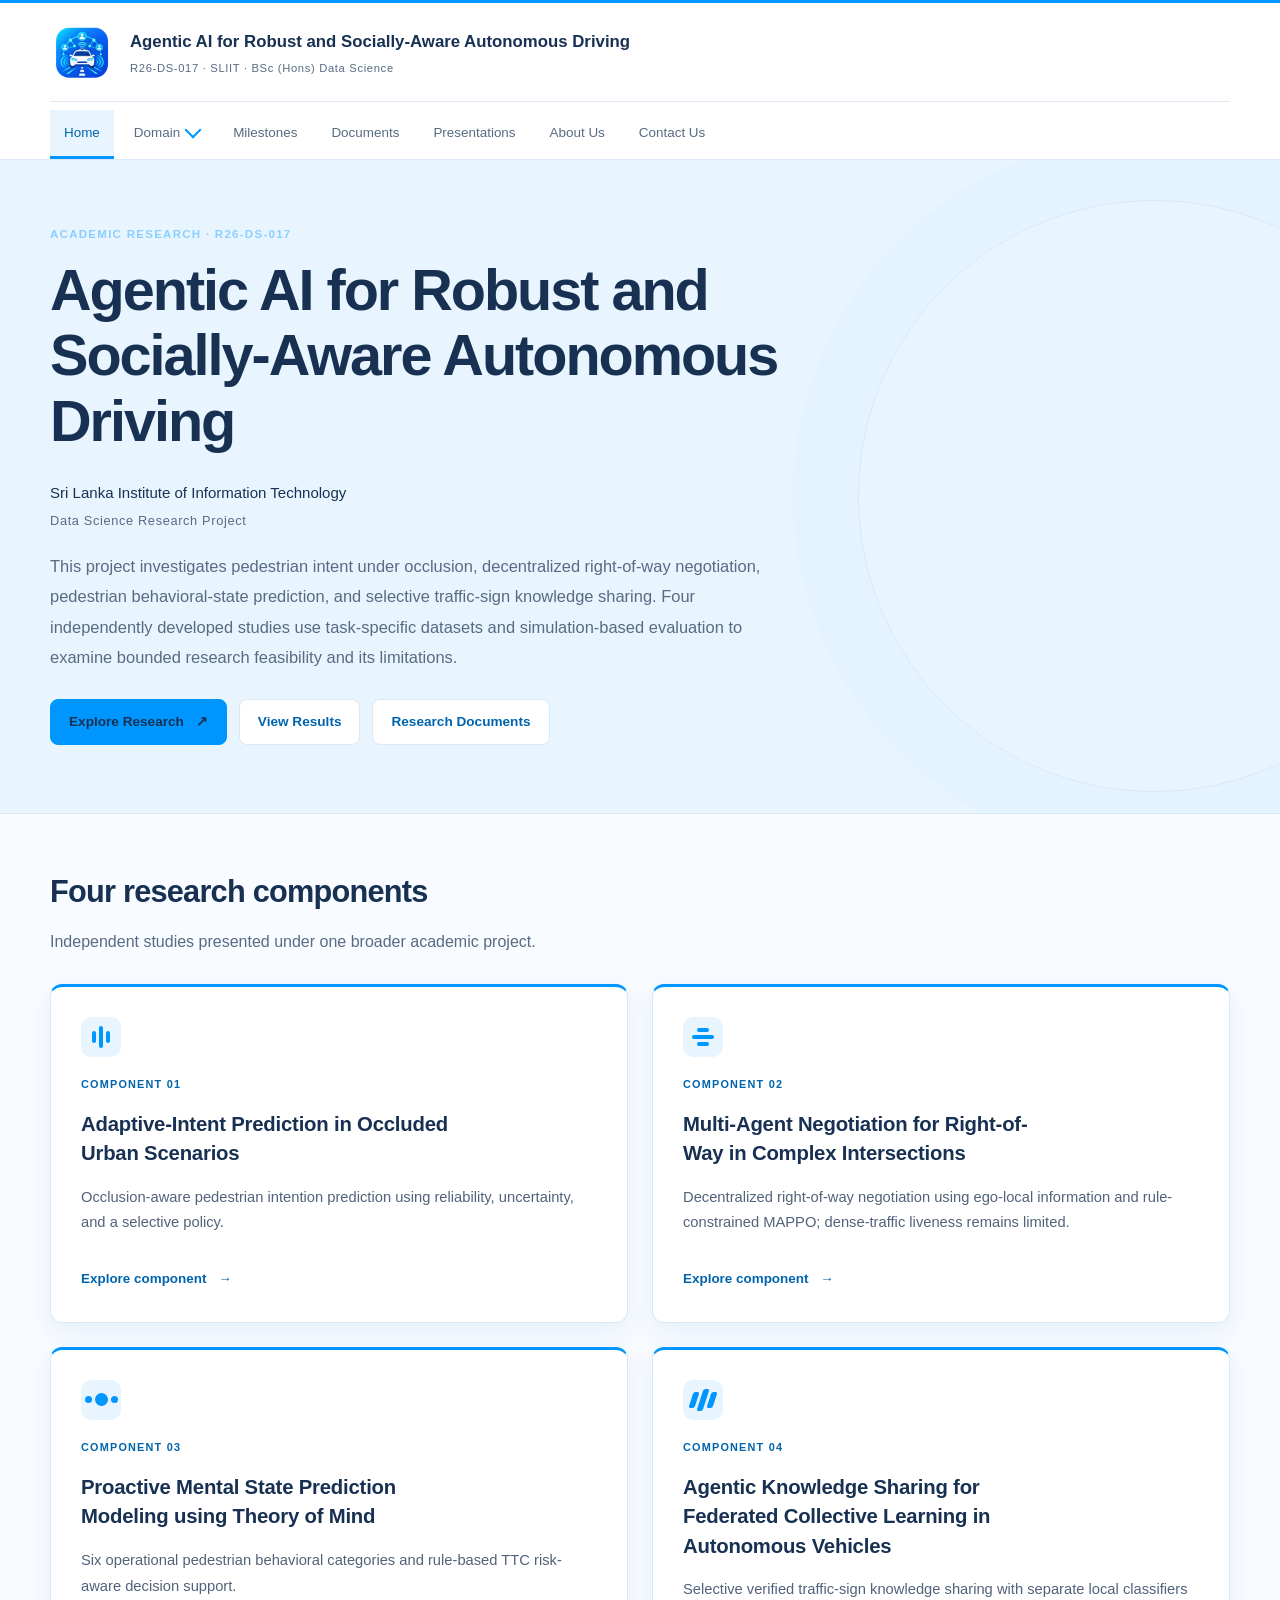
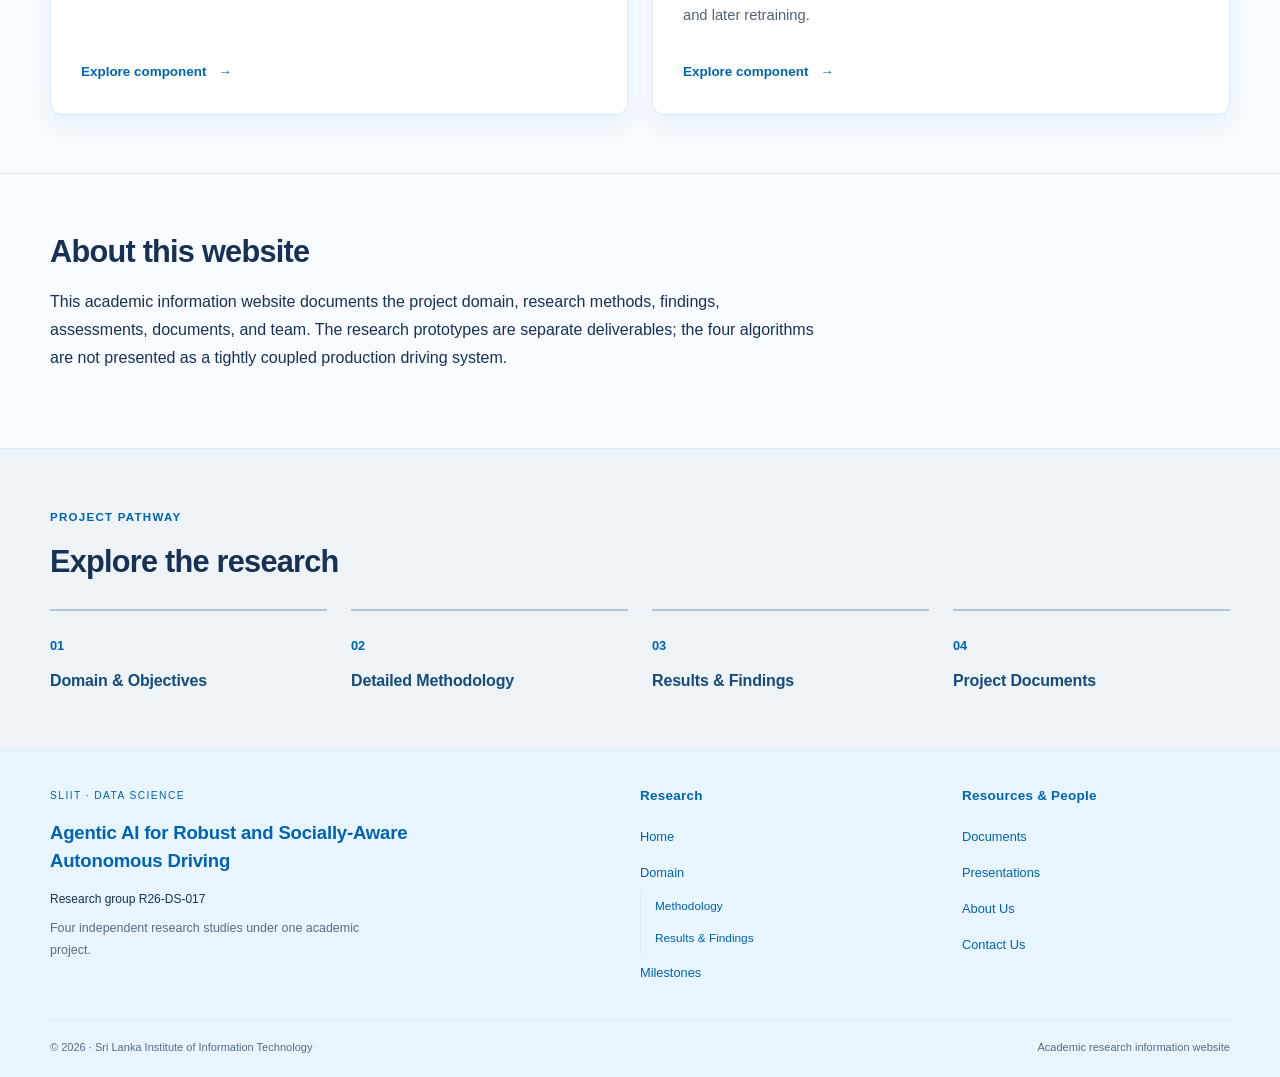
<file: index.html>
<!doctype html>
<html lang="en">
  <head>
    <meta charset="utf-8">
    <meta name="viewport" content="width=device-width, initial-scale=1">
    <meta
      name="description"
      content="Home — Agentic AI for Robust and Socially-Aware Autonomous Driving. SLIIT Data Science group R26-DS-017."
    >
    <title>Home | Agentic AI for Robust and Socially-Aware Autonomous Driving</title>
    <link rel="stylesheet" href="css/style.css">
  </head>
  <body>
    <a class="skip-link" href="#main">Skip to content</a>

    <header class="site-header">
      <div class="container nav-wrap">
        <a class="brand" href="index.html">
          <img
            class="site-logo"
            src="assets/logo/socialmind_logo.png"
            alt="Socialmind Drive research project logo"
            width="64"
            height="64"
          >
          <span class="brand-copy">
            Agentic AI for Robust and Socially-Aware Autonomous Driving<small>R26-DS-017 · SLIIT · BSc (Hons)
            Data Science</small>
          </span>
        </a>
        <nav class="nav desktop-nav" aria-label="Main navigation">
          <a href="index.html" class="active" aria-current="page">Home</a>
          <details class="domain-menu">
            <summary>Domain <span class="nav-chevron" aria-hidden="true"></span></summary>
            <div class="domain-submenu">
              <a href="domain.html">Research Domain</a>
              <a href="methodology.html">Detailed Methodology</a>
              <a href="results.html">Results &amp; Findings</a>
            </div>
          </details>
          <a href="milestones.html">Milestones</a>
          <a href="documents.html">Documents</a>
          <a href="presentations.html">Presentations</a>
          <a href="about.html">About Us</a>
          <a href="contact.html">Contact Us</a>
        </nav>
        <details class="mobile-menu">
          <summary>Menu <span aria-hidden="true" class="menu-icon"></span></summary>
          <nav class="nav mobile-nav" aria-label="Mobile navigation">
            <a href="index.html" class="active" aria-current="page">Home</a>
            <details class="domain-menu">
              <summary>Domain <span class="nav-chevron" aria-hidden="true"></span></summary>
              <div class="domain-submenu">
                <a href="domain.html">Research Domain</a>
                <a href="methodology.html">Detailed Methodology</a>
                <a href="results.html">Results &amp; Findings</a>
              </div>
            </details>
            <a href="milestones.html">Milestones</a>
            <a href="documents.html">Documents</a>
            <a href="presentations.html">Presentations</a>
            <a href="about.html">About Us</a>
            <a href="contact.html">Contact Us</a>
          </nav>
        </details>
      </div>
    </header>

    <main id="main">
      <section class="hero">
        <div class="container">
          <div class="eyebrow">Academic Research · R26-DS-017</div>
          <h1>Agentic AI for Robust and Socially-Aware Autonomous Driving</h1>
          <p class="project-affiliation">
            Sri Lanka Institute of Information Technology<br><span>Data Science Research Project</span>
          </p>
          <p class="lead">
            This project investigates pedestrian intent under occlusion, decentralized right-of-way negotiation,
            pedestrian behavioral-state prediction, and selective traffic-sign knowledge sharing. Four
            independently developed studies use task-specific datasets and simulation-based evaluation to examine
            bounded research feasibility and its limitations.
          </p>
          <div class="actions">
            <a class="btn btn-primary" href="domain.html">Explore Research <span aria-hidden="true">↗</span></a>
            <a class="btn btn-outline" href="results.html">View Results</a>
            <a class="btn btn-outline" href="documents.html">Research Documents</a>
          </div>
        </div>
      </section>

      <section class="section">
        <div class="container">
          <div class="section-head">
            <h2>Four research components</h2>
            <p>Independent studies presented under one broader academic project.</p>
          </div>
          <div class="grid grid-2">
            <article class="card component-card">
              <span class="component-symbol symbol-1" aria-hidden="true"><i></i><i></i><i></i></span>
              <div class="kicker">Component 01</div>
              <h3>Adaptive-Intent Prediction in Occluded Urban Scenarios</h3>
              <p>
                Occlusion-aware pedestrian intention prediction using reliability, uncertainty, and a selective
                policy.
              </p>
              <p class="component-explore">
                <a class="text-action" href="methodology.html#component-1">Explore component <span
                aria-hidden="true">→</span></a>
              </p>
            </article>
            <article class="card component-card">
              <span class="component-symbol symbol-2" aria-hidden="true"><i></i><i></i><i></i></span>
              <div class="kicker">Component 02</div>
              <h3>Multi-Agent Negotiation for Right-of-Way in Complex Intersections</h3>
              <p>
                Decentralized right-of-way negotiation using ego-local information and rule-constrained MAPPO;
                dense-traffic liveness remains limited.
              </p>
              <p class="component-explore">
                <a class="text-action" href="methodology.html#component-2">Explore component <span
                aria-hidden="true">→</span></a>
              </p>
            </article>
            <article class="card component-card">
              <span class="component-symbol symbol-3" aria-hidden="true"><i></i><i></i><i></i></span>
              <div class="kicker">Component 03</div>
              <h3>Proactive Mental State Prediction Modeling using Theory of Mind</h3>
              <p>Six operational pedestrian behavioral categories and rule-based TTC risk-aware decision support.</p>
              <p class="component-explore">
                <a class="text-action" href="methodology.html#component-3">Explore component <span
                aria-hidden="true">→</span></a>
              </p>
            </article>
            <article class="card component-card">
              <span class="component-symbol symbol-4" aria-hidden="true"><i></i><i></i><i></i></span>
              <div class="kicker">Component 04</div>
              <h3>Agentic Knowledge Sharing for Federated Collective Learning in Autonomous Vehicles</h3>
              <p>
                Selective verified traffic-sign knowledge sharing with separate local classifiers and later
                retraining.
              </p>
              <p class="component-explore">
                <a class="text-action" href="methodology.html#component-4">Explore component <span
                aria-hidden="true">→</span></a>
              </p>
            </article>
          </div>
        </div>
      </section>

      <section class="section">
        <div class="container">
          <div class="reading-width">
            <h2>About this website</h2>
            <p>
              This academic information website documents the project domain, research methods, findings,
              assessments, documents, and team. The research prototypes are separate deliverables; the four
              algorithms are not presented as a tightly coupled production driving system.
            </p>
          </div>
        </div>
      </section>

      <section class="section pathway-section">
        <div class="container">
          <div class="section-head">
            <div class="eyebrow">Project pathway</div>
            <h2>Explore the research</h2>
          </div>
          <ol class="project-pathway">
            <li>
              <span>01</span>
              <h3><a href="domain.html">Domain &amp; Objectives</a></h3>
            </li>
            <li>
              <span>02</span>
              <h3><a href="methodology.html">Detailed Methodology</a></h3>
            </li>
            <li>
              <span>03</span>
              <h3><a href="results.html">Results &amp; Findings</a></h3>
            </li>
            <li>
              <span>04</span>
              <h3><a href="documents.html">Project Documents</a></h3>
            </li>
          </ol>
        </div>
      </section>
    </main>

    <footer class="footer">
      <div class="container">
        <div class="footer-grid">
          <div class="footer-project">
            <div class="footer-eyebrow">SLIIT · Data Science</div>
            <h2>Agentic AI for Robust and Socially-Aware Autonomous Driving</h2>
            <p class="footer-group">Research group R26-DS-017</p>
            <p>Four independent research studies under one academic project.</p>
          </div>
          <div>
            <h2>Research</h2>
            <ul>
              <li><a href="index.html">Home</a></li>
              <li>
                <a href="domain.html">Domain</a>
                <ul class="footer-subnav">
                  <li><a href="methodology.html">Methodology</a></li>
                  <li><a href="results.html">Results &amp; Findings</a></li>
                </ul>
              </li>
              <li><a href="milestones.html">Milestones</a></li>
            </ul>
          </div>
          <div>
            <h2>Resources &amp; People</h2>
            <ul>
              <li><a href="documents.html">Documents</a></li>
              <li><a href="presentations.html">Presentations</a></li>
              <li><a href="about.html">About Us</a></li>
              <li><a href="contact.html">Contact Us</a></li>
            </ul>
          </div>
        </div>
        <div class="footer-bottom">
          <span>© 2026 · Sri Lanka Institute of Information Technology</span>
          <span>Academic research information website</span>
        </div>
      </div>
    </footer>
  </body>
</html>
</file>
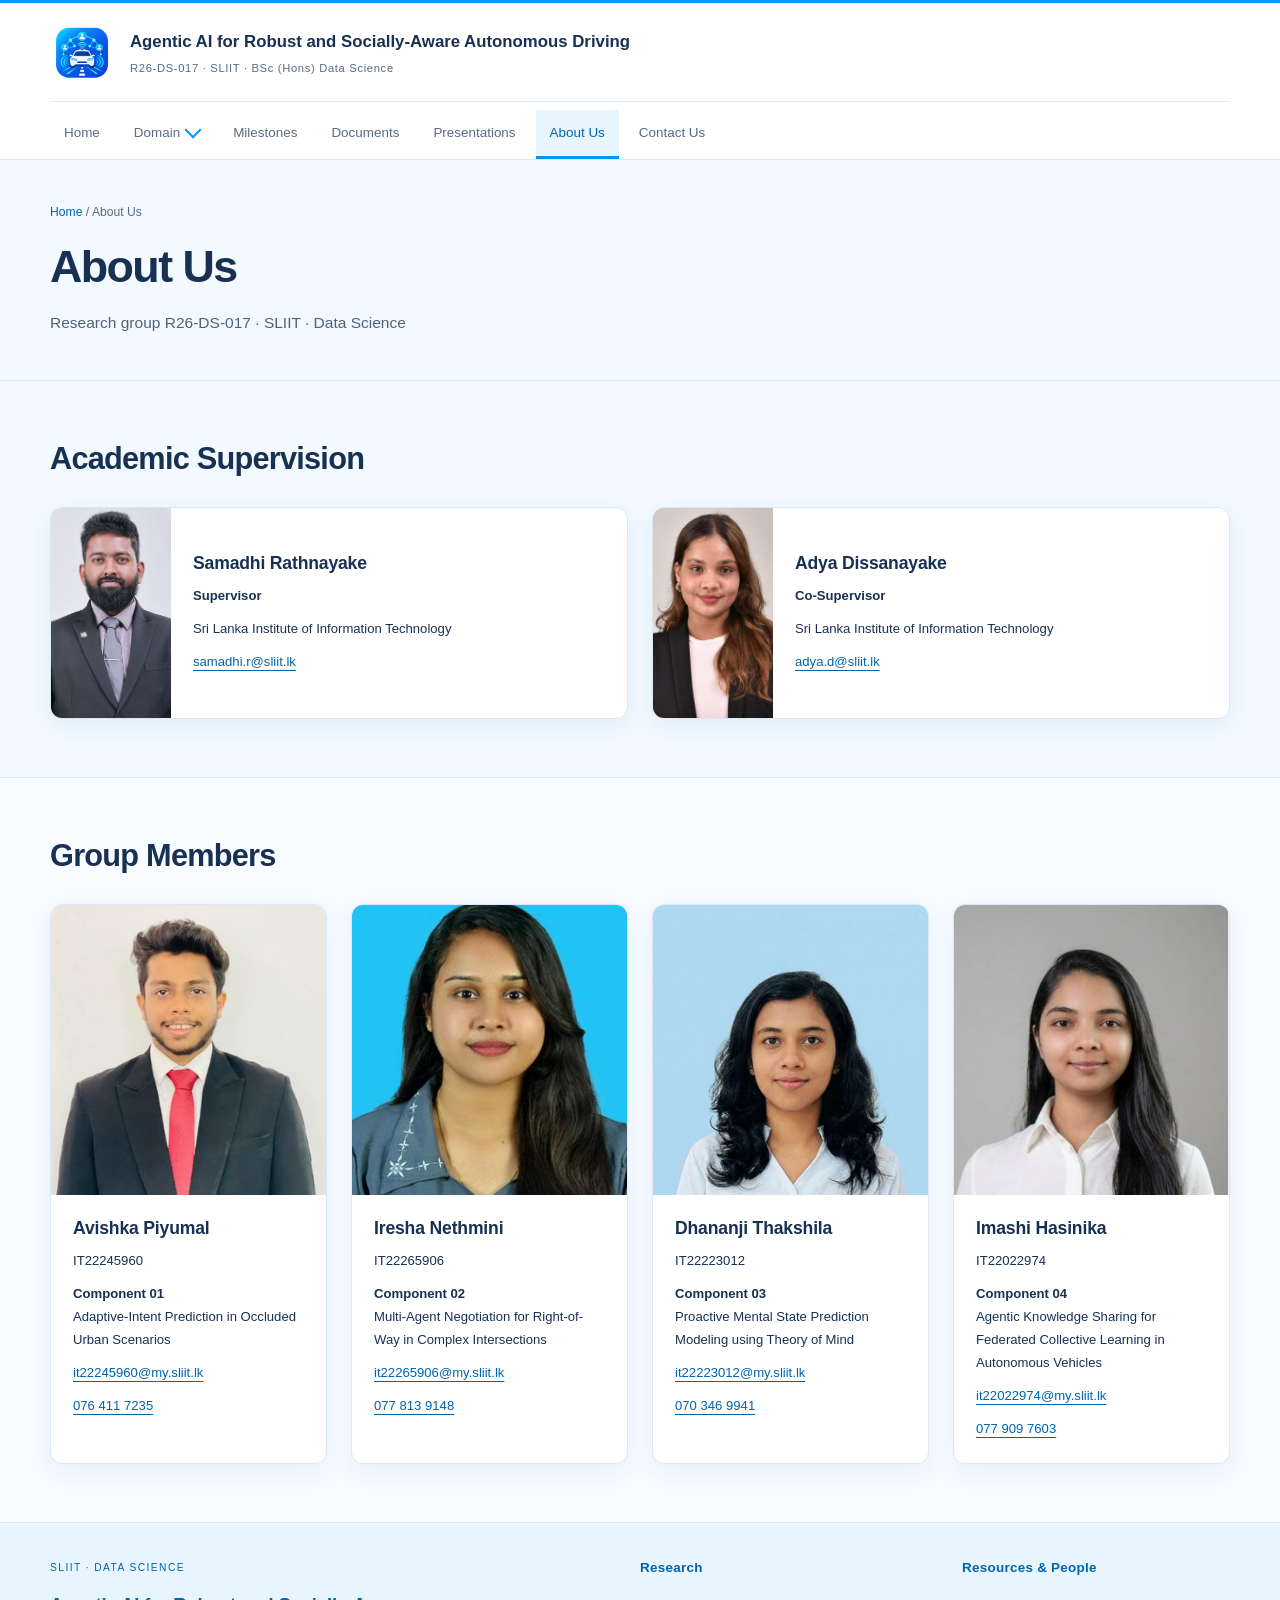
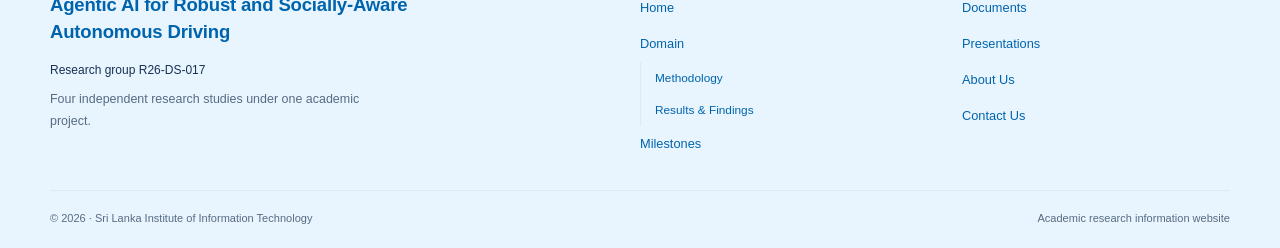
<file: about.html>
<!doctype html>
<html lang="en">
  <head>
    <meta charset="utf-8">
    <meta name="viewport" content="width=device-width, initial-scale=1">
    <meta
      name="description"
      content="About Us — Agentic AI for Robust and Socially-Aware Autonomous Driving. SLIIT Data Science group R26-DS-017."
    >
    <title>About Us | Agentic AI for Robust and Socially-Aware Autonomous Driving</title>
    <link rel="stylesheet" href="css/style.css">
  </head>
  <body>
    <a class="skip-link" href="#main">Skip to content</a>

    <header class="site-header">
      <div class="container nav-wrap">
        <a class="brand" href="index.html">
          <img
            class="site-logo"
            src="assets/logo/socialmind_logo.png"
            alt="Socialmind Drive research project logo"
            width="64"
            height="64"
          >
          <span class="brand-copy">
            Agentic AI for Robust and Socially-Aware Autonomous Driving<small>R26-DS-017 · SLIIT · BSc (Hons)
            Data Science</small>
          </span>
        </a>
        <nav class="nav desktop-nav" aria-label="Main navigation">
          <a href="index.html">Home</a>
          <details class="domain-menu">
            <summary>Domain <span class="nav-chevron" aria-hidden="true"></span></summary>
            <div class="domain-submenu">
              <a href="domain.html">Research Domain</a>
              <a href="methodology.html">Detailed Methodology</a>
              <a href="results.html">Results &amp; Findings</a>
            </div>
          </details>
          <a href="milestones.html">Milestones</a>
          <a href="documents.html">Documents</a>
          <a href="presentations.html">Presentations</a>
          <a href="about.html" class="active" aria-current="page">About Us</a>
          <a href="contact.html">Contact Us</a>
        </nav>
        <details class="mobile-menu">
          <summary>Menu <span aria-hidden="true" class="menu-icon"></span></summary>
          <nav class="nav mobile-nav" aria-label="Mobile navigation">
            <a href="index.html">Home</a>
            <details class="domain-menu">
              <summary>Domain <span class="nav-chevron" aria-hidden="true"></span></summary>
              <div class="domain-submenu">
                <a href="domain.html">Research Domain</a>
                <a href="methodology.html">Detailed Methodology</a>
                <a href="results.html">Results &amp; Findings</a>
              </div>
            </details>
            <a href="milestones.html">Milestones</a>
            <a href="documents.html">Documents</a>
            <a href="presentations.html">Presentations</a>
            <a href="about.html" class="active" aria-current="page">About Us</a>
            <a href="contact.html">Contact Us</a>
          </nav>
        </details>
      </div>
    </header>

    <main id="main">
      <section class="page-hero">
        <div class="container">
          <div class="breadcrumb">
            <a href="index.html">Home</a>
            / About Us
          </div>
          <h1>About Us</h1>
          <p>Research group R26-DS-017 · SLIIT · Data Science</p>
        </div>
      </section>

      <section class="section supervision-section">
        <div class="container">
          <div class="section-head">
            <h2>Academic Supervision</h2>
          </div>
          <div class="grid grid-2">
            <article class="person supervisor">
              <img
                class="portrait"
                src="assets/images/samadhi_rathnayake.jpg"
                alt="Portrait of Samadhi Rathnayake, Supervisor"
                width="400"
                height="460"
                loading="lazy"
              >
              <div class="person-body">
                <h3>Samadhi Rathnayake</h3>
                <p><strong>Supervisor</strong></p>
                <p>Sri Lanka Institute of Information Technology</p>
                <p><a href="mailto:samadhi.r@sliit.lk">samadhi.r@sliit.lk</a></p>
              </div>
            </article>
            <article class="person supervisor">
              <img
                class="portrait"
                src="assets/images/adya_dissanayake.jpg"
                alt="Portrait of Adya Dissanayake, Co-Supervisor"
                width="400"
                height="460"
                loading="lazy"
              >
              <div class="person-body">
                <h3>Adya Dissanayake</h3>
                <p><strong>Co-Supervisor</strong></p>
                <p>Sri Lanka Institute of Information Technology</p>
                <p><a href="mailto:adya.d@sliit.lk">adya.d@sliit.lk</a></p>
              </div>
            </article>
          </div>
        </div>
      </section>

      <section class="section">
        <div class="container">
          <div class="section-head">
            <h2>Group Members</h2>
          </div>
          <div class="grid grid-4">
            <article class="person">
              <img
                class="portrait"
                src="assets/images/avishka_piyumal.jpg"
                alt="Portrait of Avishka Piyumal"
                width="400"
                height="460"
                loading="lazy"
              >
              <div class="person-body">
                <h3>Avishka Piyumal</h3>
                <p>IT22245960</p>
                <p><strong>Component 01</strong><br>Adaptive-Intent Prediction in Occluded Urban Scenarios</p>
                <p><a href="mailto:it22245960@my.sliit.lk">it22245960@my.sliit.lk</a></p>
                <p><a href="tel:+94764117235">076 411 7235</a></p>
              </div>
            </article>
            <article class="person">
              <img
                class="portrait"
                src="assets/images/iresha_nethmini.jpg"
                alt="Portrait of Iresha Nethmini"
                width="400"
                height="460"
                loading="lazy"
              >
              <div class="person-body">
                <h3>Iresha Nethmini</h3>
                <p>IT22265906</p>
                <p>
                  <strong>Component 02</strong><br>Multi-Agent Negotiation for Right-of-Way in Complex Intersections
                </p>
                <p><a href="mailto:it22265906@my.sliit.lk">it22265906@my.sliit.lk</a></p>
                <p><a href="tel:+94778139148">077 813 9148</a></p>
              </div>
            </article>
            <article class="person">
              <img
                class="portrait"
                src="assets/images/dhananji_thakshila.jpg"
                alt="Portrait of Dhananji Thakshila"
                width="400"
                height="460"
                loading="lazy"
              >
              <div class="person-body">
                <h3>Dhananji Thakshila</h3>
                <p>IT22223012</p>
                <p><strong>Component 03</strong><br>Proactive Mental State Prediction Modeling using Theory of Mind</p>
                <p><a href="mailto:it22223012@my.sliit.lk">it22223012@my.sliit.lk</a></p>
                <p><a href="tel:+94703469941">070 346 9941</a></p>
              </div>
            </article>
            <article class="person">
              <img
                class="portrait"
                src="assets/images/imashi_hasinika.jpg"
                alt="Portrait of Imashi Hasinika"
                width="400"
                height="460"
                loading="lazy"
              >
              <div class="person-body">
                <h3>Imashi Hasinika</h3>
                <p>IT22022974</p>
                <p>
                  <strong>Component 04</strong><br>Agentic Knowledge Sharing for Federated Collective Learning in
                  Autonomous Vehicles
                </p>
                <p><a href="mailto:it22022974@my.sliit.lk">it22022974@my.sliit.lk</a></p>
                <p><a href="tel:+94779097603">077 909 7603</a></p>
              </div>
            </article>
          </div>
        </div>
      </section>
    </main>

    <footer class="footer">
      <div class="container">
        <div class="footer-grid">
          <div class="footer-project">
            <div class="footer-eyebrow">SLIIT · Data Science</div>
            <h2>Agentic AI for Robust and Socially-Aware Autonomous Driving</h2>
            <p class="footer-group">Research group R26-DS-017</p>
            <p>Four independent research studies under one academic project.</p>
          </div>
          <div>
            <h2>Research</h2>
            <ul>
              <li><a href="index.html">Home</a></li>
              <li>
                <a href="domain.html">Domain</a>
                <ul class="footer-subnav">
                  <li><a href="methodology.html">Methodology</a></li>
                  <li><a href="results.html">Results &amp; Findings</a></li>
                </ul>
              </li>
              <li><a href="milestones.html">Milestones</a></li>
            </ul>
          </div>
          <div>
            <h2>Resources &amp; People</h2>
            <ul>
              <li><a href="documents.html">Documents</a></li>
              <li><a href="presentations.html">Presentations</a></li>
              <li><a href="about.html">About Us</a></li>
              <li><a href="contact.html">Contact Us</a></li>
            </ul>
          </div>
        </div>
        <div class="footer-bottom">
          <span>© 2026 · Sri Lanka Institute of Information Technology</span>
          <span>Academic research information website</span>
        </div>
      </div>
    </footer>
  </body>
</html>
</file>
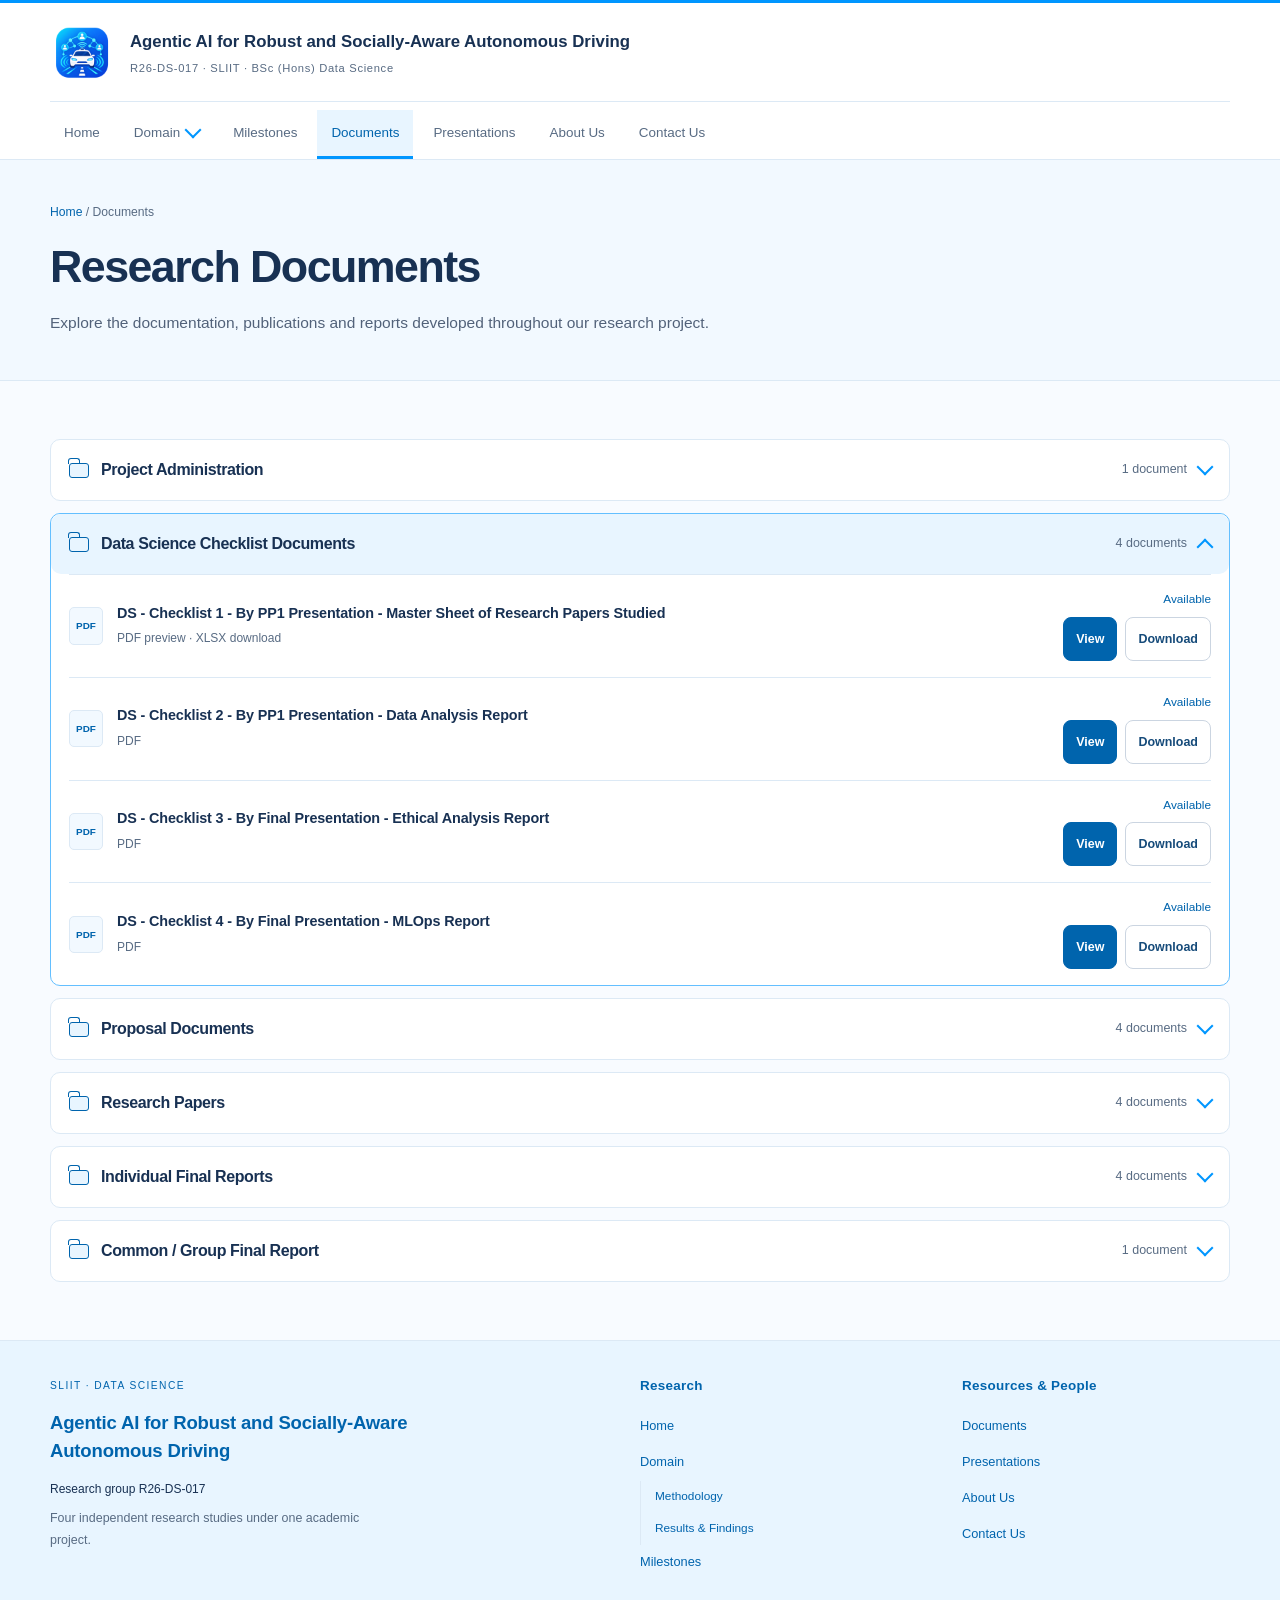
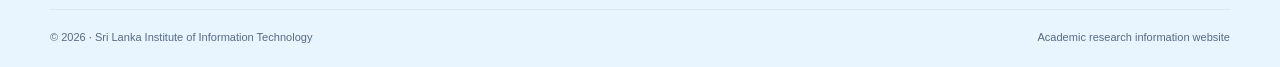
<file: documents.html>
<!doctype html>
<html lang="en">
  <head>
    <meta charset="utf-8">
    <meta name="viewport" content="width=device-width, initial-scale=1">
    <meta
      name="description"
      content="Documents — Agentic AI for Robust and Socially-Aware Autonomous Driving. SLIIT Data Science group R26-DS-017."
    >
    <title>Documents | Agentic AI for Robust and Socially-Aware Autonomous Driving</title>
    <link rel="stylesheet" href="css/style.css">
  </head>
  <body>
    <a class="skip-link" href="#main">Skip to content</a>

    <header class="site-header">
      <div class="container nav-wrap">
        <a class="brand" href="index.html">
          <img
            class="site-logo"
            src="assets/logo/socialmind_logo.png"
            alt="Socialmind Drive research project logo"
            width="64"
            height="64"
          >
          <span class="brand-copy">
            Agentic AI for Robust and Socially-Aware Autonomous Driving<small>R26-DS-017 · SLIIT · BSc (Hons)
            Data Science</small>
          </span>
        </a>
        <nav class="nav desktop-nav" aria-label="Main navigation">
          <a href="index.html">Home</a>
          <details class="domain-menu">
            <summary>Domain <span class="nav-chevron" aria-hidden="true"></span></summary>
            <div class="domain-submenu">
              <a href="domain.html">Research Domain</a>
              <a href="methodology.html">Detailed Methodology</a>
              <a href="results.html">Results &amp; Findings</a>
            </div>
          </details>
          <a href="milestones.html">Milestones</a>
          <a href="documents.html" class="active" aria-current="page">Documents</a>
          <a href="presentations.html">Presentations</a>
          <a href="about.html">About Us</a>
          <a href="contact.html">Contact Us</a>
        </nav>
        <details class="mobile-menu">
          <summary>Menu <span aria-hidden="true" class="menu-icon"></span></summary>
          <nav class="nav mobile-nav" aria-label="Mobile navigation">
            <a href="index.html">Home</a>
            <details class="domain-menu">
              <summary>Domain <span class="nav-chevron" aria-hidden="true"></span></summary>
              <div class="domain-submenu">
                <a href="domain.html">Research Domain</a>
                <a href="methodology.html">Detailed Methodology</a>
                <a href="results.html">Results &amp; Findings</a>
              </div>
            </details>
            <a href="milestones.html">Milestones</a>
            <a href="documents.html" class="active" aria-current="page">Documents</a>
            <a href="presentations.html">Presentations</a>
            <a href="about.html">About Us</a>
            <a href="contact.html">Contact Us</a>
          </nav>
        </details>
      </div>
    </header>

    <main id="main">
      <section class="page-hero">
        <div class="container">
          <div class="breadcrumb">
            <a href="index.html">Home</a>
            / Documents
          </div>
          <h1>Research Documents</h1>
          <p>Explore the documentation, publications and reports developed throughout our research project.</p>
        </div>
      </section>

      <section class="section">
        <div class="container document-library">
          <details class="document-category" id="administration">
            <summary>
              <span class="folder-icon" aria-hidden="true"></span>
              <h2>Project Administration</h2>
              <span class="document-count">1 document</span>
              <span class="category-chevron" aria-hidden="true"></span>
            </summary>
            <div class="document-rows">
              <article class="document-row" id="topic">
                <span class="document-file-icon" aria-hidden="true">PDF</span>
                <div class="document-copy">
                  <h3>Topic Approval / Assessment (TAF)</h3>
                </div>
                <div class="document-actions">
                  <span class="document-status">Available</span>
                  <a class="btn"
                    href="resources/topic  assessment/topic  assessment.pdf"
                    target="_blank" rel="noopener noreferrer"
                    aria-label="View Topic Approval / Assessment (TAF)">View</a>
                  <a class="btn btn-outline"
                    href="resources/topic  assessment/topic  assessment.pdf"
                    download
                    aria-label="Download Topic Approval / Assessment (TAF)">Download</a>
                </div>
              </article>
            </div>
          </details>
          <details class="document-category" id="checklists" open>
            <summary>
              <span class="folder-icon" aria-hidden="true"></span>
              <h2>Data Science Checklist Documents</h2>
              <span class="document-count">4 documents</span>
              <span class="category-chevron" aria-hidden="true"></span>
            </summary>
            <div class="document-rows">
              <article class="document-row" id="checklist1">
                <span class="document-file-icon" aria-hidden="true">PDF</span>
                <div class="document-copy">
                  <h3>DS - Checklist 1 - By PP1 Presentation - Master Sheet of Research Papers Studied</h3>
                  <p class="document-metadata">PDF preview · XLSX download</p>
                </div>
                <div class="document-actions">
                  <span class="document-status">Available</span>
                  <a class="btn"
                    href="resources/checklists/research-literature-master-sheet.pdf"
                    target="_blank" rel="noopener noreferrer"
                    aria-label="View DS - Checklist 1 - By PP1 Presentation - Master Sheet of Research Papers Studied (PDF)">View</a>
                  <a class="btn btn-outline"
                    href="resources/checklists/research-literature-master-sheet.xlsx"
                    download
                    aria-label="Download DS - Checklist 1 - By PP1 Presentation - Master Sheet of Research Papers Studied (XLSX)">Download</a>
                </div>
              </article>
              <article class="document-row" id="checklist2">
                <span class="document-file-icon" aria-hidden="true">PDF</span>
                <div class="document-copy">
                  <h3>DS - Checklist 2 - By PP1 Presentation - Data Analysis Report</h3>
                  <p class="document-metadata">PDF</p>
                </div>
                <div class="document-actions">
                  <span class="document-status">Available</span>
                  <a class="btn"
                    href="resources/checklists/data-analysis-report.pdf"
                    target="_blank" rel="noopener noreferrer"
                    aria-label="View DS - Checklist 2 - By PP1 Presentation - Data Analysis Report">View</a>
                  <a class="btn btn-outline"
                    href="resources/checklists/data-analysis-report.pdf"
                    download
                    aria-label="Download DS - Checklist 2 - By PP1 Presentation - Data Analysis Report">Download</a>
                </div>
              </article>
              <article class="document-row" id="checklist3">
                <span class="document-file-icon" aria-hidden="true">PDF</span>
                <div class="document-copy">
                  <h3>DS - Checklist 3 - By Final Presentation - Ethical Analysis Report</h3>
                  <p class="document-metadata">PDF</p>
                </div>
                <div class="document-actions">
                  <span class="document-status">Available</span>
                  <a class="btn"
                    href="resources/checklists/ethical-analysis-template.pdf"
                    target="_blank" rel="noopener noreferrer"
                    aria-label="View DS - Checklist 3 - By Final Presentation - Ethical Analysis Report">View</a>
                  <a class="btn btn-outline"
                    href="resources/checklists/ethical-analysis-template.pdf"
                    download
                    aria-label="Download DS - Checklist 3 - By Final Presentation - Ethical Analysis Report">Download</a>
                </div>
              </article>
              <article class="document-row" id="checklist4">
                <span class="document-file-icon" aria-hidden="true">PDF</span>
                <div class="document-copy">
                  <h3>DS - Checklist 4 - By Final Presentation - MLOps Report</h3>
                  <p class="document-metadata">PDF</p>
                </div>
                <div class="document-actions">
                  <span class="document-status">Available</span>
                  <a class="btn"
                    href="resources/checklists/mlops-template.pdf"
                    target="_blank" rel="noopener noreferrer"
                    aria-label="View DS - Checklist 4 - By Final Presentation - MLOps Report">View</a>
                  <a class="btn btn-outline"
                    href="resources/checklists/mlops-template.pdf"
                    download
                    aria-label="Download DS - Checklist 4 - By Final Presentation - MLOps Report">Download</a>
                </div>
              </article>
            </div>
          </details>
          <details class="document-category" id="proposals">
            <summary>
              <span class="folder-icon" aria-hidden="true"></span>
              <h2>Proposal Documents</h2>
              <span class="document-count">4 documents</span>
              <span class="category-chevron" aria-hidden="true"></span>
            </summary>
            <div class="document-rows">
              <article class="document-row" id="proposal1">
                <span class="document-file-icon" aria-hidden="true">PDF</span>
                <div class="document-copy">
                  <h3>Project Proposal · Avishka Piyumal</h3>
                  <p class="document-metadata">PDF</p>
                </div>
                <div class="document-actions">
                  <span class="document-status">Available</span>
                  <a class="btn"
                    href="resources/proposals/avishka-proposal.pdf"
                    target="_blank" rel="noopener noreferrer"
                    aria-label="View Project Proposal · Avishka Piyumal">View</a>
                  <a class="btn btn-outline"
                    href="resources/proposals/avishka-proposal.pdf"
                    download
                    aria-label="Download Project Proposal · Avishka Piyumal">Download</a>
                </div>
              </article>
              <article class="document-row" id="proposal2">
                <span class="document-file-icon" aria-hidden="true">PDF</span>
                <div class="document-copy">
                  <h3>Project Proposal · Iresha Nethmini</h3>
                  <p class="document-metadata">PDF</p>
                </div>
                <div class="document-actions">
                  <span class="document-status">Available</span>
                  <a class="btn"
                    href="resources/proposals/iresha-proposal.pdf"
                    target="_blank" rel="noopener noreferrer"
                    aria-label="View Project Proposal · Iresha Nethmini">View</a>
                  <a class="btn btn-outline"
                    href="resources/proposals/iresha-proposal.pdf"
                    download
                    aria-label="Download Project Proposal · Iresha Nethmini">Download</a>
                </div>
              </article>
              <article class="document-row" id="proposal3">
                <span class="document-file-icon" aria-hidden="true">PDF</span>
                <div class="document-copy">
                  <h3>Project Proposal · Dhananji Thakshila</h3>
                  <p class="document-metadata">PDF</p>
                </div>
                <div class="document-actions">
                  <span class="document-status">Available</span>
                  <a class="btn"
                    href="resources/proposals/dhananji-proposal.pdf"
                    target="_blank" rel="noopener noreferrer"
                    aria-label="View Project Proposal · Dhananji Thakshila">View</a>
                  <a class="btn btn-outline"
                    href="resources/proposals/dhananji-proposal.pdf"
                    download
                    aria-label="Download Project Proposal · Dhananji Thakshila">Download</a>
                </div>
              </article>
              <article class="document-row" id="proposal4">
                <span class="document-file-icon" aria-hidden="true">PDF</span>
                <div class="document-copy">
                  <h3>Project Proposal · Imashi Hasinika</h3>
                  <p class="document-metadata">PDF</p>
                </div>
                <div class="document-actions">
                  <span class="document-status">Available</span>
                  <a class="btn"
                    href="resources/proposals/imashi-proposal.pdf"
                    target="_blank" rel="noopener noreferrer"
                    aria-label="View Project Proposal · Imashi Hasinika">View</a>
                  <a class="btn btn-outline"
                    href="resources/proposals/imashi-proposal.pdf"
                    download
                    aria-label="Download Project Proposal · Imashi Hasinika">Download</a>
                </div>
              </article>
            </div>
          </details>
          <details class="document-category" id="research-papers">
            <summary>
              <span class="folder-icon" aria-hidden="true"></span>
              <h2>Research Papers</h2>
              <span class="document-count">4 documents</span>
              <span class="category-chevron" aria-hidden="true"></span>
            </summary>
            <div class="document-rows">
              <article class="document-row" id="paper1">
                <span class="document-file-icon" aria-hidden="true">PDF</span>
                <div class="document-copy">
                  <h3>Component 01 Research Paper</h3>
                  <p class="document-metadata">PDF</p>
                </div>
                <div class="document-actions">
                  <span class="document-status">Available</span>
                  <a class="btn"
                    href="resources/research-papers/component-1-paper.pdf"
                    target="_blank" rel="noopener noreferrer"
                    aria-label="View Component 01 Research Paper">View</a>
                  <a class="btn btn-outline"
                    href="resources/research-papers/component-1-paper.pdf"
                    download
                    aria-label="Download Component 01 Research Paper">Download</a>
                </div>
              </article>
              <article class="document-row" id="paper2">
                <span class="document-file-icon" aria-hidden="true">PDF</span>
                <div class="document-copy">
                  <h3>Component 02 Research Paper</h3>
                  <p class="document-metadata">PDF</p>
                  <p class="document-metadata">Earlier paper; final-thesis evidence takes precedence.</p>
                </div>
                <div class="document-actions">
                  <span class="document-status">Available</span>
                  <a class="btn"
                    href="resources/research-papers/component-2-paper.pdf"
                    target="_blank" rel="noopener noreferrer"
                    aria-label="View Component 02 Research Paper">View</a>
                  <a class="btn btn-outline"
                    href="resources/research-papers/component-2-paper.pdf"
                    download
                    aria-label="Download Component 02 Research Paper">Download</a>
                </div>
              </article>
              <article class="document-row" id="paper3">
                <span class="document-file-icon" aria-hidden="true">PDF</span>
                <div class="document-copy">
                  <h3>Component 03 Research Paper</h3>
                  <p class="document-metadata">PDF</p>
                  <p class="document-metadata">Earlier paper; final-thesis evidence takes precedence.</p>
                </div>
                <div class="document-actions">
                  <span class="document-status">Available</span>
                  <a class="btn"
                    href="resources/research-papers/component-3-paper.pdf"
                    target="_blank" rel="noopener noreferrer"
                    aria-label="View Component 03 Research Paper">View</a>
                  <a class="btn btn-outline"
                    href="resources/research-papers/component-3-paper.pdf"
                    download
                    aria-label="Download Component 03 Research Paper">Download</a>
                </div>
              </article>
              <article class="document-row" id="paper4">
                <span class="document-file-icon" aria-hidden="true">PDF</span>
                <div class="document-copy">
                  <h3>Component 04 Research Paper</h3>
                  <p class="document-metadata">PDF</p>
                  <p class="document-metadata">Earlier paper; final-thesis evidence takes precedence.</p>
                </div>
                <div class="document-actions">
                  <span class="document-status">Available</span>
                  <a class="btn"
                    href="resources/research-papers/component-4-paper.pdf"
                    target="_blank" rel="noopener noreferrer"
                    aria-label="View Component 04 Research Paper">View</a>
                  <a class="btn btn-outline"
                    href="resources/research-papers/component-4-paper.pdf"
                    download
                    aria-label="Download Component 04 Research Paper">Download</a>
                </div>
              </article>
            </div>
          </details>
          <details class="document-category" id="final-reports">
            <summary>
              <span class="folder-icon" aria-hidden="true"></span>
              <h2>Individual Final Reports</h2>
              <span class="document-count">4 documents</span>
              <span class="category-chevron" aria-hidden="true"></span>
            </summary>
            <div class="document-rows">
              <article class="document-row" id="report1">
                <span class="document-file-icon" aria-hidden="true">PDF</span>
                <div class="document-copy">
                  <h3>Avishka Piyumal · Individual Thesis</h3>
                  <p class="document-metadata">PDF</p>
                </div>
                <div class="document-actions">
                  <span class="document-status">Available</span>
                  <a class="btn"
                    href="resources/final-reports/avishka-individual-thesis.pdf"
                    target="_blank" rel="noopener noreferrer"
                    aria-label="View Avishka Piyumal · Individual Thesis">View</a>
                  <a class="btn btn-outline"
                    href="resources/final-reports/avishka-individual-thesis.pdf"
                    download
                    aria-label="Download Avishka Piyumal · Individual Thesis">Download</a>
                </div>
              </article>
              <article class="document-row" id="report2">
                <span class="document-file-icon" aria-hidden="true">PDF</span>
                <div class="document-copy">
                  <h3>Iresha Nethmini · Individual Thesis</h3>
                  <p class="document-metadata">PDF</p>
                </div>
                <div class="document-actions">
                  <span class="document-status">Available</span>
                  <a class="btn"
                    href="resources/final-reports/iresha-individual-thesis.pdf"
                    target="_blank" rel="noopener noreferrer"
                    aria-label="View Iresha Nethmini · Individual Thesis">View</a>
                  <a class="btn btn-outline"
                    href="resources/final-reports/iresha-individual-thesis.pdf"
                    download
                    aria-label="Download Iresha Nethmini · Individual Thesis">Download</a>
                </div>
              </article>
              <article class="document-row" id="report3">
                <span class="document-file-icon" aria-hidden="true">PDF</span>
                <div class="document-copy">
                  <h3>Dhananji Thakshila · Thesis Draft</h3>
                  <p class="document-metadata">PDF</p>
                </div>
                <div class="document-actions">
                  <span class="document-status">Available</span>
                  <a class="btn"
                    href="resources/final-reports/dhananji-thesis-draft.pdf"
                    target="_blank" rel="noopener noreferrer"
                    aria-label="View Dhananji Thakshila · Thesis Draft">View</a>
                  <a class="btn btn-outline"
                    href="resources/final-reports/dhananji-thesis-draft.pdf"
                    download
                    aria-label="Download Dhananji Thakshila · Thesis Draft">Download</a>
                </div>
              </article>
              <article class="document-row" id="report4">
                <span class="document-file-icon" aria-hidden="true">PDF</span>
                <div class="document-copy">
                  <h3>Imashi Hasinika · Individual Thesis</h3>
                  <p class="document-metadata">PDF</p>
                </div>
                <div class="document-actions">
                  <span class="document-status">Available</span>
                  <a class="btn"
                    href="resources/final-reports/imashi-individual-thesis.pdf"
                    target="_blank" rel="noopener noreferrer"
                    aria-label="View Imashi Hasinika · Individual Thesis">View</a>
                  <a class="btn btn-outline"
                    href="resources/final-reports/imashi-individual-thesis.pdf"
                    download
                    aria-label="Download Imashi Hasinika · Individual Thesis">Download</a>
                </div>
              </article>
            </div>
          </details>
          <details class="document-category" id="group-report">
            <summary>
              <span class="folder-icon" aria-hidden="true"></span>
              <h2>Common / Group Final Report</h2>
              <span class="document-count">1 document</span>
              <span class="category-chevron" aria-hidden="true"></span>
            </summary>
            <div class="document-rows">
              <article class="document-row" id="common">
                <span class="document-file-icon" aria-hidden="true">PDF</span>
                <div class="document-copy">
                  <h3>Common / Group Final Report</h3>
                </div>
                <div class="document-actions">
                  <span class="document-status">Available</span>
                  <a
                    class="btn"
                    href="resources/common  final report/common-report-template.pdf"
                    target="_blank"
                    rel="noopener noreferrer"
                    aria-label="View Common / Group Final Report"
                  >
                    View
                  </a>
                  <a
                    class="btn btn-outline"
                    href="resources/common  final report/common-report-template.pdf"
                    download
                    aria-label="Download Common / Group Final Report"
                  >
                    Download
                  </a>
                </div>
              </article>
            </div>
          </details>
        </div>
      </section>
    </main>

    <footer class="footer">
      <div class="container">
        <div class="footer-grid">
          <div class="footer-project">
            <div class="footer-eyebrow">SLIIT · Data Science</div>
            <h2>Agentic AI for Robust and Socially-Aware Autonomous Driving</h2>
            <p class="footer-group">Research group R26-DS-017</p>
            <p>Four independent research studies under one academic project.</p>
          </div>
          <div>
            <h2>Research</h2>
            <ul>
              <li><a href="index.html">Home</a></li>
              <li>
                <a href="domain.html">Domain</a>
                <ul class="footer-subnav">
                  <li><a href="methodology.html">Methodology</a></li>
                  <li><a href="results.html">Results &amp; Findings</a></li>
                </ul>
              </li>
              <li><a href="milestones.html">Milestones</a></li>
            </ul>
          </div>
          <div>
            <h2>Resources &amp; People</h2>
            <ul>
              <li><a href="documents.html">Documents</a></li>
              <li><a href="presentations.html">Presentations</a></li>
              <li><a href="about.html">About Us</a></li>
              <li><a href="contact.html">Contact Us</a></li>
            </ul>
          </div>
        </div>
        <div class="footer-bottom">
          <span>© 2026 · Sri Lanka Institute of Information Technology</span>
          <span>Academic research information website</span>
        </div>
      </div>
    </footer>
  </body>
</html>
</file>
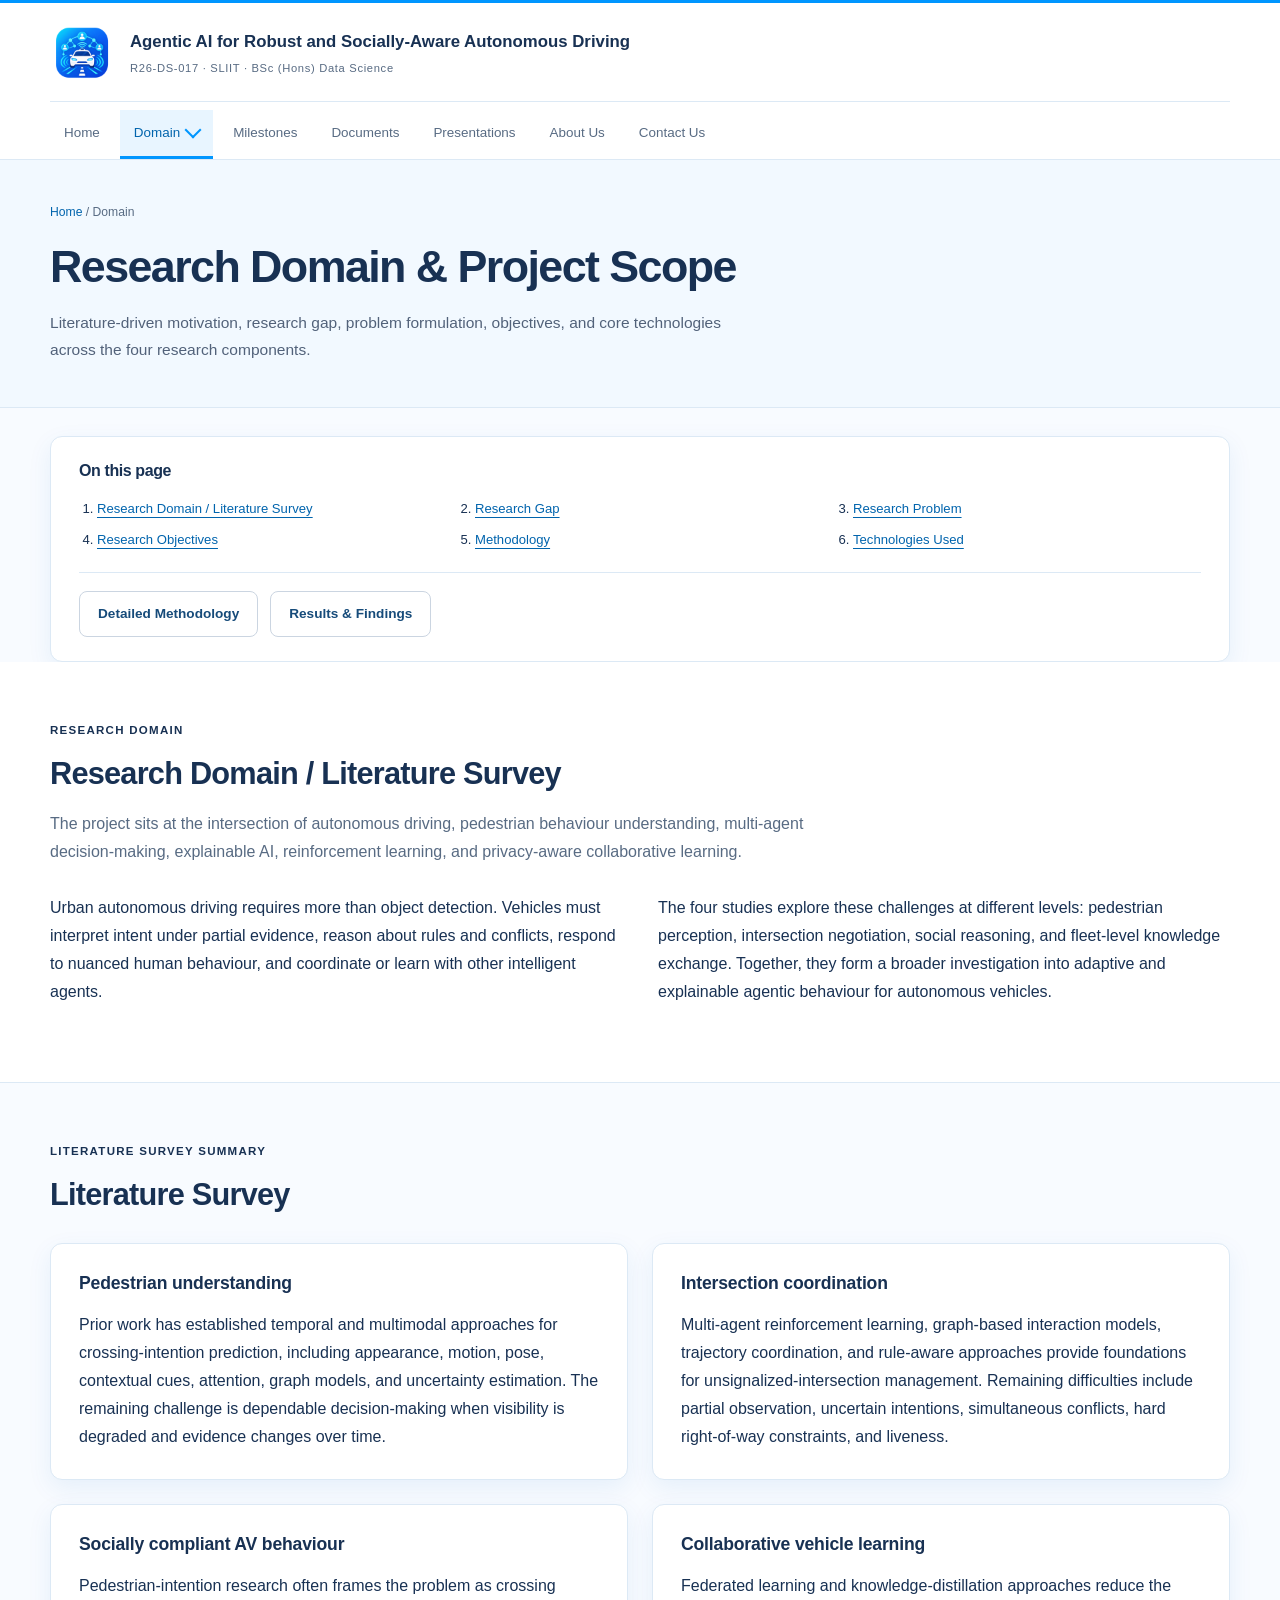
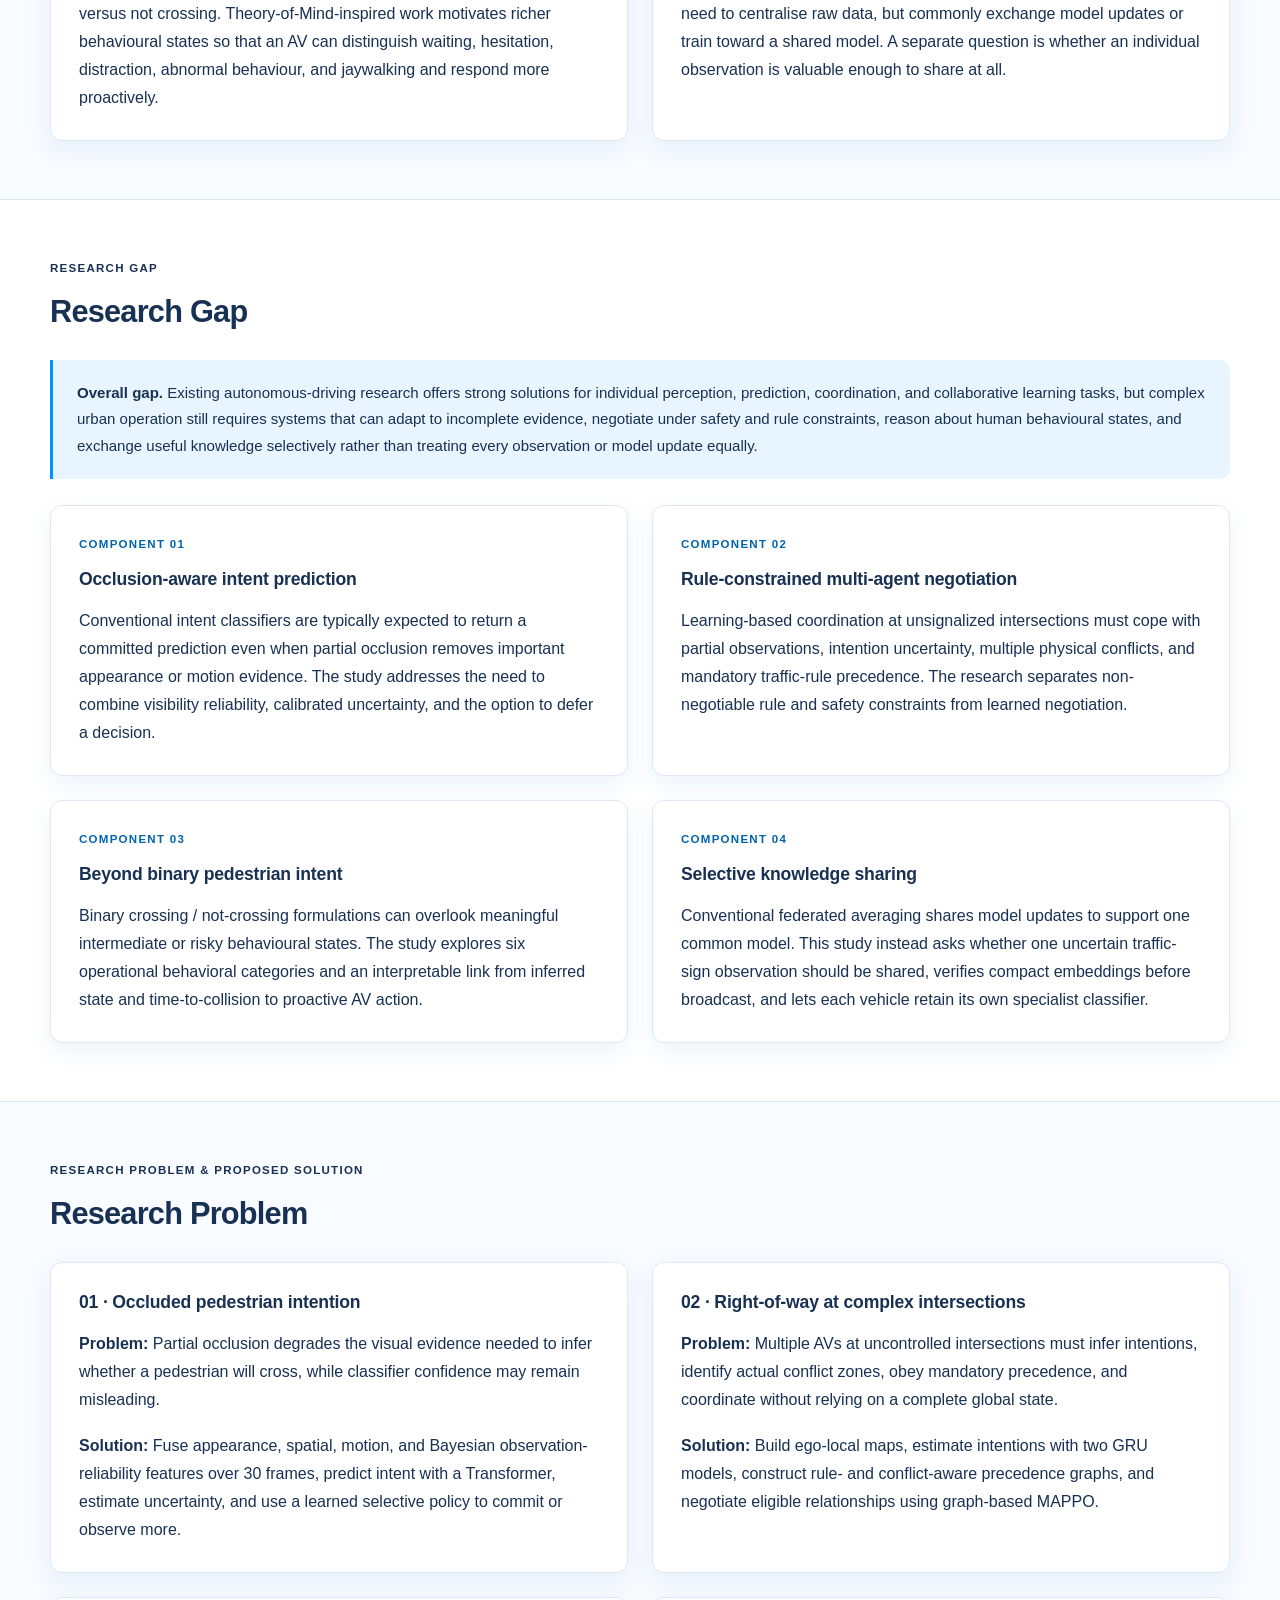
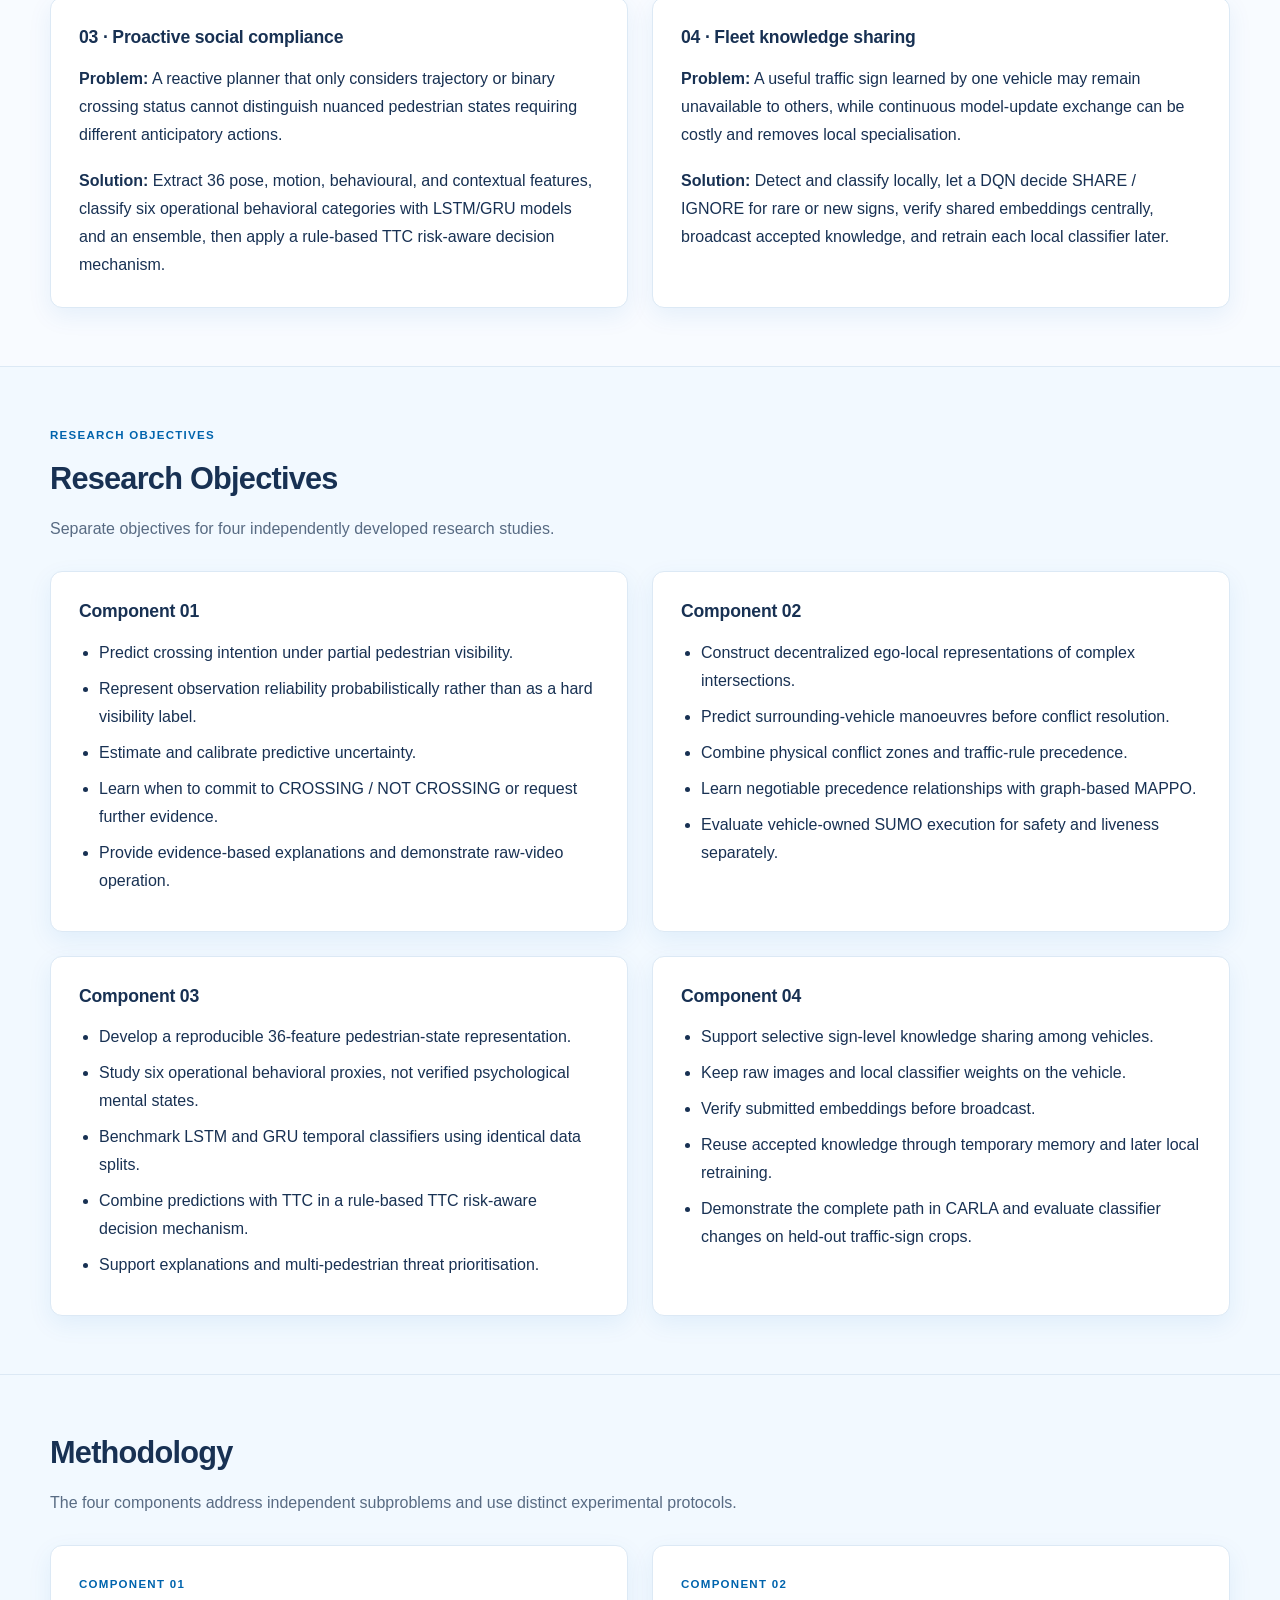
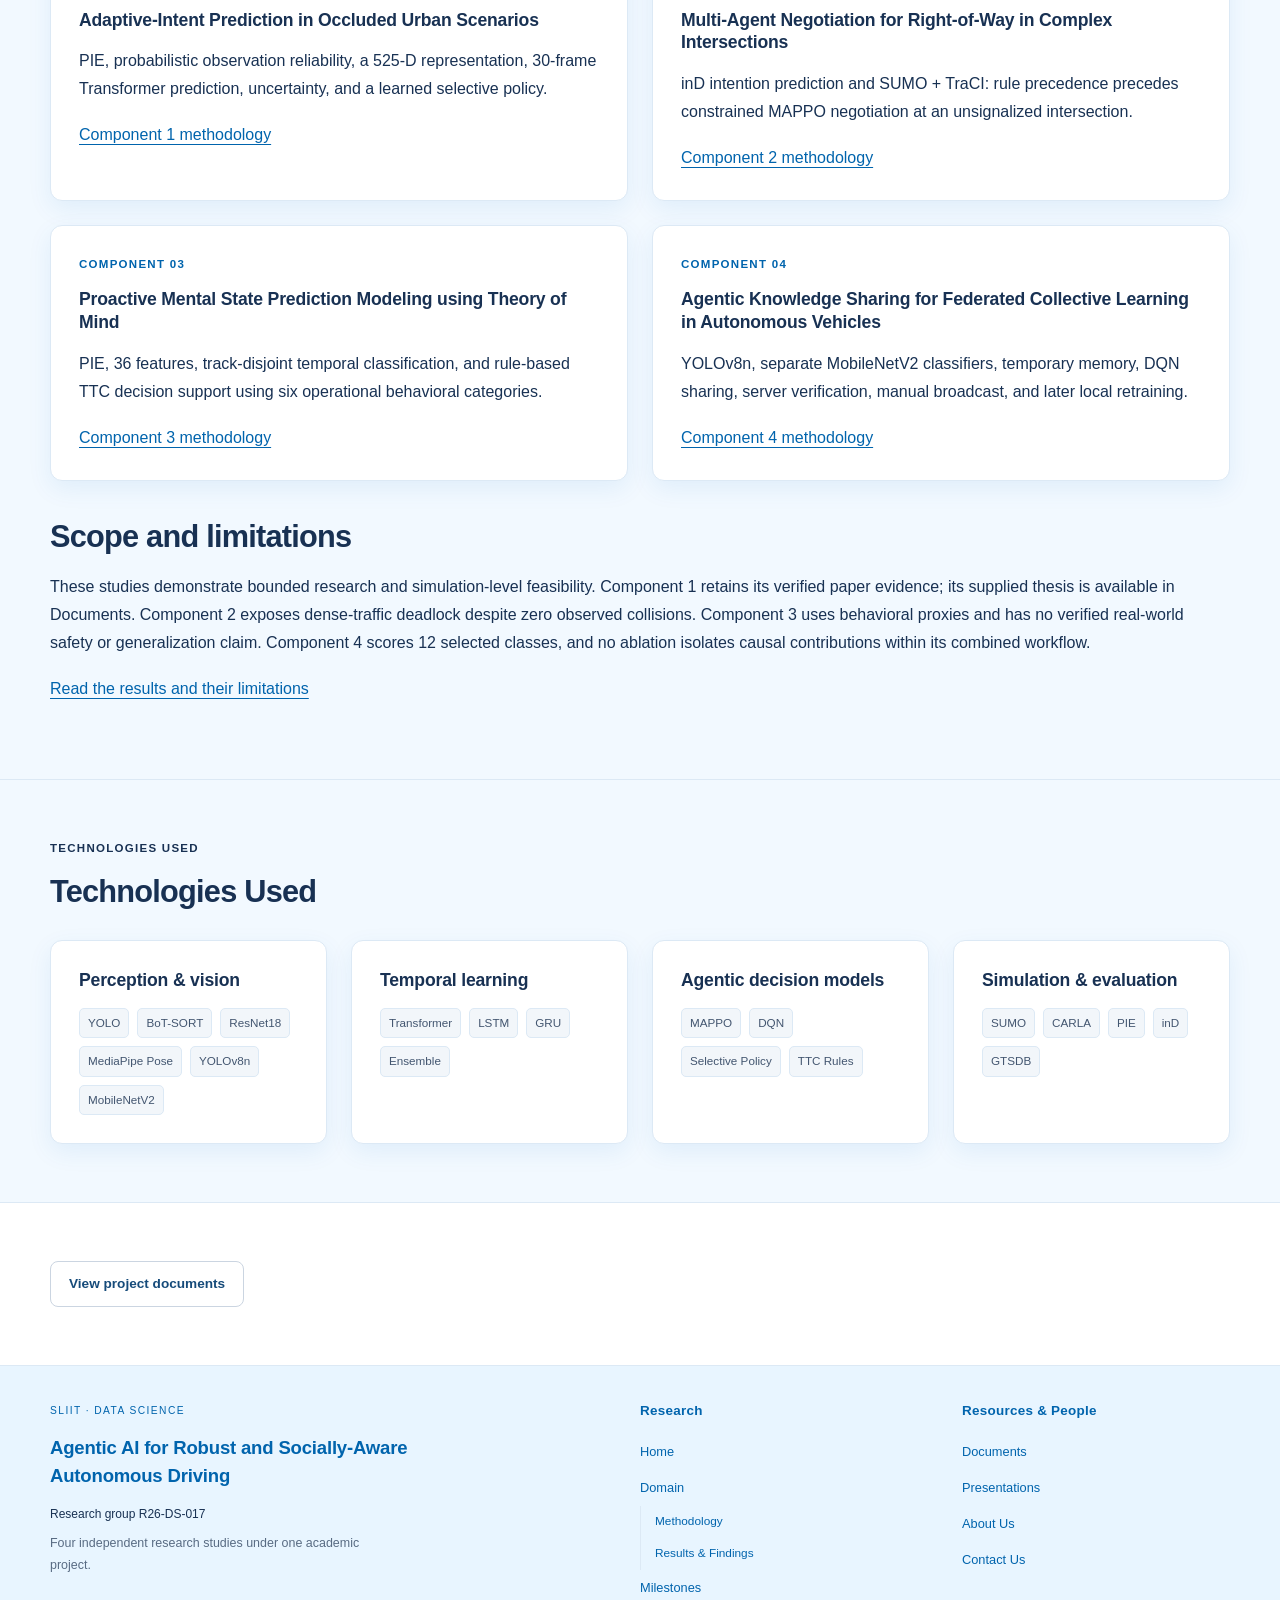
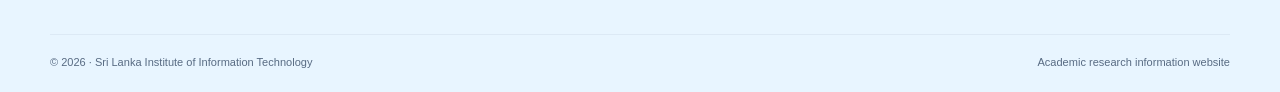
<file: domain.html>
<!doctype html>
<html lang="en">
  <head>
    <meta charset="utf-8">
    <meta name="viewport" content="width=device-width, initial-scale=1">
    <meta
      name="description"
      content="Domain — Agentic AI for Robust and Socially-Aware Autonomous Driving. SLIIT Data Science group R26-DS-017."
    >
    <title>Domain | Agentic AI for Robust and Socially-Aware Autonomous Driving</title>
    <link rel="stylesheet" href="css/style.css">
  </head>
  <body>
    <a class="skip-link" href="#main">Skip to content</a>

    <header class="site-header">
      <div class="container nav-wrap">
        <a class="brand" href="index.html">
          <img
            class="site-logo"
            src="assets/logo/socialmind_logo.png"
            alt="Socialmind Drive research project logo"
            width="64"
            height="64"
          >
          <span class="brand-copy">
            Agentic AI for Robust and Socially-Aware Autonomous Driving<small>R26-DS-017 · SLIIT · BSc (Hons)
            Data Science</small>
          </span>
        </a>
        <nav class="nav desktop-nav" aria-label="Main navigation">
          <a href="index.html">Home</a>
          <details class="domain-menu">
            <summary class="active">Domain <span class="nav-chevron" aria-hidden="true"></span></summary>
            <div class="domain-submenu">
              <a href="domain.html" aria-current="page" class="active">Research Domain</a>
              <a href="methodology.html">Detailed Methodology</a>
              <a href="results.html">Results &amp; Findings</a>
            </div>
          </details>
          <a href="milestones.html">Milestones</a>
          <a href="documents.html">Documents</a>
          <a href="presentations.html">Presentations</a>
          <a href="about.html">About Us</a>
          <a href="contact.html">Contact Us</a>
        </nav>
        <details class="mobile-menu">
          <summary>Menu <span aria-hidden="true" class="menu-icon"></span></summary>
          <nav class="nav mobile-nav" aria-label="Mobile navigation">
            <a href="index.html">Home</a>
            <details class="domain-menu" open>
              <summary class="active">Domain <span class="nav-chevron" aria-hidden="true"></span></summary>
              <div class="domain-submenu">
                <a href="domain.html" aria-current="page" class="active">Research Domain</a>
                <a href="methodology.html">Detailed Methodology</a>
                <a href="results.html">Results &amp; Findings</a>
              </div>
            </details>
            <a href="milestones.html">Milestones</a>
            <a href="documents.html">Documents</a>
            <a href="presentations.html">Presentations</a>
            <a href="about.html">About Us</a>
            <a href="contact.html">Contact Us</a>
          </nav>
        </details>
      </div>
    </header>

    <main id="main">
      <section class="page-hero">
        <div class="container">
          <div class="breadcrumb">
            <a href="index.html">Home</a>
            / Domain
          </div>
          <h1>Research Domain & Project Scope</h1>
          <p>
            Literature-driven motivation, research gap, problem formulation, objectives, and core technologies
            across the four research components.
          </p>
        </div>
      </section>

      <nav class="local-toc container" aria-label="On this page">
        <h2>On this page</h2>
        <ol>
          <li><a href="#literature-survey">Research Domain / Literature Survey</a></li>
          <li><a href="#research-gap">Research Gap</a></li>
          <li><a href="#research-problem">Research Problem</a></li>
          <li><a href="#research-objectives">Research Objectives</a></li>
          <li><a href="#methodology">Methodology</a></li>
          <li><a href="#technologies-used">Technologies Used</a></li>
        </ol>
        <div class="actions">
          <a class="btn btn-outline" href="methodology.html">Detailed Methodology</a>
          <a class="btn btn-outline" href="results.html">Results &amp; Findings</a>
        </div>
      </nav>

      <section class="section section-white">
        <div class="container">
          <div class="section-head">
            <div class="eyebrow" style="color:var(--teal-dark)">Research domain</div>
            <h2 id="literature-survey">Research Domain / Literature Survey</h2>
            <p>
              The project sits at the intersection of autonomous driving, pedestrian behaviour understanding,
              multi-agent decision-making, explainable AI, reinforcement learning, and privacy-aware collaborative
              learning.
            </p>
          </div>
          <div class="two-col-text">
            <p>
              Urban autonomous driving requires more than object detection. Vehicles must interpret intent under
              partial evidence, reason about rules and conflicts, respond to nuanced human behaviour, and
              coordinate or learn with other intelligent agents.
            </p>
            <p>
              The four studies explore these challenges at different levels: pedestrian perception, intersection
              negotiation, social reasoning, and fleet-level knowledge exchange. Together, they form a broader
              investigation into adaptive and explainable agentic behaviour for autonomous vehicles.
            </p>
          </div>
        </div>
      </section>

      <section class="section">
        <div class="container">
          <div class="section-head">
            <div class="eyebrow" style="color:var(--teal-dark)">Literature survey summary</div>
            <h2>Literature Survey</h2>
          </div>
          <div class="grid grid-2">
            <div class="card">
              <h3>Pedestrian understanding</h3>
              <p>
                Prior work has established temporal and multimodal approaches for crossing-intention prediction,
                including appearance, motion, pose, contextual cues, attention, graph models, and uncertainty
                estimation. The remaining challenge is dependable decision-making when visibility is degraded and
                evidence changes over time.
              </p>
            </div>
            <div class="card">
              <h3>Intersection coordination</h3>
              <p>
                Multi-agent reinforcement learning, graph-based interaction models, trajectory coordination, and
                rule-aware approaches provide foundations for unsignalized-intersection management. Remaining
                difficulties include partial observation, uncertain intentions, simultaneous conflicts, hard
                right-of-way constraints, and liveness.
              </p>
            </div>
            <div class="card">
              <h3>Socially compliant AV behaviour</h3>
              <p>
                Pedestrian-intention research often frames the problem as crossing versus not crossing.
                Theory-of-Mind-inspired work motivates richer behavioural states so that an AV can distinguish
                waiting, hesitation, distraction, abnormal behaviour, and jaywalking and respond more proactively.
              </p>
            </div>
            <div class="card">
              <h3>Collaborative vehicle learning</h3>
              <p>
                Federated learning and knowledge-distillation approaches reduce the need to centralise raw data, but
                commonly exchange model updates or train toward a shared model. A separate question is whether an
                individual observation is valuable enough to share at all.
              </p>
            </div>
          </div>
        </div>
      </section>

      <section class="section section-white">
        <div class="container">
          <div class="section-head">
            <div class="eyebrow" style="color:var(--teal-dark)">Research gap</div>
            <h2 id="research-gap">Research Gap</h2>
          </div>
          <div class="callout">
            <strong>Overall gap.</strong>
            Existing autonomous-driving research offers strong solutions for individual perception, prediction, coordination, and collaborative learning tasks, but complex urban operation still requires systems that can adapt to incomplete evidence, negotiate under safety and rule constraints, reason about human behavioural states, and exchange useful knowledge selectively rather than treating every observation or model update equally.
          </div>
          <div class="grid grid-2">
            <div class="card">
              <span class="component-label">Component 01</span>
              <h3>Occlusion-aware intent prediction</h3>
              <p>
                Conventional intent classifiers are typically expected to return a committed prediction even when
                partial occlusion removes important appearance or motion evidence. The study addresses the need to
                combine visibility reliability, calibrated uncertainty, and the option to defer a decision.
              </p>
            </div>
            <div class="card">
              <span class="component-label">Component 02</span>
              <h3>Rule-constrained multi-agent negotiation</h3>
              <p>
                Learning-based coordination at unsignalized intersections must cope with partial observations,
                intention uncertainty, multiple physical conflicts, and mandatory traffic-rule precedence. The
                research separates non-negotiable rule and safety constraints from learned negotiation.
              </p>
            </div>
            <div class="card">
              <span class="component-label">Component 03</span>
              <h3>Beyond binary pedestrian intent</h3>
              <p>
                Binary crossing / not-crossing formulations can overlook meaningful intermediate or risky behavioural
                states. The study explores six operational behavioral categories and an interpretable link from
                inferred state and time-to-collision to proactive AV action.
              </p>
            </div>
            <div class="card">
              <span class="component-label">Component 04</span>
              <h3>Selective knowledge sharing</h3>
              <p>
                Conventional federated averaging shares model updates to support one common model. This study instead
                asks whether one uncertain traffic-sign observation should be shared, verifies compact embeddings
                before broadcast, and lets each vehicle retain its own specialist classifier.
              </p>
            </div>
          </div>
        </div>
      </section>

      <section class="section">
        <div class="container">
          <div class="section-head">
            <div class="eyebrow" style="color:var(--teal-dark)">Research problem & proposed solution</div>
            <h2 id="research-problem">Research Problem</h2>
          </div>
          <div class="grid grid-2">
            <div class="card">
              <h3>01 · Occluded pedestrian intention</h3>
              <p>
                <strong>Problem:</strong> Partial occlusion degrades the visual evidence needed to infer whether a
                pedestrian will cross, while classifier confidence may remain misleading.
              </p>
              <p>
                <strong>Solution:</strong> Fuse appearance, spatial, motion, and Bayesian observation-reliability
                features over 30 frames, predict intent with a Transformer, estimate uncertainty, and use a learned
                selective policy to commit or observe more.
              </p>
            </div>
            <div class="card">
              <h3>02 · Right-of-way at complex intersections</h3>
              <p>
                <strong>Problem:</strong> Multiple AVs at uncontrolled intersections must infer intentions, identify
                actual conflict zones, obey mandatory precedence, and coordinate without relying on a complete global
                state.
              </p>
              <p>
                <strong>Solution:</strong> Build ego-local maps, estimate intentions with two GRU models, construct
                rule- and conflict-aware precedence graphs, and negotiate eligible relationships using graph-based
                MAPPO.
              </p>
            </div>
            <div class="card">
              <h3>03 · Proactive social compliance</h3>
              <p>
                <strong>Problem:</strong> A reactive planner that only considers trajectory or binary crossing status
                cannot distinguish nuanced pedestrian states requiring different anticipatory actions.
              </p>
              <p>
                <strong>Solution:</strong> Extract 36 pose, motion, behavioural, and contextual features, classify
                six operational behavioral categories with LSTM/GRU models and an ensemble, then apply a rule-based
                TTC risk-aware decision mechanism.
              </p>
            </div>
            <div class="card">
              <h3>04 · Fleet knowledge sharing</h3>
              <p>
                <strong>Problem:</strong> A useful traffic sign learned by one vehicle may remain unavailable to
                others, while continuous model-update exchange can be costly and removes local specialisation.
              </p>
              <p>
                <strong>Solution:</strong> Detect and classify locally, let a DQN decide SHARE / IGNORE for rare or
                new signs, verify shared embeddings centrally, broadcast accepted knowledge, and retrain each local
                classifier later.
              </p>
            </div>
          </div>
        </div>
      </section>

      <section class="section section-dark">
        <div class="container">
          <div class="section-head">
            <div class="eyebrow">Research objectives</div>
            <h2 id="research-objectives">Research Objectives</h2>
            <p>Separate objectives for four independently developed research studies.</p>
          </div>
          <div class="grid grid-2">
            <div class="card">
              <h3>Component 01</h3>
              <ul class="clean-list">
                <li>Predict crossing intention under partial pedestrian visibility.</li>
                <li>Represent observation reliability probabilistically rather than as a hard visibility label.</li>
                <li>Estimate and calibrate predictive uncertainty.</li>
                <li>Learn when to commit to CROSSING / NOT CROSSING or request further evidence.</li>
                <li>Provide evidence-based explanations and demonstrate raw-video operation.</li>
              </ul>
            </div>
            <div class="card">
              <h3>Component 02</h3>
              <ul class="clean-list">
                <li>Construct decentralized ego-local representations of complex intersections.</li>
                <li>Predict surrounding-vehicle manoeuvres before conflict resolution.</li>
                <li>Combine physical conflict zones and traffic-rule precedence.</li>
                <li>Learn negotiable precedence relationships with graph-based MAPPO.</li>
                <li>Evaluate vehicle-owned SUMO execution for safety and liveness separately.</li>
              </ul>
            </div>
            <div class="card">
              <h3>Component 03</h3>
              <ul class="clean-list">
                <li>Develop a reproducible 36-feature pedestrian-state representation.</li>
                <li>Study six operational behavioral proxies, not verified psychological mental states.</li>
                <li>Benchmark LSTM and GRU temporal classifiers using identical data splits.</li>
                <li>Combine predictions with TTC in a rule-based TTC risk-aware decision mechanism.</li>
                <li>Support explanations and multi-pedestrian threat prioritisation.</li>
              </ul>
            </div>
            <div class="card">
              <h3>Component 04</h3>
              <ul class="clean-list">
                <li>Support selective sign-level knowledge sharing among vehicles.</li>
                <li>Keep raw images and local classifier weights on the vehicle.</li>
                <li>Verify submitted embeddings before broadcast.</li>
                <li>Reuse accepted knowledge through temporary memory and later local retraining.</li>
                <li>
                  Demonstrate the complete path in CARLA and evaluate classifier changes on held-out traffic-sign
                  crops.
                </li>
              </ul>
            </div>
          </div>
        </div>
      </section>

      <section class="methodology-overview section">
        <div class="container">
          <div class="section-head">
            <h2 id="methodology">Methodology</h2>
            <p>The four components address independent subproblems and use distinct experimental protocols.</p>
          </div>
          <div class="grid grid-2">
            <article class="card">
              <span class="component-label">Component 01</span>
              <h3>Adaptive-Intent Prediction in Occluded Urban Scenarios</h3>
              <p>
                PIE, probabilistic observation reliability, a 525-D representation, 30-frame Transformer prediction,
                uncertainty, and a learned selective policy.
              </p>
              <p><a href="methodology.html#component-1">Component 1 methodology</a></p>
            </article>
            <article class="card">
              <span class="component-label">Component 02</span>
              <h3>Multi-Agent Negotiation for Right-of-Way in Complex Intersections</h3>
              <p>
                inD intention prediction and SUMO + TraCI: rule precedence precedes constrained MAPPO negotiation at
                an unsignalized intersection.
              </p>
              <p><a href="methodology.html#component-2">Component 2 methodology</a></p>
            </article>
            <article class="card">
              <span class="component-label">Component 03</span>
              <h3>Proactive Mental State Prediction Modeling using Theory of Mind</h3>
              <p>
                PIE, 36 features, track-disjoint temporal classification, and rule-based TTC decision support using
                six operational behavioral categories.
              </p>
              <p><a href="methodology.html#component-3">Component 3 methodology</a></p>
            </article>
            <article class="card">
              <span class="component-label">Component 04</span>
              <h3>Agentic Knowledge Sharing for Federated Collective Learning in Autonomous Vehicles</h3>
              <p>
                YOLOv8n, separate MobileNetV2 classifiers, temporary memory, DQN sharing, server verification, manual
                broadcast, and later local retraining.
              </p>
              <p><a href="methodology.html#component-4">Component 4 methodology</a></p>
            </article>
          </div>
          <h2 class="spaced-heading">Scope and limitations</h2>
          <p>
            These studies demonstrate bounded research and simulation-level feasibility. Component 1 retains its
            verified paper evidence; its supplied thesis is available in Documents. Component 2 exposes
            dense-traffic deadlock despite zero observed collisions. Component 3 uses behavioral proxies and has
            no verified real-world safety or generalization claim. Component 4 scores 12 selected classes, and no
            ablation isolates causal contributions within its combined workflow.
          </p>
          <p><a href="results.html">Read the results and their limitations</a></p>
        </div>
      </section>

      <section class="technology-section section section-white">
        <div class="container">
          <div class="section-head">
            <div class="eyebrow" style="color:var(--teal-dark)">Technologies used</div>
            <h2 id="technologies-used">Technologies Used</h2>
          </div>
          <div class="grid grid-4">
            <div class="card">
              <h3>Perception & vision</h3>
              <div class="tags">
                <span class="tag">YOLO</span>
                <span class="tag">BoT-SORT</span>
                <span class="tag">ResNet18</span>
                <span class="tag">MediaPipe Pose</span>
                <span class="tag">YOLOv8n</span>
                <span class="tag">MobileNetV2</span>
              </div>
            </div>
            <div class="card">
              <h3>Temporal learning</h3>
              <div class="tags">
                <span class="tag">Transformer</span>
                <span class="tag">LSTM</span>
                <span class="tag">GRU</span>
                <span class="tag">Ensemble</span>
              </div>
            </div>
            <div class="card">
              <h3>Agentic decision models</h3>
              <div class="tags">
                <span class="tag">MAPPO</span>
                <span class="tag">DQN</span>
                <span class="tag">Selective Policy</span>
                <span class="tag">TTC Rules</span>
              </div>
            </div>
            <div class="card">
              <h3>Simulation & evaluation</h3>
              <div class="tags">
                <span class="tag">SUMO</span>
                <span class="tag">CARLA</span>
                <span class="tag">PIE</span>
                <span class="tag">inD</span>
                <span class="tag">GTSDB</span>
              </div>
            </div>
          </div>
        </div>
      </section>

      <section class="section section-white">
        <div class="container">
          <a class="btn btn-outline" href="documents.html">View project documents</a>
        </div>
      </section>
    </main>

    <footer class="footer">
      <div class="container">
        <div class="footer-grid">
          <div class="footer-project">
            <div class="footer-eyebrow">SLIIT · Data Science</div>
            <h2>Agentic AI for Robust and Socially-Aware Autonomous Driving</h2>
            <p class="footer-group">Research group R26-DS-017</p>
            <p>Four independent research studies under one academic project.</p>
          </div>
          <div>
            <h2>Research</h2>
            <ul>
              <li><a href="index.html">Home</a></li>
              <li>
                <a href="domain.html">Domain</a>
                <ul class="footer-subnav">
                  <li><a href="methodology.html">Methodology</a></li>
                  <li><a href="results.html">Results &amp; Findings</a></li>
                </ul>
              </li>
              <li><a href="milestones.html">Milestones</a></li>
            </ul>
          </div>
          <div>
            <h2>Resources &amp; People</h2>
            <ul>
              <li><a href="documents.html">Documents</a></li>
              <li><a href="presentations.html">Presentations</a></li>
              <li><a href="about.html">About Us</a></li>
              <li><a href="contact.html">Contact Us</a></li>
            </ul>
          </div>
        </div>
        <div class="footer-bottom">
          <span>© 2026 · Sri Lanka Institute of Information Technology</span>
          <span>Academic research information website</span>
        </div>
      </div>
    </footer>
  </body>
</html>
</file>
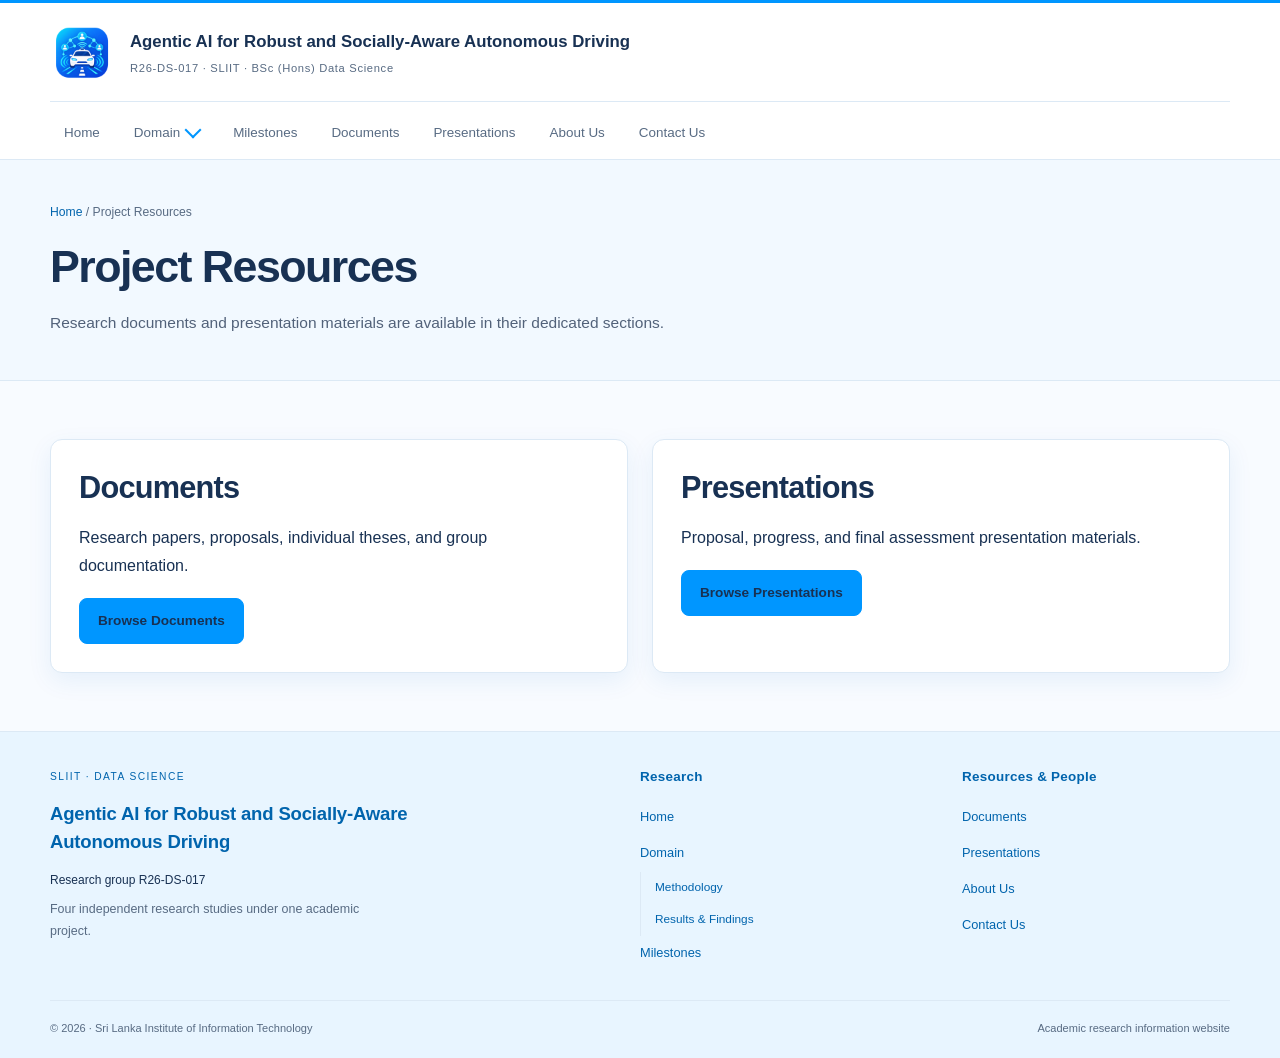
<file: downloads.html>
<!doctype html>
<html lang="en">
  <head>
    <meta charset="utf-8">
    <meta name="viewport" content="width=device-width, initial-scale=1">
    <meta
      name="description"
      content="Resources — Agentic AI for Robust and Socially-Aware Autonomous Driving. SLIIT Data Science group R26-DS-017."
    >
    <title>Resources | Agentic AI for Robust and Socially-Aware Autonomous Driving</title>
    <link rel="stylesheet" href="css/style.css">
  </head>
  <body>
    <a class="skip-link" href="#main">Skip to content</a>

    <header class="site-header">
      <div class="container nav-wrap">
        <a class="brand" href="index.html">
          <img
            class="site-logo"
            src="assets/logo/socialmind_logo.png"
            alt="Socialmind Drive research project logo"
            width="64"
            height="64"
          >
          <span class="brand-copy">
            Agentic AI for Robust and Socially-Aware Autonomous Driving<small>R26-DS-017 · SLIIT · BSc (Hons)
            Data Science</small>
          </span>
        </a>
        <nav class="nav desktop-nav" aria-label="Main navigation">
          <a href="index.html">Home</a>
          <details class="domain-menu">
            <summary>Domain <span class="nav-chevron" aria-hidden="true"></span></summary>
            <div class="domain-submenu">
              <a href="domain.html">Research Domain</a>
              <a href="methodology.html">Detailed Methodology</a>
              <a href="results.html">Results &amp; Findings</a>
            </div>
          </details>
          <a href="milestones.html">Milestones</a>
          <a href="documents.html">Documents</a>
          <a href="presentations.html">Presentations</a>
          <a href="about.html">About Us</a>
          <a href="contact.html">Contact Us</a>
        </nav>
        <details class="mobile-menu">
          <summary>Menu <span aria-hidden="true" class="menu-icon"></span></summary>
          <nav class="nav mobile-nav" aria-label="Mobile navigation">
            <a href="index.html">Home</a>
            <details class="domain-menu">
              <summary>Domain <span class="nav-chevron" aria-hidden="true"></span></summary>
              <div class="domain-submenu">
                <a href="domain.html">Research Domain</a>
                <a href="methodology.html">Detailed Methodology</a>
                <a href="results.html">Results &amp; Findings</a>
              </div>
            </details>
            <a href="milestones.html">Milestones</a>
            <a href="documents.html">Documents</a>
            <a href="presentations.html">Presentations</a>
            <a href="about.html">About Us</a>
            <a href="contact.html">Contact Us</a>
          </nav>
        </details>
      </div>
    </header>

    <main id="main">
      <section class="page-hero">
        <div class="container">
          <div class="breadcrumb">
            <a href="index.html">Home</a>
            / Project Resources
          </div>
          <h1>Project Resources</h1>
          <p>Research documents and presentation materials are available in their dedicated sections.</p>
        </div>
      </section>

      <section class="section">
        <div class="container">
          <div class="grid grid-2">
            <article class="card">
              <h2>Documents</h2>
              <p>Research papers, proposals, individual theses, and group documentation.</p>
              <a class="btn btn-primary" href="documents.html">Browse Documents</a>
            </article>
            <article class="card">
              <h2>Presentations</h2>
              <p>Proposal, progress, and final assessment presentation materials.</p>
              <a class="btn btn-primary" href="presentations.html">Browse Presentations</a>
            </article>
          </div>
        </div>
      </section>
    </main>

    <footer class="footer">
      <div class="container">
        <div class="footer-grid">
          <div class="footer-project">
            <div class="footer-eyebrow">SLIIT · Data Science</div>
            <h2>Agentic AI for Robust and Socially-Aware Autonomous Driving</h2>
            <p class="footer-group">Research group R26-DS-017</p>
            <p>Four independent research studies under one academic project.</p>
          </div>
          <div>
            <h2>Research</h2>
            <ul>
              <li><a href="index.html">Home</a></li>
              <li>
                <a href="domain.html">Domain</a>
                <ul class="footer-subnav">
                  <li><a href="methodology.html">Methodology</a></li>
                  <li><a href="results.html">Results &amp; Findings</a></li>
                </ul>
              </li>
              <li><a href="milestones.html">Milestones</a></li>
            </ul>
          </div>
          <div>
            <h2>Resources &amp; People</h2>
            <ul>
              <li><a href="documents.html">Documents</a></li>
              <li><a href="presentations.html">Presentations</a></li>
              <li><a href="about.html">About Us</a></li>
              <li><a href="contact.html">Contact Us</a></li>
            </ul>
          </div>
        </div>
        <div class="footer-bottom">
          <span>© 2026 · Sri Lanka Institute of Information Technology</span>
          <span>Academic research information website</span>
        </div>
      </div>
    </footer>
  </body>
</html>
</file>
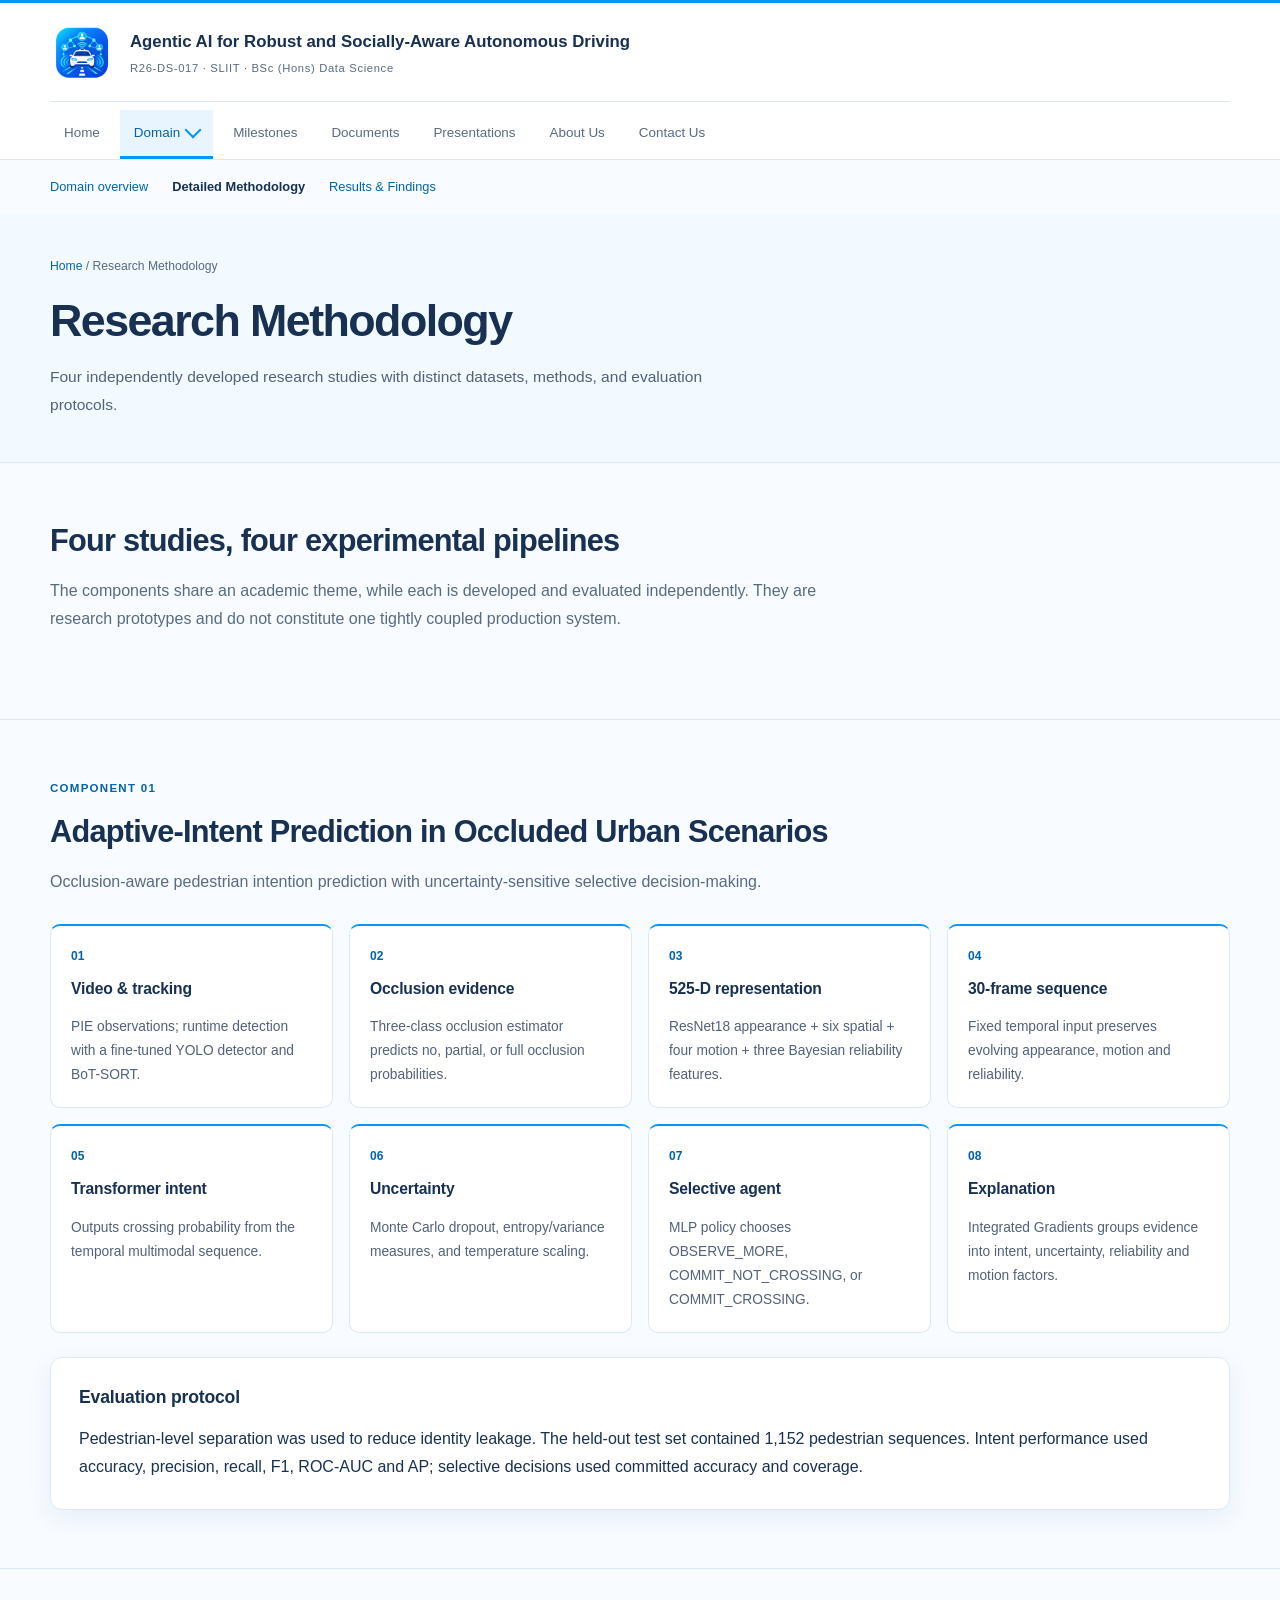
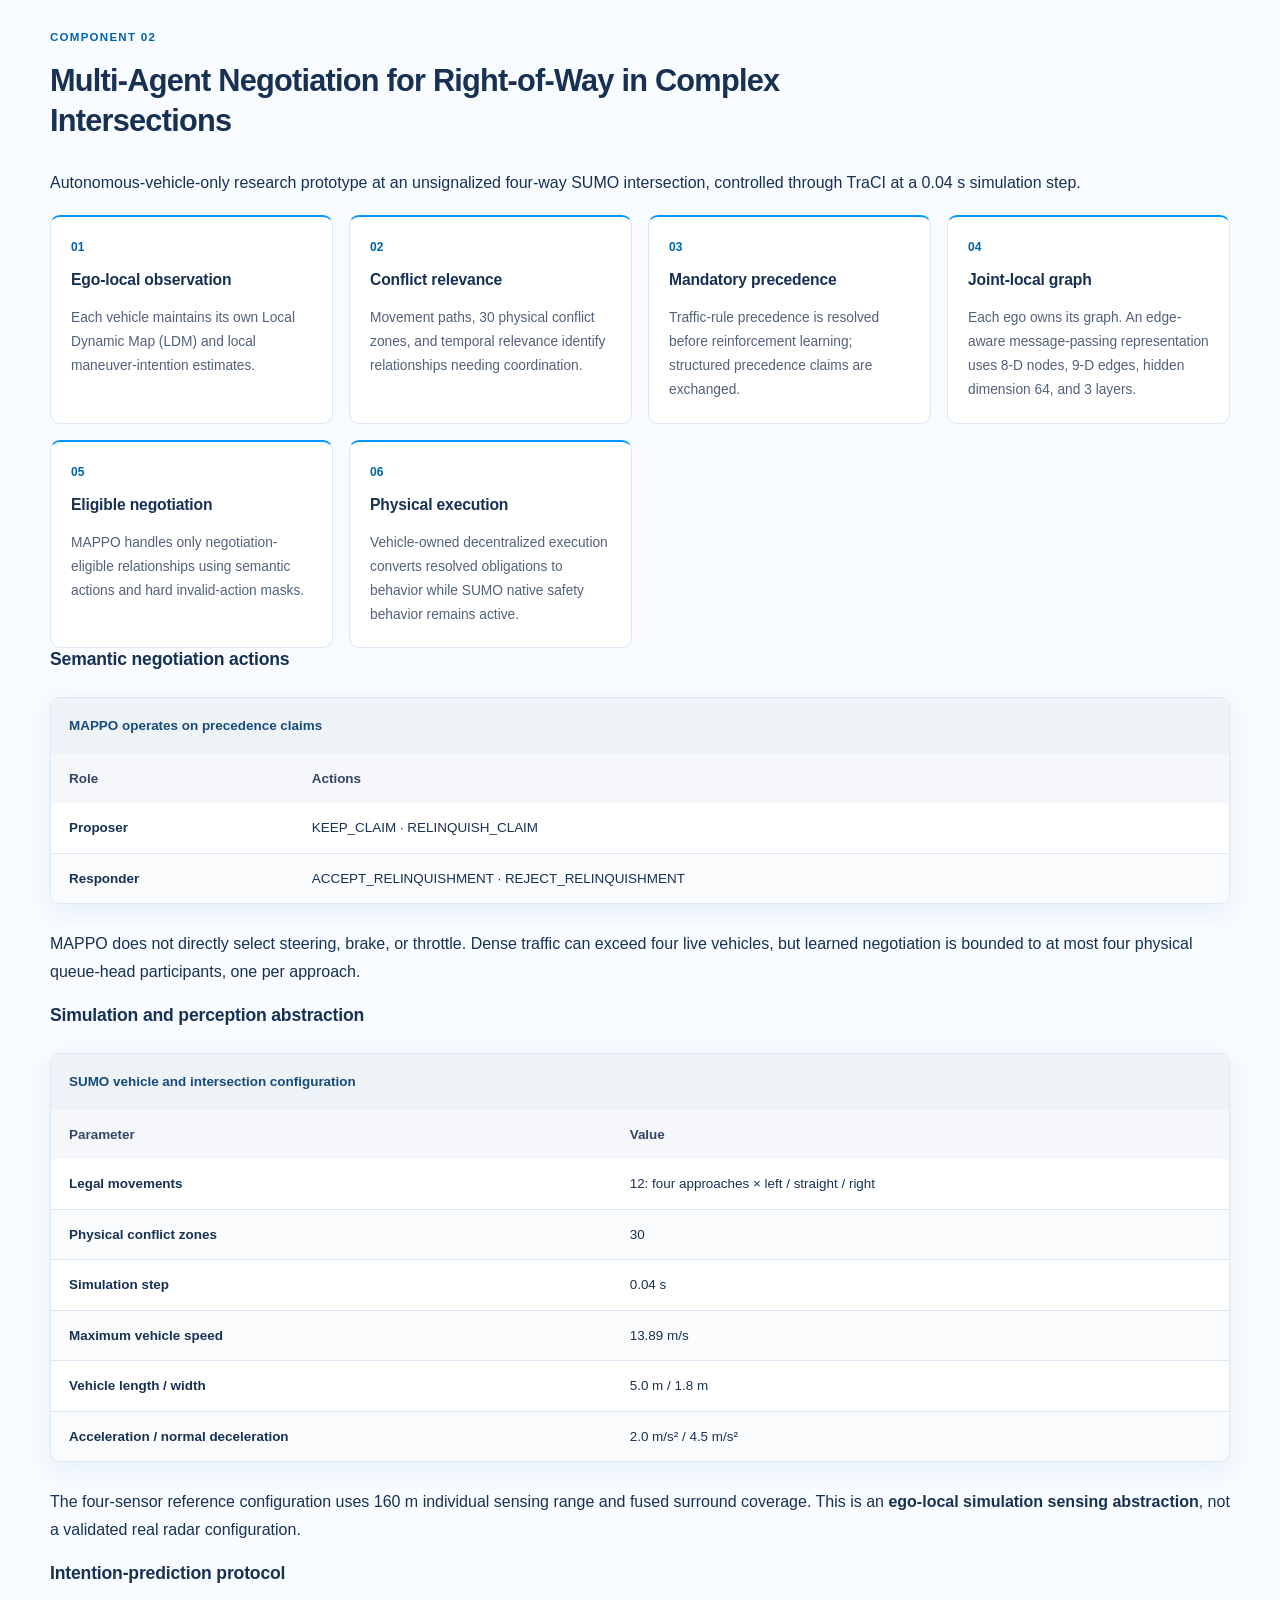
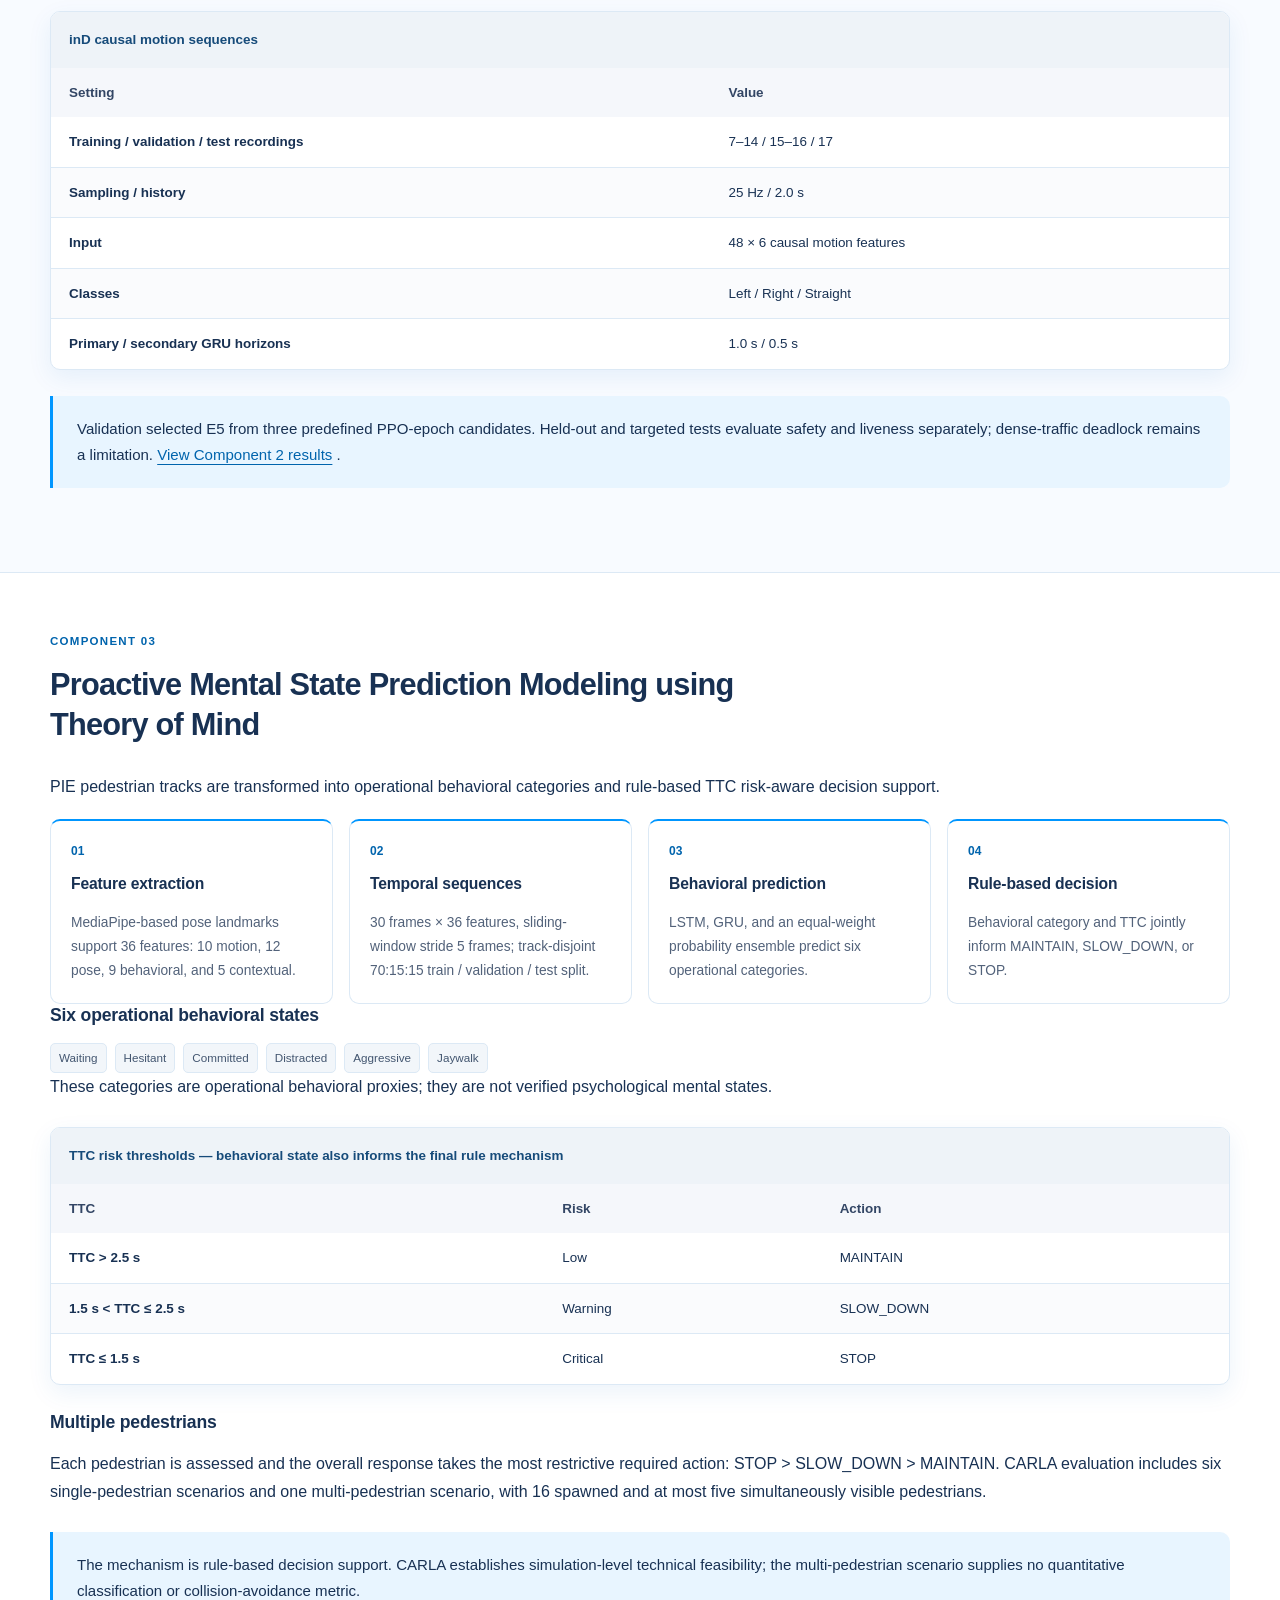
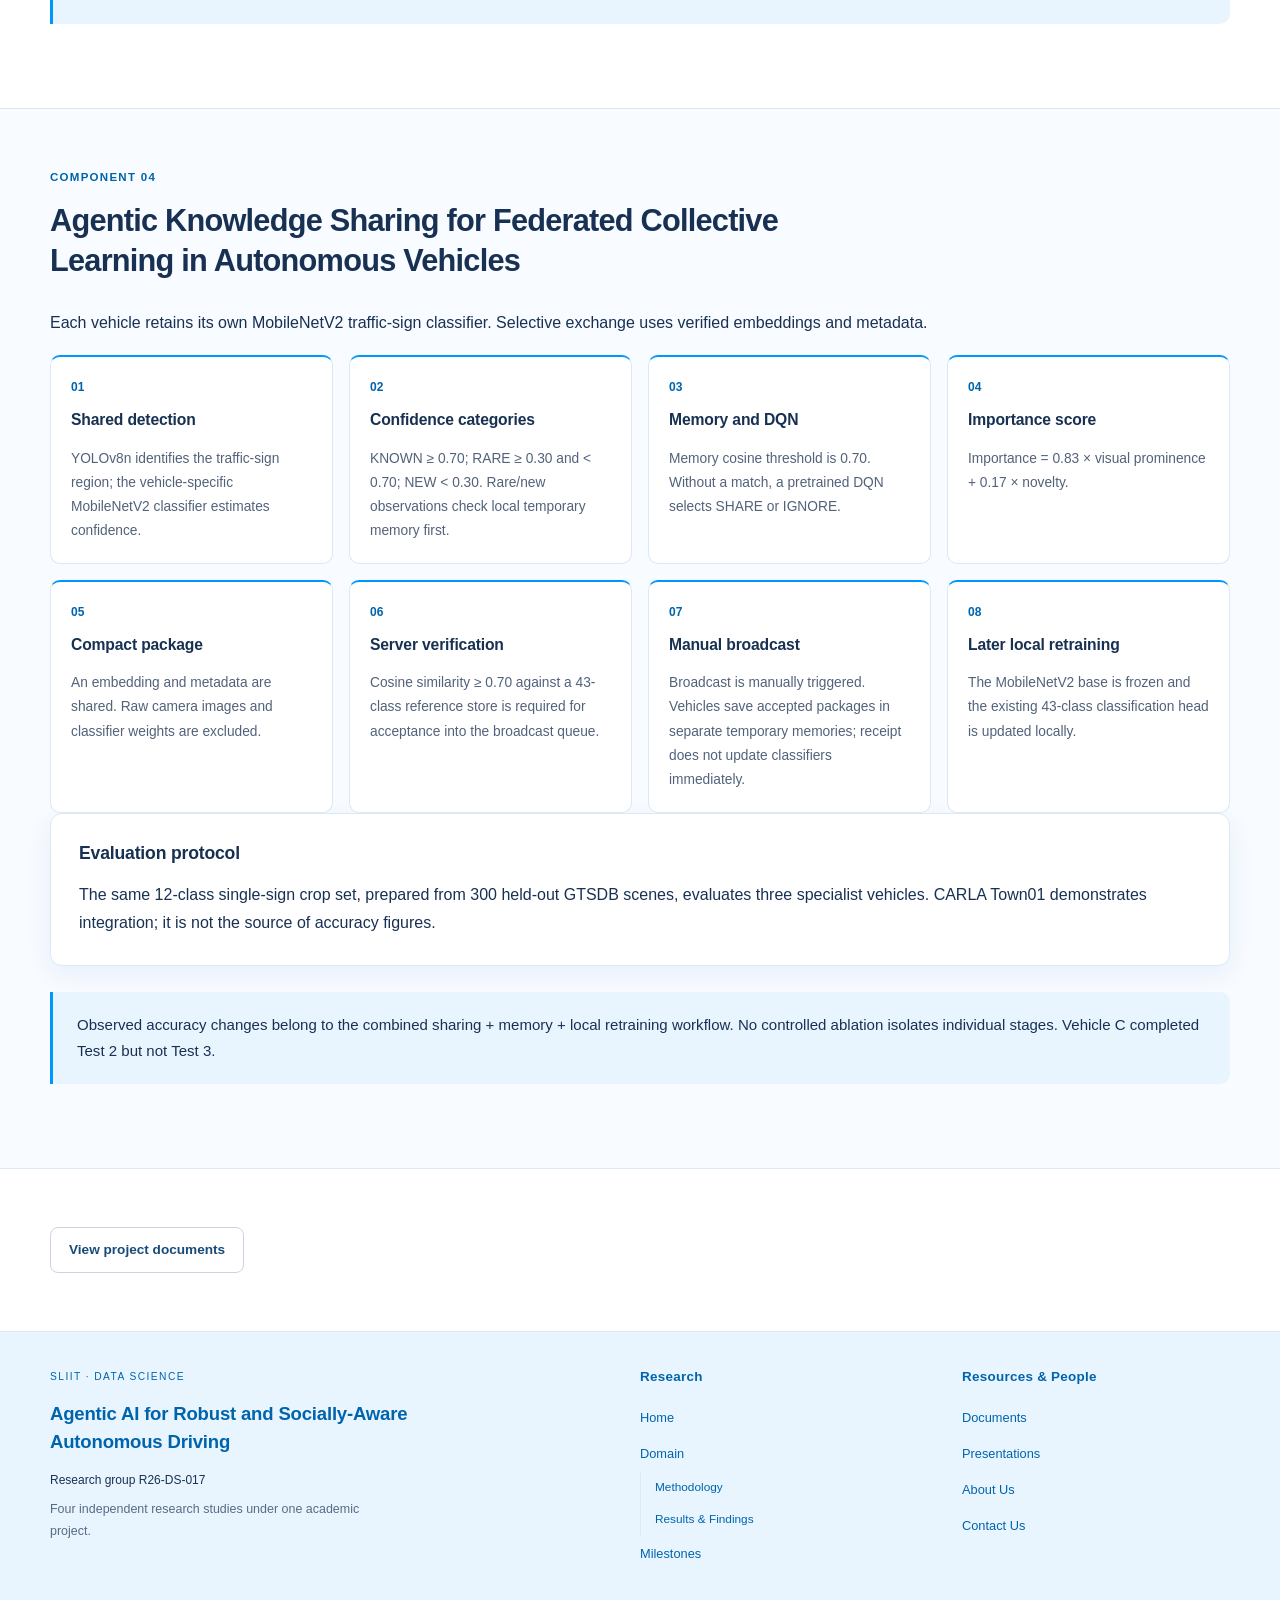
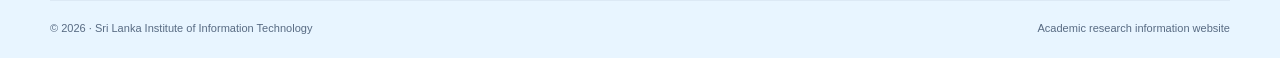
<file: methodology.html>
<!doctype html>
<html lang="en">
  <head>
    <meta charset="utf-8">
    <meta name="viewport" content="width=device-width, initial-scale=1">
    <meta
      name="description"
      content="Methodology — Agentic AI for Robust and Socially-Aware Autonomous Driving. SLIIT Data Science group R26-DS-017."
    >
    <title>Methodology | Agentic AI for Robust and Socially-Aware Autonomous Driving</title>
    <link rel="stylesheet" href="css/style.css">
  </head>
  <body>
    <a class="skip-link" href="#main">Skip to content</a>

    <header class="site-header">
      <div class="container nav-wrap">
        <a class="brand" href="index.html">
          <img
            class="site-logo"
            src="assets/logo/socialmind_logo.png"
            alt="Socialmind Drive research project logo"
            width="64"
            height="64"
          >
          <span class="brand-copy">
            Agentic AI for Robust and Socially-Aware Autonomous Driving<small>R26-DS-017 · SLIIT · BSc (Hons)
            Data Science</small>
          </span>
        </a>
        <nav class="nav desktop-nav" aria-label="Main navigation">
          <a href="index.html">Home</a>
          <details class="domain-menu">
            <summary class="active">Domain <span class="nav-chevron" aria-hidden="true"></span></summary>
            <div class="domain-submenu">
              <a href="domain.html">Research Domain</a>
              <a href="methodology.html" aria-current="page" class="active">Detailed Methodology</a>
              <a href="results.html">Results &amp; Findings</a>
            </div>
          </details>
          <a href="milestones.html">Milestones</a>
          <a href="documents.html">Documents</a>
          <a href="presentations.html">Presentations</a>
          <a href="about.html">About Us</a>
          <a href="contact.html">Contact Us</a>
        </nav>
        <details class="mobile-menu">
          <summary>Menu <span aria-hidden="true" class="menu-icon"></span></summary>
          <nav class="nav mobile-nav" aria-label="Mobile navigation">
            <a href="index.html">Home</a>
            <details class="domain-menu" open>
              <summary class="active">Domain <span class="nav-chevron" aria-hidden="true"></span></summary>
              <div class="domain-submenu">
                <a href="domain.html">Research Domain</a>
                <a href="methodology.html" aria-current="page" class="active">Detailed Methodology</a>
                <a href="results.html">Results &amp; Findings</a>
              </div>
            </details>
            <a href="milestones.html">Milestones</a>
            <a href="documents.html">Documents</a>
            <a href="presentations.html">Presentations</a>
            <a href="about.html">About Us</a>
            <a href="contact.html">Contact Us</a>
          </nav>
        </details>
      </div>
    </header>

    <main id="main">
      <nav class="secondary-nav container" aria-label="Research pages">
        <a href="domain.html">Domain overview</a>
        <a href="methodology.html" aria-current="page">Detailed Methodology</a>
        <a href="results.html">Results &amp; Findings</a>
      </nav>

      <section class="page-hero">
        <div class="container">
          <div class="breadcrumb">
            <a href="index.html">Home</a>
            / Research Methodology
          </div>
          <h1>Research Methodology</h1>
          <p>
            Four independently developed research studies with distinct datasets, methods, and evaluation
            protocols.
          </p>
        </div>
      </section>

      <section class="section">
        <div class="container">
          <div class="section-head">
            <h2>Four studies, four experimental pipelines</h2>
            <p>
              The components share an academic theme, while each is developed and evaluated independently. They are
              research prototypes and do not constitute one tightly coupled production system.
            </p>
          </div>
        </div>
      </section>

      <section class="section">
        <div class="container" id="component-1">
          <div class="section-head">
            <span class="component-label">Component 01</span>
            <h2>Adaptive-Intent Prediction in Occluded Urban Scenarios</h2>
            <p>
              Occlusion-aware pedestrian intention prediction with uncertainty-sensitive selective decision-making.
            </p>
          </div>
          <div class="pipeline">
            <div class="pipe-step">
              <h3>Video & tracking</h3>
              <p>PIE observations; runtime detection with a fine-tuned YOLO detector and BoT-SORT.</p>
            </div>
            <div class="pipe-step">
              <h3>Occlusion evidence</h3>
              <p>Three-class occlusion estimator predicts no, partial, or full occlusion probabilities.</p>
            </div>
            <div class="pipe-step">
              <h3>525-D representation</h3>
              <p>ResNet18 appearance + six spatial + four motion + three Bayesian reliability features.</p>
            </div>
            <div class="pipe-step">
              <h3>30-frame sequence</h3>
              <p>Fixed temporal input preserves evolving appearance, motion and reliability.</p>
            </div>
            <div class="pipe-step">
              <h3>Transformer intent</h3>
              <p>Outputs crossing probability from the temporal multimodal sequence.</p>
            </div>
            <div class="pipe-step">
              <h3>Uncertainty</h3>
              <p>Monte Carlo dropout, entropy/variance measures, and temperature scaling.</p>
            </div>
            <div class="pipe-step">
              <h3>Selective agent</h3>
              <p>MLP policy chooses OBSERVE_MORE, COMMIT_NOT_CROSSING, or COMMIT_CROSSING.</p>
            </div>
            <div class="pipe-step">
              <h3>Explanation</h3>
              <p>Integrated Gradients groups evidence into intent, uncertainty, reliability and motion factors.</p>
            </div>
          </div>
          <div class="card" style="margin-top:24px">
            <h3>Evaluation protocol</h3>
            <p>
              Pedestrian-level separation was used to reduce identity leakage. The held-out test set contained
              1,152 pedestrian sequences. Intent performance used accuracy, precision, recall, F1, ROC-AUC and AP;
              selective decisions used committed accuracy and coverage.
            </p>
          </div>
        </div>
      </section>

      <section class="section">
        <div class="container" id="component-2">
          <div class="section-head">
            <span class="component-label">Component 02</span>
            <h2>Multi-Agent Negotiation for Right-of-Way in Complex Intersections</h2>
          </div>
          <p>
            Autonomous-vehicle-only research prototype at an unsignalized four-way SUMO intersection, controlled
            through TraCI at a 0.04 s simulation step.
          </p>
          <div class="pipeline">
            <div class="pipe-step">
              <h3>Ego-local observation</h3>
              <p>Each vehicle maintains its own Local Dynamic Map (LDM) and local maneuver-intention estimates.</p>
            </div>
            <div class="pipe-step">
              <h3>Conflict relevance</h3>
              <p>
                Movement paths, 30 physical conflict zones, and temporal relevance identify relationships needing
                coordination.
              </p>
            </div>
            <div class="pipe-step">
              <h3>Mandatory precedence</h3>
              <p>
                Traffic-rule precedence is resolved before reinforcement learning; structured precedence claims are
                exchanged.
              </p>
            </div>
            <div class="pipe-step">
              <h3>Joint-local graph</h3>
              <p>
                Each ego owns its graph. An edge-aware message-passing representation uses 8-D nodes, 9-D edges,
                hidden dimension 64, and 3 layers.
              </p>
            </div>
            <div class="pipe-step">
              <h3>Eligible negotiation</h3>
              <p>
                MAPPO handles only negotiation-eligible relationships using semantic actions and hard invalid-action
                masks.
              </p>
            </div>
            <div class="pipe-step">
              <h3>Physical execution</h3>
              <p>
                Vehicle-owned decentralized execution converts resolved obligations to behavior while SUMO native
                safety behavior remains active.
              </p>
            </div>
          </div>
          <h3>Semantic negotiation actions</h3>
          <div class="table-wrap" role="region" aria-label="MAPPO operates on precedence claims" tabindex="0">
            <table>
              <caption>MAPPO operates on precedence claims</caption>
              <thead>
                <tr>
                  <th scope="col">Role</th>
                  <th scope="col">Actions</th>
                </tr>
              </thead>
              <tbody>
                <tr>
                  <th scope="row">Proposer</th>
                  <td>KEEP_CLAIM · RELINQUISH_CLAIM</td>
                </tr>
                <tr>
                  <th scope="row">Responder</th>
                  <td>ACCEPT_RELINQUISHMENT · REJECT_RELINQUISHMENT</td>
                </tr>
              </tbody>
            </table>
          </div>
          <p>
            MAPPO does not directly select steering, brake, or throttle. Dense traffic can exceed four live
            vehicles, but learned negotiation is bounded to at most four physical queue-head participants, one
            per approach.
          </p>
          <h3>Simulation and perception abstraction</h3>
          <div
            class="table-wrap"
            role="region"
            aria-label="SUMO vehicle and intersection configuration"
            tabindex="0"
          >
            <table>
              <caption>SUMO vehicle and intersection configuration</caption>
              <thead>
                <tr>
                  <th scope="col">Parameter</th>
                  <th scope="col">Value</th>
                </tr>
              </thead>
              <tbody>
                <tr>
                  <th scope="row">Legal movements</th>
                  <td>12: four approaches × left / straight / right</td>
                </tr>
                <tr>
                  <th scope="row">Physical conflict zones</th>
                  <td>30</td>
                </tr>
                <tr>
                  <th scope="row">Simulation step</th>
                  <td>0.04 s</td>
                </tr>
                <tr>
                  <th scope="row">Maximum vehicle speed</th>
                  <td>13.89 m/s</td>
                </tr>
                <tr>
                  <th scope="row">Vehicle length / width</th>
                  <td>5.0 m / 1.8 m</td>
                </tr>
                <tr>
                  <th scope="row">Acceleration / normal deceleration</th>
                  <td>2.0 m/s² / 4.5 m/s²</td>
                </tr>
              </tbody>
            </table>
          </div>
          <p>
            The four-sensor reference configuration uses 160 m individual sensing range and fused surround
            coverage. This is an <strong>ego-local simulation sensing abstraction</strong>, not a validated real
            radar configuration.
          </p>
          <h3>Intention-prediction protocol</h3>
          <div class="table-wrap" role="region" aria-label="inD causal motion sequences" tabindex="0">
            <table>
              <caption>inD causal motion sequences</caption>
              <thead>
                <tr>
                  <th scope="col">Setting</th>
                  <th scope="col">Value</th>
                </tr>
              </thead>
              <tbody>
                <tr>
                  <th scope="row">Training / validation / test recordings</th>
                  <td>7–14 / 15–16 / 17</td>
                </tr>
                <tr>
                  <th scope="row">Sampling / history</th>
                  <td>25 Hz / 2.0 s</td>
                </tr>
                <tr>
                  <th scope="row">Input</th>
                  <td>48 × 6 causal motion features</td>
                </tr>
                <tr>
                  <th scope="row">Classes</th>
                  <td>Left / Right / Straight</td>
                </tr>
                <tr>
                  <th scope="row">Primary / secondary GRU horizons</th>
                  <td>1.0 s / 0.5 s</td>
                </tr>
              </tbody>
            </table>
          </div>
          <div class="callout">
            Validation selected E5 from three predefined PPO-epoch candidates. Held-out and targeted tests evaluate safety and liveness separately; dense-traffic deadlock remains a limitation.
            <a href="results.html#component-2">View Component 2 results</a>
            .
          </div>
        </div>
      </section>

      <section class="section section-white">
        <div class="container" id="component-3">
          <div class="section-head">
            <span class="component-label">Component 03</span>
            <h2>Proactive Mental State Prediction Modeling using Theory of Mind</h2>
          </div>
          <p>
            PIE pedestrian tracks are transformed into operational behavioral categories and rule-based TTC
            risk-aware decision support.
          </p>
          <div class="pipeline">
            <div class="pipe-step">
              <h3>Feature extraction</h3>
              <p>
                MediaPipe-based pose landmarks support 36 features: 10 motion, 12 pose, 9 behavioral, and 5
                contextual.
              </p>
            </div>
            <div class="pipe-step">
              <h3>Temporal sequences</h3>
              <p>
                30 frames × 36 features, sliding-window stride 5 frames; track-disjoint 70:15:15 train / validation /
                test split.
              </p>
            </div>
            <div class="pipe-step">
              <h3>Behavioral prediction</h3>
              <p>LSTM, GRU, and an equal-weight probability ensemble predict six operational categories.</p>
            </div>
            <div class="pipe-step">
              <h3>Rule-based decision</h3>
              <p>Behavioral category and TTC jointly inform MAINTAIN, SLOW_DOWN, or STOP.</p>
            </div>
          </div>
          <h3>Six operational behavioral states</h3>
          <div class="tags">
            <span class="tag">Waiting</span>
            <span class="tag">Hesitant</span>
            <span class="tag">Committed</span>
            <span class="tag">Distracted</span>
            <span class="tag">Aggressive</span>
            <span class="tag">Jaywalk</span>
          </div>
          <p>
            These categories are operational behavioral proxies; they are not verified psychological mental
            states.
          </p>
          <div
            class="table-wrap"
            role="region"
            aria-label="TTC risk thresholds — behavioral state also informs the final rule mechanism"
            tabindex="0"
          >
            <table>
              <caption>TTC risk thresholds — behavioral state also informs the final rule mechanism</caption>
              <thead>
                <tr>
                  <th scope="col">TTC</th>
                  <th scope="col">Risk</th>
                  <th scope="col">Action</th>
                </tr>
              </thead>
              <tbody>
                <tr>
                  <th scope="row">TTC > 2.5 s</th>
                  <td>Low</td>
                  <td>MAINTAIN</td>
                </tr>
                <tr>
                  <th scope="row">1.5 s &lt; TTC ≤ 2.5 s</th>
                  <td>Warning</td>
                  <td>SLOW_DOWN</td>
                </tr>
                <tr>
                  <th scope="row">TTC ≤ 1.5 s</th>
                  <td>Critical</td>
                  <td>STOP</td>
                </tr>
              </tbody>
            </table>
          </div>
          <h3>Multiple pedestrians</h3>
          <p>
            Each pedestrian is assessed and the overall response takes the most restrictive required action: STOP
            &gt; SLOW_DOWN &gt; MAINTAIN. CARLA evaluation includes six single-pedestrian scenarios and one
            multi-pedestrian scenario, with 16 spawned and at most five simultaneously visible pedestrians.
          </p>
          <div class="callout">
            The mechanism is rule-based decision support. CARLA establishes simulation-level technical
            feasibility; the multi-pedestrian scenario supplies no quantitative classification or
            collision-avoidance metric.
          </div>
        </div>
      </section>

      <section class="section">
        <div class="container" id="component-4">
          <div class="section-head">
            <span class="component-label">Component 04</span>
            <h2>Agentic Knowledge Sharing for Federated Collective Learning in Autonomous Vehicles</h2>
          </div>
          <p>
            Each vehicle retains its own MobileNetV2 traffic-sign classifier. Selective exchange uses verified
            embeddings and metadata.
          </p>
          <div class="pipeline">
            <div class="pipe-step">
              <h3>Shared detection</h3>
              <p>
                YOLOv8n identifies the traffic-sign region; the vehicle-specific MobileNetV2 classifier estimates
                confidence.
              </p>
            </div>
            <div class="pipe-step">
              <h3>Confidence categories</h3>
              <p>
                KNOWN ≥ 0.70; RARE ≥ 0.30 and &lt; 0.70; NEW &lt; 0.30. Rare/new observations check local temporary
                memory first.
              </p>
            </div>
            <div class="pipe-step">
              <h3>Memory and DQN</h3>
              <p>Memory cosine threshold is 0.70. Without a match, a pretrained DQN selects SHARE or IGNORE.</p>
            </div>
            <div class="pipe-step">
              <h3>Importance score</h3>
              <p>Importance = 0.83 × visual prominence + 0.17 × novelty.</p>
            </div>
            <div class="pipe-step">
              <h3>Compact package</h3>
              <p>An embedding and metadata are shared. Raw camera images and classifier weights are excluded.</p>
            </div>
            <div class="pipe-step">
              <h3>Server verification</h3>
              <p>
                Cosine similarity ≥ 0.70 against a 43-class reference store is required for acceptance into the
                broadcast queue.
              </p>
            </div>
            <div class="pipe-step">
              <h3>Manual broadcast</h3>
              <p>
                Broadcast is manually triggered. Vehicles save accepted packages in separate temporary memories;
                receipt does not update classifiers immediately.
              </p>
            </div>
            <div class="pipe-step">
              <h3>Later local retraining</h3>
              <p>The MobileNetV2 base is frozen and the existing 43-class classification head is updated locally.</p>
            </div>
          </div>
          <div class="card">
            <h3>Evaluation protocol</h3>
            <p>
              The same 12-class single-sign crop set, prepared from 300 held-out GTSDB scenes, evaluates three
              specialist vehicles. CARLA Town01 demonstrates integration; it is not the source of accuracy figures.
            </p>
          </div>
          <div class="callout">
            Observed accuracy changes belong to the combined sharing + memory + local retraining workflow. No
            controlled ablation isolates individual stages. Vehicle C completed Test 2 but not Test 3.
          </div>
        </div>
      </section>

      <section class="section section-white">
        <div class="container">
          <a class="btn btn-outline" href="documents.html">View project documents</a>
        </div>
      </section>
    </main>

    <footer class="footer">
      <div class="container">
        <div class="footer-grid">
          <div class="footer-project">
            <div class="footer-eyebrow">SLIIT · Data Science</div>
            <h2>Agentic AI for Robust and Socially-Aware Autonomous Driving</h2>
            <p class="footer-group">Research group R26-DS-017</p>
            <p>Four independent research studies under one academic project.</p>
          </div>
          <div>
            <h2>Research</h2>
            <ul>
              <li><a href="index.html">Home</a></li>
              <li>
                <a href="domain.html">Domain</a>
                <ul class="footer-subnav">
                  <li><a href="methodology.html">Methodology</a></li>
                  <li><a href="results.html">Results &amp; Findings</a></li>
                </ul>
              </li>
              <li><a href="milestones.html">Milestones</a></li>
            </ul>
          </div>
          <div>
            <h2>Resources &amp; People</h2>
            <ul>
              <li><a href="documents.html">Documents</a></li>
              <li><a href="presentations.html">Presentations</a></li>
              <li><a href="about.html">About Us</a></li>
              <li><a href="contact.html">Contact Us</a></li>
            </ul>
          </div>
        </div>
        <div class="footer-bottom">
          <span>© 2026 · Sri Lanka Institute of Information Technology</span>
          <span>Academic research information website</span>
        </div>
      </div>
    </footer>
  </body>
</html>
</file>
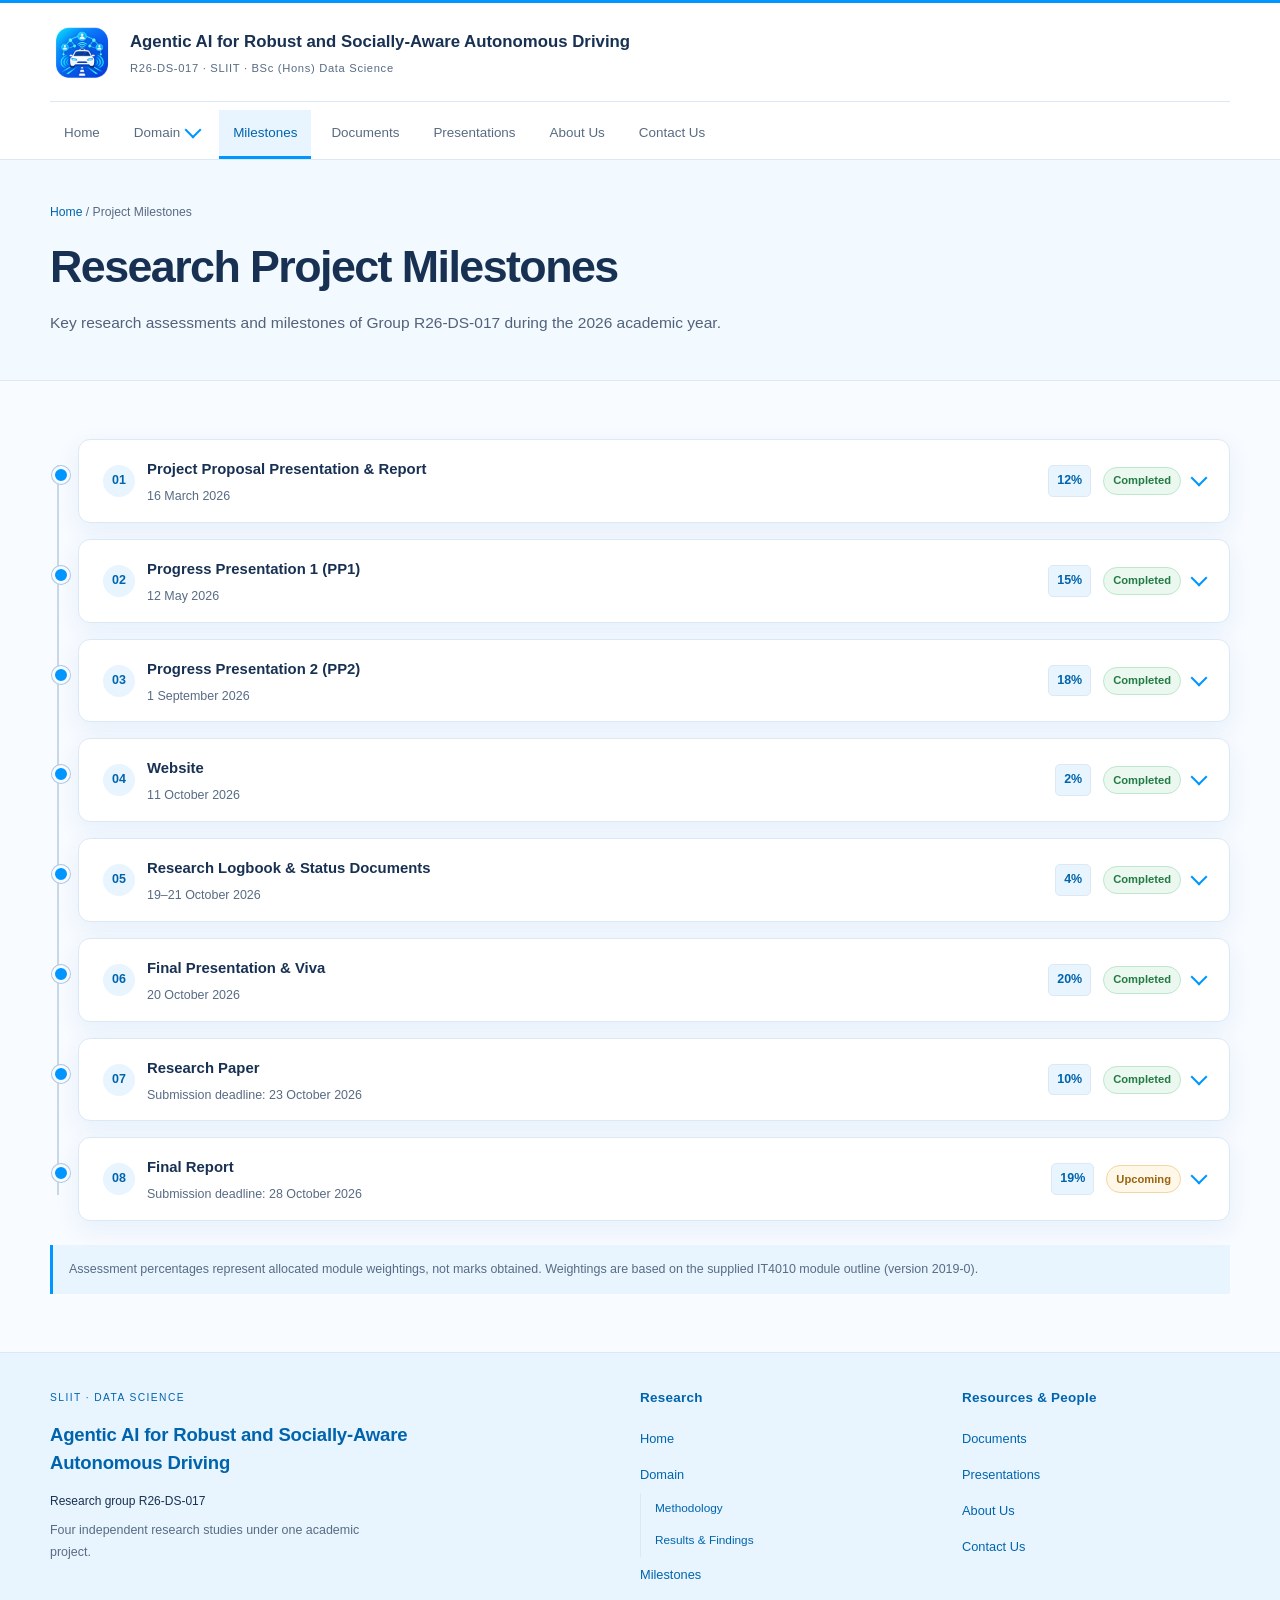
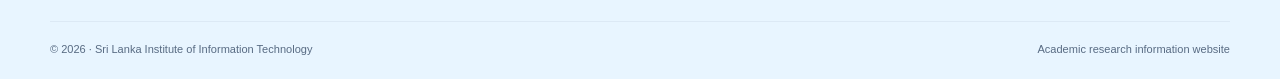
<file: milestones.html>
<!doctype html>
<html lang="en">
  <head>
    <meta charset="utf-8">
    <meta name="viewport" content="width=device-width, initial-scale=1">
    <meta
      name="description"
      content="Milestones — Agentic AI for Robust and Socially-Aware Autonomous Driving. SLIIT Data Science group R26-DS-017."
    >
    <title>Milestones | Agentic AI for Robust and Socially-Aware Autonomous Driving</title>
    <link rel="stylesheet" href="css/style.css">
  </head>
  <body>
    <a class="skip-link" href="#main">Skip to content</a>

    <header class="site-header">
      <div class="container nav-wrap">
        <a class="brand" href="index.html">
          <img
            class="site-logo"
            src="assets/logo/socialmind_logo.png"
            alt="Socialmind Drive research project logo"
            width="64"
            height="64"
          >
          <span class="brand-copy">
            Agentic AI for Robust and Socially-Aware Autonomous Driving<small>R26-DS-017 · SLIIT · BSc (Hons)
            Data Science</small>
          </span>
        </a>
        <nav class="nav desktop-nav" aria-label="Main navigation">
          <a href="index.html">Home</a>
          <details class="domain-menu">
            <summary>Domain <span class="nav-chevron" aria-hidden="true"></span></summary>
            <div class="domain-submenu">
              <a href="domain.html">Research Domain</a>
              <a href="methodology.html">Detailed Methodology</a>
              <a href="results.html">Results &amp; Findings</a>
            </div>
          </details>
          <a href="milestones.html" class="active" aria-current="page">Milestones</a>
          <a href="documents.html">Documents</a>
          <a href="presentations.html">Presentations</a>
          <a href="about.html">About Us</a>
          <a href="contact.html">Contact Us</a>
        </nav>
        <details class="mobile-menu">
          <summary>Menu <span aria-hidden="true" class="menu-icon"></span></summary>
          <nav class="nav mobile-nav" aria-label="Mobile navigation">
            <a href="index.html">Home</a>
            <details class="domain-menu">
              <summary>Domain <span class="nav-chevron" aria-hidden="true"></span></summary>
              <div class="domain-submenu">
                <a href="domain.html">Research Domain</a>
                <a href="methodology.html">Detailed Methodology</a>
                <a href="results.html">Results &amp; Findings</a>
              </div>
            </details>
            <a href="milestones.html" class="active" aria-current="page">Milestones</a>
            <a href="documents.html">Documents</a>
            <a href="presentations.html">Presentations</a>
            <a href="about.html">About Us</a>
            <a href="contact.html">Contact Us</a>
          </nav>
        </details>
      </div>
    </header>

    <main id="main">
      <section class="page-hero">
        <div class="container">
          <div class="breadcrumb">
            <a href="index.html">Home</a>
            / Project Milestones
          </div>
          <h1>Research Project Milestones</h1>
          <p>Key research assessments and milestones of Group R26-DS-017 during the 2026 academic year.</p>
        </div>
      </section>

      <section class="section milestone-assessments" aria-label="Research assessment milestones">
        <div class="container">
          <div class="timeline">
            <details class="milestone">
              <summary>
                <span class="milestone-number" aria-label="Milestone 1">01</span>
                <span class="milestone-summary-copy">
                  <span class="milestone-title">Project Proposal Presentation &amp; Report</span>
                  <span class="milestone-schedule"><time datetime="2026-03-16">16 March 2026</time></span>
                </span>
                <span class="milestone-weight" aria-label="Allocated assessment weighting: 12%">12%</span>
                 <span class="milestone-status completed">Completed</span>
                <span class="category-chevron" aria-hidden="true"></span>
              </summary>
              <div class="milestone-body">
                <p>Presented the research problem, identified research gaps, defined project objectives, and introduced the proposed methodology and solution.</p>
                <p class="milestone-allocation">Allocated assessment weighting: 12%.</p>
                <h3>Key Panel Feedback</h3>
                <ul>
                  <li>
                    <p><strong>Fairness and Time-Based Evaluation</strong></p>
                    <p>The panel emphasized the importance of incorporating fairness and time-related measurements into the evaluation of the overall research project.</p>
                  </li>
                  <li>
                    <p><strong>Research Scope Refinement</strong></p>
                    <p>For the occlusion and pedestrian-intention research component, the panel recommended narrowing the research scope to selected urban scenarios.</p>
                    <p>For the multi-agent right-of-way negotiation component, the panel recommended focusing on selected complex intersections rather than addressing overly broad traffic environments.</p>
                  </li>
                </ul>
              </div>
            </details>
            <details class="milestone">
              <summary>
                <span class="milestone-number" aria-label="Milestone 2">02</span>
                <span class="milestone-summary-copy">
                  <span class="milestone-title">Progress Presentation 1 (PP1)</span>
                  <span class="milestone-schedule"><time datetime="2026-05-12">12 May 2026</time></span>
                </span>
                <span class="milestone-weight" aria-label="Allocated assessment weighting: 15%">15%</span>
                 <span class="milestone-status completed">Completed</span>
                <span class="category-chevron" aria-hidden="true"></span>
              </summary>
              <div class="milestone-body">
                <p>Presented the initial research development, implementation progress, individual component approaches, and preliminary technical work.</p>
                <p class="milestone-allocation">Allocated assessment weighting: 15%.</p>
                <h3>Key Panel Feedback</h3>
                <ul>
                  <li>
                    <p><strong>Research Background and Technical Understanding</strong></p>
                    <p>The panel requested a stronger understanding of the research background and the selected topic across the individual research components.</p>
                  </li>
                  <li>
                    <p><strong>System Demonstration Planning</strong></p>
                    <p>The team was advised to plan how the implemented systems would be demonstrated effectively during subsequent presentations.</p>
                  </li>
                  <li>
                    <p><strong>Complex Scenario Evaluation</strong></p>
                    <p>For the multi-agent right-of-way negotiation component, the panel specifically requested that more complex scenarios be addressed by Progress Presentation 2.</p>
                  </li>
                  <li>
                    <p><strong>Terminology and Research Positioning</strong></p>
                    <p>For the traffic-sign knowledge-sharing component, the panel recommended reviewing whether the term “Federated Learning” accurately described the proposed approach.</p>
                  </li>
                </ul>
              </div>
            </details>
            <details class="milestone">
              <summary>
                <span class="milestone-number" aria-label="Milestone 3">03</span>
                <span class="milestone-summary-copy">
                  <span class="milestone-title">Progress Presentation 2 (PP2)</span>
                  <span class="milestone-schedule"><time datetime="2026-09-01">1 September 2026</time></span>
                </span>
                <span class="milestone-weight" aria-label="Allocated assessment weighting: 18%">18%</span>
                 <span class="milestone-status completed">Completed</span>
                <span class="category-chevron" aria-hidden="true"></span>
              </summary>
              <div class="milestone-body">
                <p>Demonstrated further system development, more advanced implementation and research progress, and experimental evaluation of the individual components.</p>
                <p class="milestone-allocation">Allocated assessment weighting: 18%.</p>
                <h3>Key Panel Feedback</h3>
                <ul>
                  <li>
                    <p><strong>Component 1 — Occlusion-Aware Intention Prediction</strong></p>
                    <p>The panel recommended increasing the number and variety of test cases to demonstrate the capabilities and strengths of the system more thoroughly.</p>
                  </li>
                  <li>
                    <p><strong>Component 2 — Multi-Agent Right-of-Way Negotiation</strong></p>
                    <p>The panel observed that the demonstration involved only four vehicles at a cross junction.</p>
                    <p>It recommended evaluating the system under a more congested traffic scenario to provide stronger evidence of its behaviour in complex intersection conditions.</p>
                  </li>
                  <li>
                    <p><strong>Component 3 — Pedestrian Behaviour Prediction</strong></p>
                    <p>The panel observed that the demonstration involved one pedestrian and recommended extending evaluation to situations involving multiple pedestrians.</p>
                  </li>
                  <li>
                    <p><strong>Component 4 — Traffic-Sign Knowledge Sharing</strong></p>
                    <p>The panel requested testing with a wider variety of traffic symbols to strengthen the evaluation.</p>
                  </li>
                </ul>
              </div>
            </details>
            <details class="milestone">
              <summary>
                <span class="milestone-number" aria-label="Milestone 4">04</span>
                <span class="milestone-summary-copy">
                  <span class="milestone-title">Website</span>
                  <span class="milestone-schedule"><time datetime="2026-10-11">11 October 2026</time></span>
                </span>
                <span class="milestone-weight" aria-label="Allocated assessment weighting: 2%">2%</span>
                 <span class="milestone-status completed">Completed</span>
                <span class="category-chevron" aria-hidden="true"></span>
              </summary>
              <div class="milestone-body">
                <p>Submission of the academic research information website documenting the research domain, project milestones, methodologies, findings, publications and project team.</p>
                <p class="milestone-allocation">Allocated assessment weighting: 2%.</p>
              </div>
            </details>
            <details class="milestone">
              <summary>
                <span class="milestone-number" aria-label="Milestone 5">05</span>
                <span class="milestone-summary-copy">
                  <span class="milestone-title">Research Logbook &amp; Status Documents</span>
                  <span class="milestone-schedule">19–21 October 2026</span>
                </span>
                <span class="milestone-weight" aria-label="Allocated assessment weighting: 4%">4%</span>
                 <span class="milestone-status completed">Completed</span>
                <span class="category-chevron" aria-hidden="true"></span>
              </summary>
              <div class="milestone-body">
                <p>Submission and evaluation of research progress records, supervisor meeting documentation and required project status documents.</p>
                <p class="milestone-allocation">Allocated assessment weighting: 4%.</p>
              </div>
            </details>
            <details class="milestone">
              <summary>
                <span class="milestone-number" aria-label="Milestone 6">06</span>
                <span class="milestone-summary-copy">
                  <span class="milestone-title">Final Presentation &amp; Viva</span>
                  <span class="milestone-schedule"><time datetime="2026-10-20">20 October 2026</time></span>
                </span>
                <span class="milestone-weight" aria-label="Allocated assessment weighting: 20%">20%</span>
                 <span class="milestone-status completed">Completed</span>
                <span class="category-chevron" aria-hidden="true"></span>
              </summary>
              <div class="milestone-body">
                <p>Presentation and academic defence of the completed research, including methodologies, system demonstrations, experimental findings, individual contributions and limitations.</p>
                <p class="milestone-allocation">Allocated assessment weighting: 20%.</p>
              </div>
            </details>
            <details class="milestone">
              <summary>
                <span class="milestone-number" aria-label="Milestone 7">07</span>
                <span class="milestone-summary-copy">
                  <span class="milestone-title">Research Paper</span>
                  <span class="milestone-schedule">Submission deadline: <time datetime="2026-10-23">23 October 2026</time></span>
                </span>
                <span class="milestone-weight" aria-label="Allocated assessment weighting: 10%">10%</span>
                 <span class="milestone-status completed">Completed</span>
                <span class="category-chevron" aria-hidden="true"></span>
              </summary>
              <div class="milestone-body">
                <p>Submission and publication-related documentation of the individual research contributions, methodologies and findings.</p>
                <p class="milestone-allocation">Allocated assessment weighting: 10% — Research Paper (Published) category.</p>
                <p>Publication evidence deadline: <time datetime="2026-12-01">1 December 2026</time>.</p>
              </div>
            </details>
            <details class="milestone">
              <summary>
                <span class="milestone-number" aria-label="Milestone 8">08</span>
                <span class="milestone-summary-copy">
                  <span class="milestone-title">Final Report</span>
                  <span class="milestone-schedule">Submission deadline: <time datetime="2026-10-28">28 October 2026</time></span>
                </span>
                <span class="milestone-weight" aria-label="Allocated assessment weighting: 19%">19%</span>
                 <span class="milestone-status upcoming">Upcoming</span>
                <span class="category-chevron" aria-hidden="true"></span>
              </summary>
              <div class="milestone-body">
                <p>Submission of the completed individual research theses and common group report, presenting research methodology, implementation, evaluation, results, discussion and conclusions.</p>
                <p class="milestone-allocation">Allocated assessment weighting: 19%.</p>
              </div>
            </details>
          </div>
          <p class="milestone-academic-note">Assessment percentages represent allocated module weightings, not marks obtained. Weightings are based on the supplied IT4010 module outline (version 2019-0).</p>
        </div>
      </section>
    </main>

    <footer class="footer">
      <div class="container">
        <div class="footer-grid">
          <div class="footer-project">
            <div class="footer-eyebrow">SLIIT · Data Science</div>
            <h2>Agentic AI for Robust and Socially-Aware Autonomous Driving</h2>
            <p class="footer-group">Research group R26-DS-017</p>
            <p>Four independent research studies under one academic project.</p>
          </div>
          <div>
            <h2>Research</h2>
            <ul>
              <li><a href="index.html">Home</a></li>
              <li>
                <a href="domain.html">Domain</a>
                <ul class="footer-subnav">
                  <li><a href="methodology.html">Methodology</a></li>
                  <li><a href="results.html">Results &amp; Findings</a></li>
                </ul>
              </li>
              <li><a href="milestones.html">Milestones</a></li>
            </ul>
          </div>
          <div>
            <h2>Resources &amp; People</h2>
            <ul>
              <li><a href="documents.html">Documents</a></li>
              <li><a href="presentations.html">Presentations</a></li>
              <li><a href="about.html">About Us</a></li>
              <li><a href="contact.html">Contact Us</a></li>
            </ul>
          </div>
        </div>
        <div class="footer-bottom">
          <span>© 2026 · Sri Lanka Institute of Information Technology</span>
          <span>Academic research information website</span>
        </div>
      </div>
    </footer>
  </body>
</html>
</file>
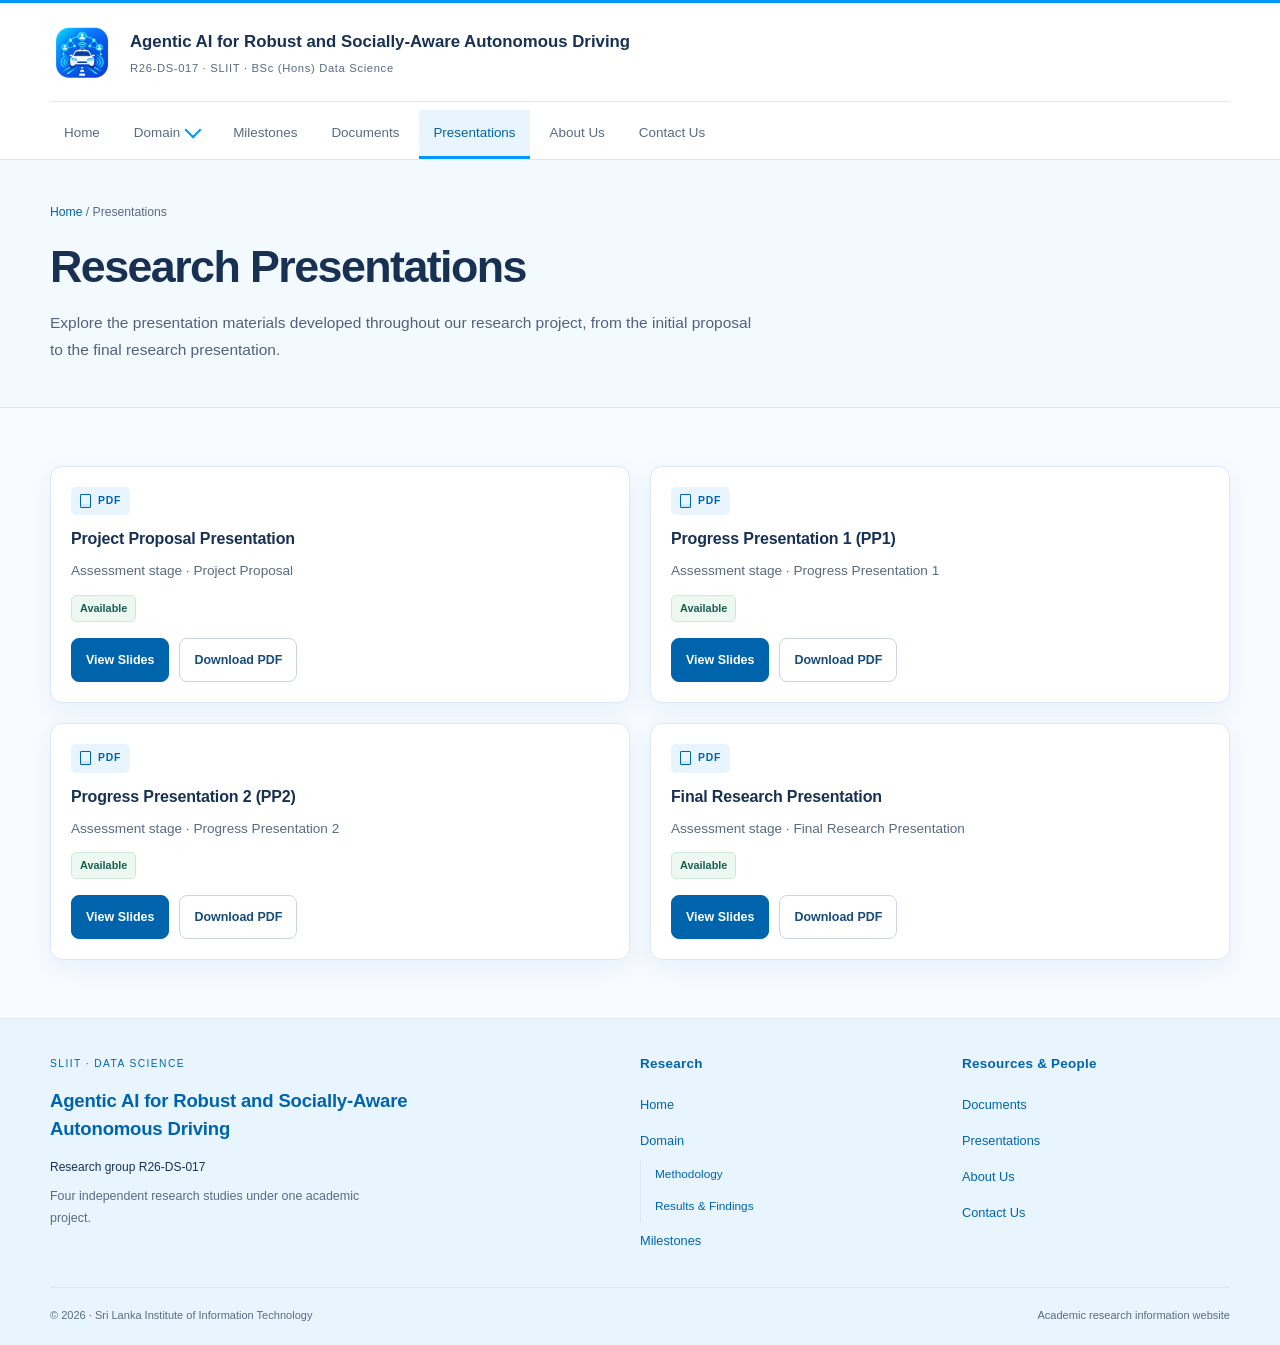
<file: presentations.html>
<!doctype html>
<html lang="en">
  <head>
    <meta charset="utf-8">
    <meta name="viewport" content="width=device-width, initial-scale=1">
    <meta
      name="description"
      content="Presentations — Agentic AI for Robust and Socially-Aware Autonomous Driving. SLIIT Data Science group R26-DS-017."
    >
    <title>Presentations | Agentic AI for Robust and Socially-Aware Autonomous Driving</title>
    <link rel="stylesheet" href="css/style.css">
  </head>
  <body>
    <a class="skip-link" href="#main">Skip to content</a>

    <header class="site-header">
      <div class="container nav-wrap">
        <a class="brand" href="index.html">
          <img
            class="site-logo"
            src="assets/logo/socialmind_logo.png"
            alt="Socialmind Drive research project logo"
            width="64"
            height="64"
          >
          <span class="brand-copy">
            Agentic AI for Robust and Socially-Aware Autonomous Driving<small>R26-DS-017 · SLIIT · BSc (Hons)
            Data Science</small>
          </span>
        </a>
        <nav class="nav desktop-nav" aria-label="Main navigation">
          <a href="index.html">Home</a>
          <details class="domain-menu">
            <summary>Domain <span class="nav-chevron" aria-hidden="true"></span></summary>
            <div class="domain-submenu">
              <a href="domain.html">Research Domain</a>
              <a href="methodology.html">Detailed Methodology</a>
              <a href="results.html">Results &amp; Findings</a>
            </div>
          </details>
          <a href="milestones.html">Milestones</a>
          <a href="documents.html">Documents</a>
          <a href="presentations.html" class="active" aria-current="page">Presentations</a>
          <a href="about.html">About Us</a>
          <a href="contact.html">Contact Us</a>
        </nav>
        <details class="mobile-menu">
          <summary>Menu <span aria-hidden="true" class="menu-icon"></span></summary>
          <nav class="nav mobile-nav" aria-label="Mobile navigation">
            <a href="index.html">Home</a>
            <details class="domain-menu">
              <summary>Domain <span class="nav-chevron" aria-hidden="true"></span></summary>
              <div class="domain-submenu">
                <a href="domain.html">Research Domain</a>
                <a href="methodology.html">Detailed Methodology</a>
                <a href="results.html">Results &amp; Findings</a>
              </div>
            </details>
            <a href="milestones.html">Milestones</a>
            <a href="documents.html">Documents</a>
            <a href="presentations.html" class="active" aria-current="page">Presentations</a>
            <a href="about.html">About Us</a>
            <a href="contact.html">Contact Us</a>
          </nav>
        </details>
      </div>
    </header>

    <main id="main">
      <section class="page-hero">
        <div class="container">
          <div class="breadcrumb">
            <a href="index.html">Home</a>
            / Presentations
          </div>
          <h1>Research Presentations</h1>
          <p>Explore the presentation materials developed throughout our research project, from the initial proposal to the final research presentation.</p>
        </div>
      </section>

      <section class="section" aria-label="Research presentation materials">
        <div class="container">
          <div class="download-list presentation-library">
            <article class="download-item" id="slides0">
              <div class="resource-type">PDF</div>
              <div class="resource-copy">
                <h3>Project Proposal Presentation</h3>
                <p>Assessment stage · Project Proposal</p>
                <span class="availability-badge">Available</span>
              </div>
              <div class="resource-actions">
                <a
                  class="btn"
                  href="resources/presentations/proposal-presentation.pdf"
                  target="_blank"
                  rel="noopener noreferrer"
                >
                  View Slides
                </a>
                <a class="btn btn-outline" href="resources/presentations/proposal-presentation.pdf" download>
                  Download PDF
                </a>
              </div>
            </article>
            <article class="download-item" id="slides1">
              <div class="resource-type">PDF</div>
              <div class="resource-copy">
                <h3>Progress Presentation 1 (PP1)</h3>
                <p>Assessment stage · Progress Presentation 1</p>
                <span class="availability-badge">Available</span>
              </div>
              <div class="resource-actions">
                <a
                  class="btn"
                  href="resources/presentations/progress-presentation-1.pdf"
                  target="_blank"
                  rel="noopener noreferrer"
                >
                  View Slides
                </a>
                <a class="btn btn-outline" href="resources/presentations/progress-presentation-1.pdf" download>
                  Download PDF
                </a>
              </div>
            </article>
            <article class="download-item" id="slides2">
              <div class="resource-type">PDF</div>
              <div class="resource-copy">
                <h3>Progress Presentation 2 (PP2)</h3>
                <p>Assessment stage · Progress Presentation 2</p>
                <span class="availability-badge">Available</span>
              </div>
              <div class="resource-actions">
                <a
                  class="btn"
                  href="resources/presentations/progress-presentation-2.pdf"
                  target="_blank"
                  rel="noopener noreferrer"
                >
                  View Slides
                </a>
                <a class="btn btn-outline" href="resources/presentations/progress-presentation-2.pdf" download>
                  Download PDF
                </a>
              </div>
            </article>
            <article class="download-item" id="final-slides">
              <div class="resource-type">PDF</div>
              <div class="resource-copy">
                <h3>Final Research Presentation</h3>
                <p>Assessment stage · Final Research Presentation</p>
                <span class="availability-badge">Available</span>
              </div>
              <div class="resource-actions">
                <a
                  class="btn"
                  href="resources/presentations/final-presentation.pdf"
                  target="_blank"
                  rel="noopener noreferrer"
                >
                  View Slides
                </a>
                <a class="btn btn-outline" href="resources/presentations/final-presentation.pdf" download>
                  Download PDF
                </a>
              </div>
            </article>
          </div>
        </div>
      </section>
    </main>

    <footer class="footer">
      <div class="container">
        <div class="footer-grid">
          <div class="footer-project">
            <div class="footer-eyebrow">SLIIT · Data Science</div>
            <h2>Agentic AI for Robust and Socially-Aware Autonomous Driving</h2>
            <p class="footer-group">Research group R26-DS-017</p>
            <p>Four independent research studies under one academic project.</p>
          </div>
          <div>
            <h2>Research</h2>
            <ul>
              <li><a href="index.html">Home</a></li>
              <li>
                <a href="domain.html">Domain</a>
                <ul class="footer-subnav">
                  <li><a href="methodology.html">Methodology</a></li>
                  <li><a href="results.html">Results &amp; Findings</a></li>
                </ul>
              </li>
              <li><a href="milestones.html">Milestones</a></li>
            </ul>
          </div>
          <div>
            <h2>Resources &amp; People</h2>
            <ul>
              <li><a href="documents.html">Documents</a></li>
              <li><a href="presentations.html">Presentations</a></li>
              <li><a href="about.html">About Us</a></li>
              <li><a href="contact.html">Contact Us</a></li>
            </ul>
          </div>
        </div>
        <div class="footer-bottom">
          <span>© 2026 · Sri Lanka Institute of Information Technology</span>
          <span>Academic research information website</span>
        </div>
      </div>
    </footer>
  </body>
</html>
</file>
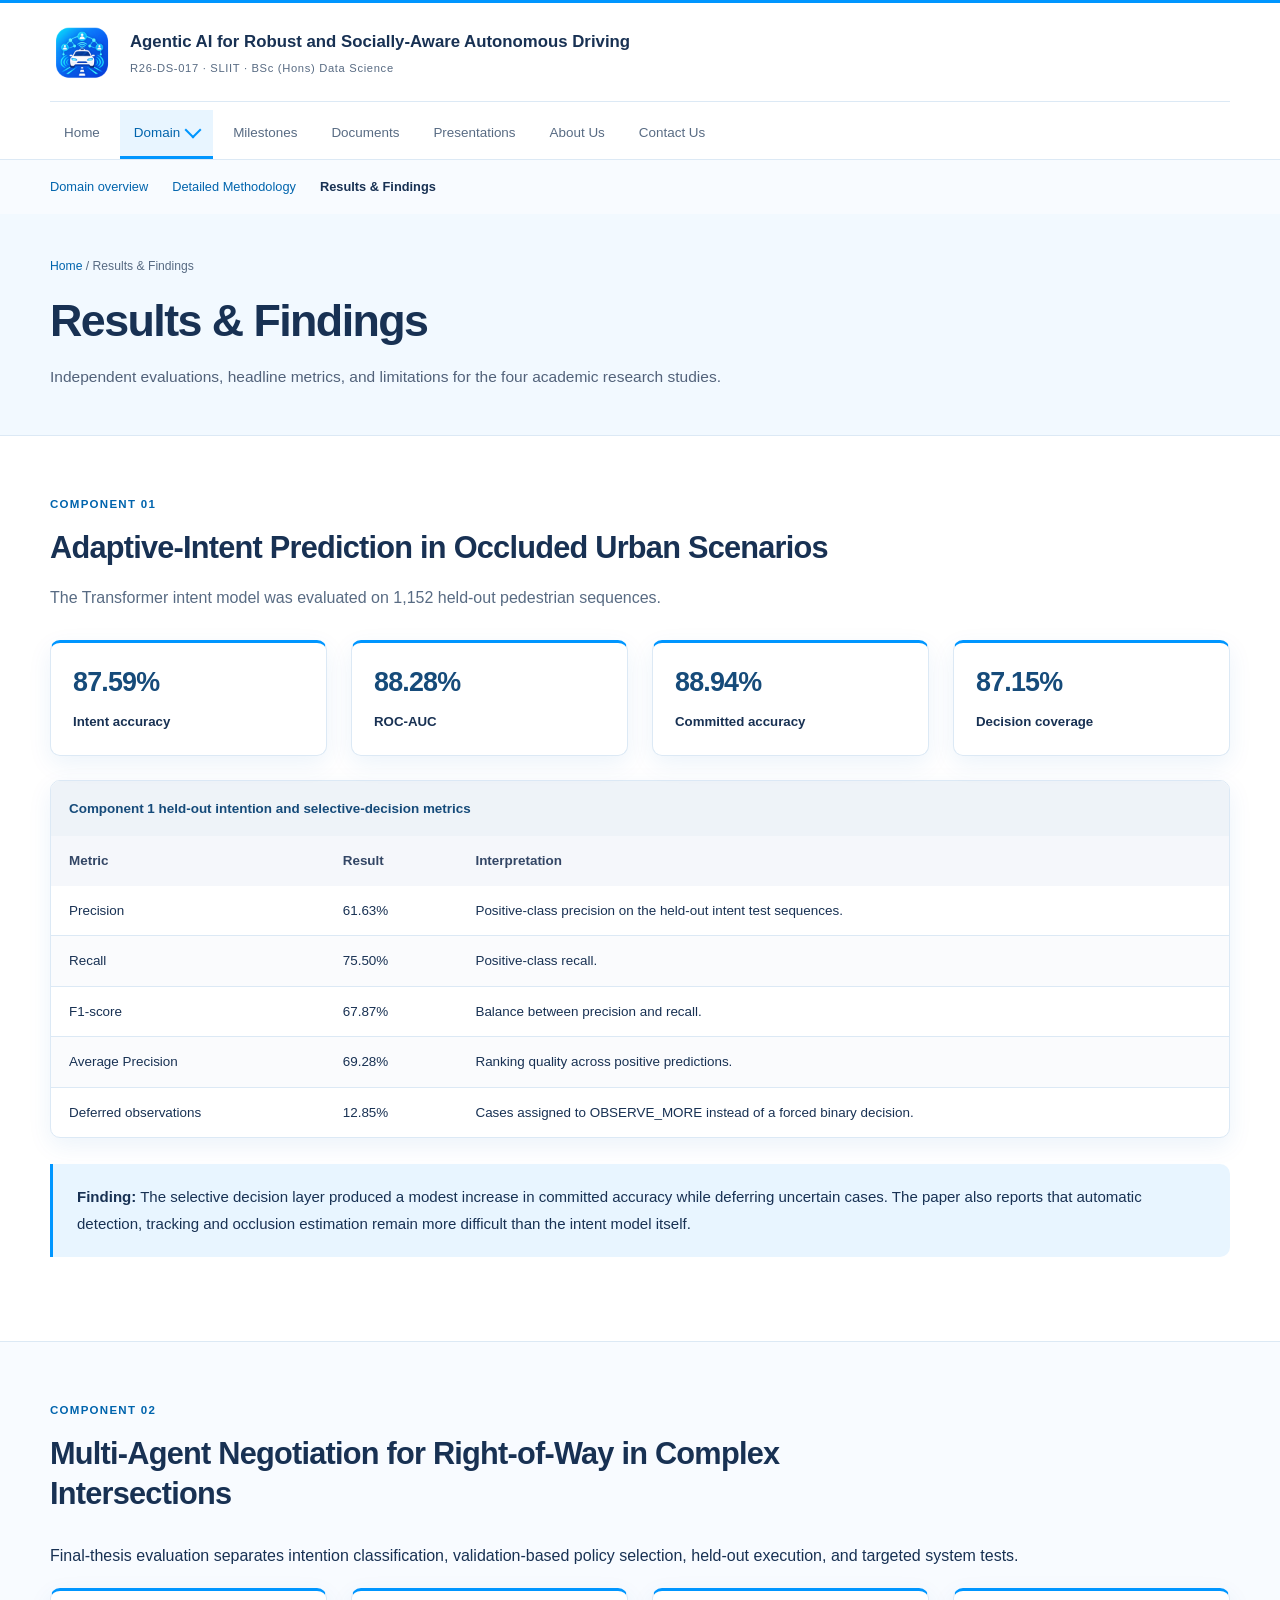
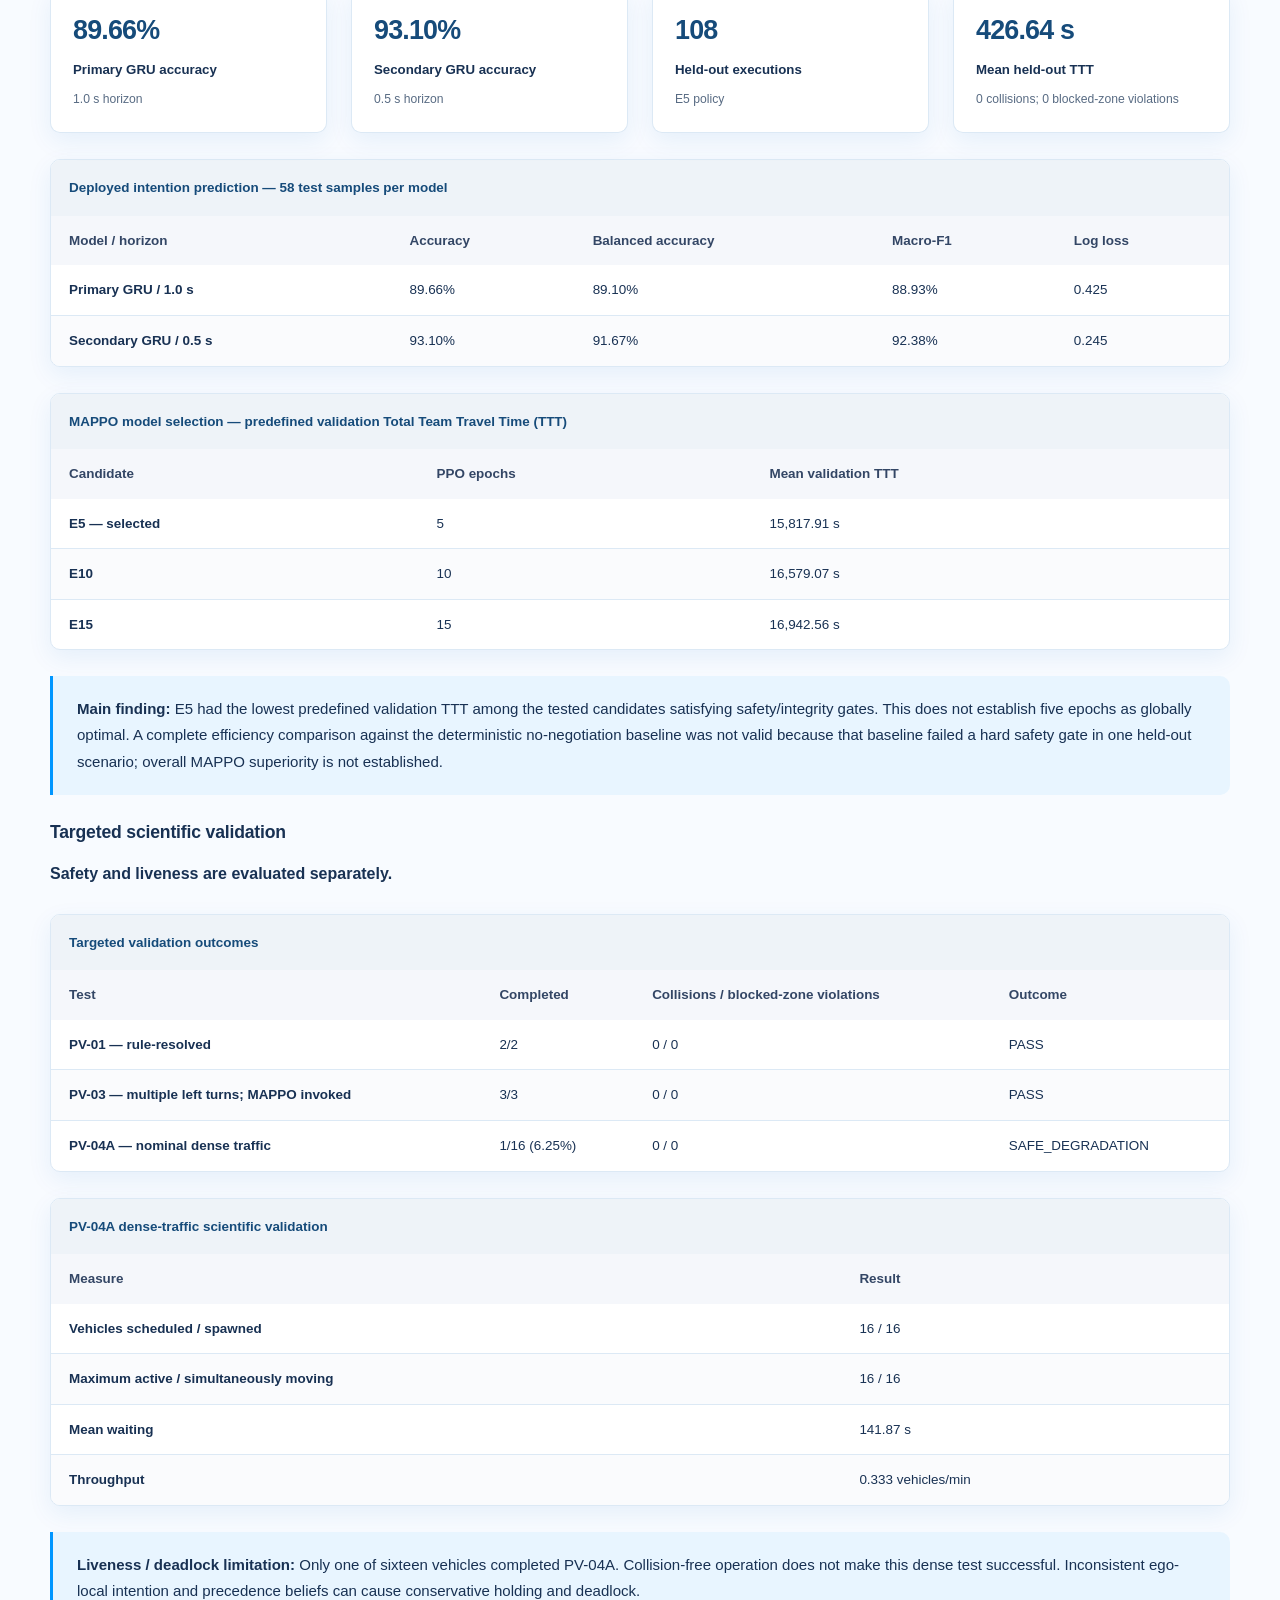
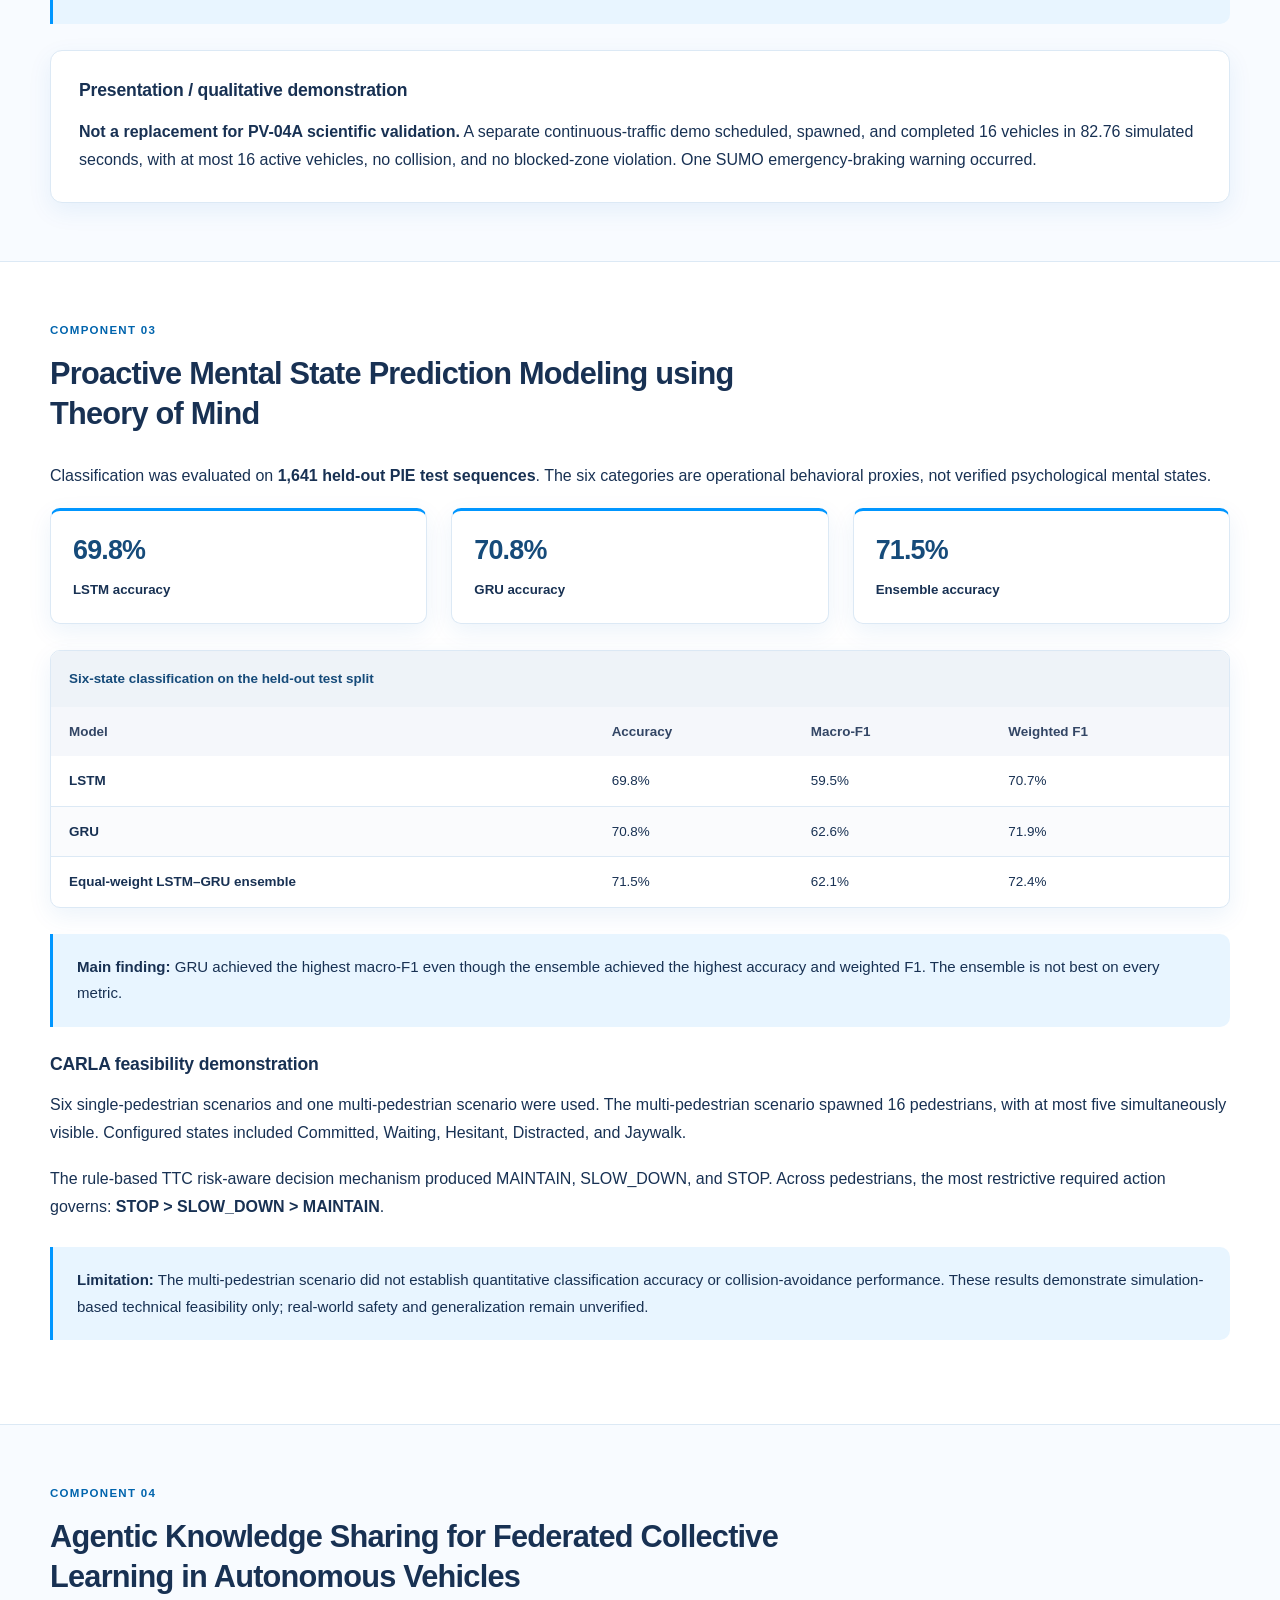
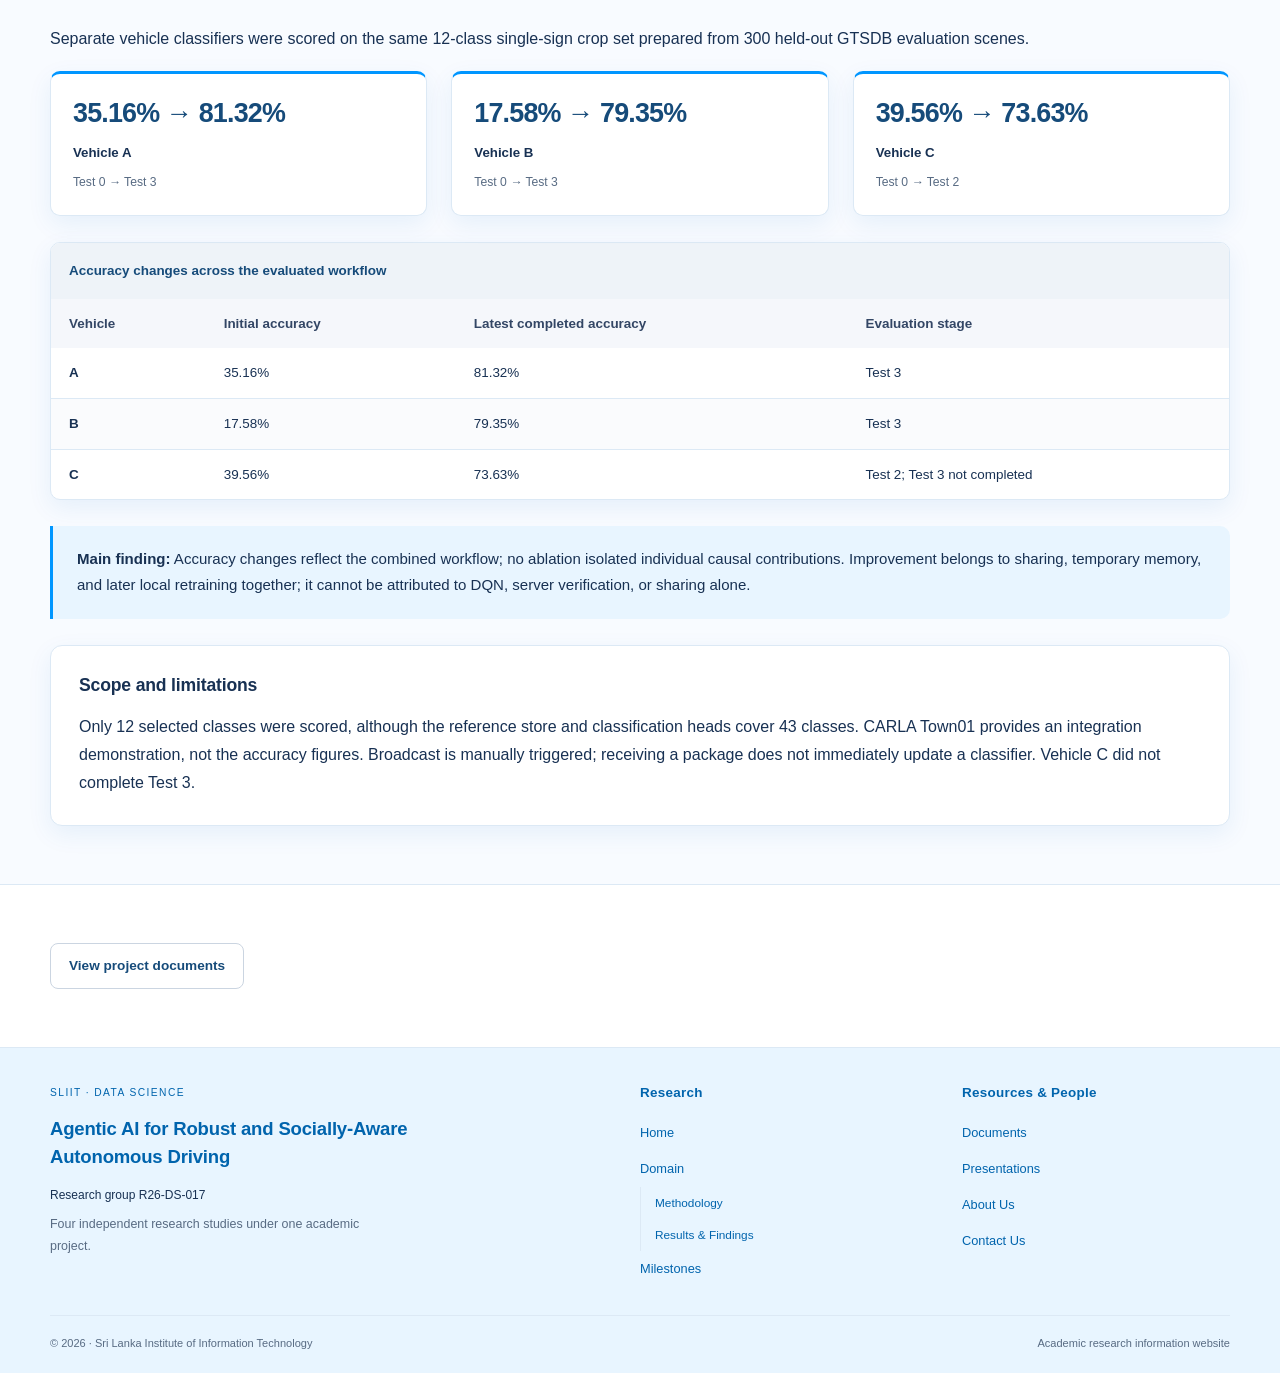
<file: results.html>
<!doctype html>
<html lang="en">
  <head>
    <meta charset="utf-8">
    <meta name="viewport" content="width=device-width, initial-scale=1">
    <meta
      name="description"
      content="Results & Findings — Agentic AI for Robust and Socially-Aware Autonomous Driving. SLIIT Data Science group R26-DS-017."
    >
    <title>Results & Findings | Agentic AI for Robust and Socially-Aware Autonomous Driving</title>
    <link rel="stylesheet" href="css/style.css">
  </head>
  <body>
    <a class="skip-link" href="#main">Skip to content</a>

    <header class="site-header">
      <div class="container nav-wrap">
        <a class="brand" href="index.html">
          <img
            class="site-logo"
            src="assets/logo/socialmind_logo.png"
            alt="Socialmind Drive research project logo"
            width="64"
            height="64"
          >
          <span class="brand-copy">
            Agentic AI for Robust and Socially-Aware Autonomous Driving<small>R26-DS-017 · SLIIT · BSc (Hons)
            Data Science</small>
          </span>
        </a>
        <nav class="nav desktop-nav" aria-label="Main navigation">
          <a href="index.html">Home</a>
          <details class="domain-menu">
            <summary class="active">Domain <span class="nav-chevron" aria-hidden="true"></span></summary>
            <div class="domain-submenu">
              <a href="domain.html">Research Domain</a>
              <a href="methodology.html">Detailed Methodology</a>
              <a href="results.html" aria-current="page" class="active">Results &amp; Findings</a>
            </div>
          </details>
          <a href="milestones.html">Milestones</a>
          <a href="documents.html">Documents</a>
          <a href="presentations.html">Presentations</a>
          <a href="about.html">About Us</a>
          <a href="contact.html">Contact Us</a>
        </nav>
        <details class="mobile-menu">
          <summary>Menu <span aria-hidden="true" class="menu-icon"></span></summary>
          <nav class="nav mobile-nav" aria-label="Mobile navigation">
            <a href="index.html">Home</a>
            <details class="domain-menu" open>
              <summary class="active">Domain <span class="nav-chevron" aria-hidden="true"></span></summary>
              <div class="domain-submenu">
                <a href="domain.html">Research Domain</a>
                <a href="methodology.html">Detailed Methodology</a>
                <a href="results.html" aria-current="page" class="active">Results &amp; Findings</a>
              </div>
            </details>
            <a href="milestones.html">Milestones</a>
            <a href="documents.html">Documents</a>
            <a href="presentations.html">Presentations</a>
            <a href="about.html">About Us</a>
            <a href="contact.html">Contact Us</a>
          </nav>
        </details>
      </div>
    </header>

    <main id="main">
      <nav class="secondary-nav container" aria-label="Research pages">
        <a href="domain.html">Domain overview</a>
        <a href="methodology.html">Detailed Methodology</a>
        <a href="results.html" aria-current="page">Results &amp; Findings</a>
      </nav>

      <section class="page-hero">
        <div class="container">
          <div class="breadcrumb">
            <a href="index.html">Home</a>
            / Results &amp; Findings
          </div>
          <h1>Results &amp; Findings</h1>
          <p>Independent evaluations, headline metrics, and limitations for the four academic research studies.</p>
        </div>
      </section>

      <section class="section section-white">
        <div class="container" id="component-1">
          <div class="section-head">
            <span class="component-label">Component 01</span>
            <h2>Adaptive-Intent Prediction in Occluded Urban Scenarios</h2>
            <p>The Transformer intent model was evaluated on 1,152 held-out pedestrian sequences.</p>
          </div>
          <div class="grid grid-4">
            <div class="metric">
              <div class="value">87.59%</div>
              <div class="label">Intent accuracy</div>
            </div>
            <div class="metric">
              <div class="value">88.28%</div>
              <div class="label">ROC-AUC</div>
            </div>
            <div class="metric">
              <div class="value">88.94%</div>
              <div class="label">Committed accuracy</div>
            </div>
            <div class="metric">
              <div class="value">87.15%</div>
              <div class="label">Decision coverage</div>
            </div>
          </div>
          <div
            class="table-wrap"
            role="region"
            aria-label="Component 1 evaluation results"
            tabindex="0"
            style="margin-top:24px"
          >
            <table>
              <caption>Component 1 held-out intention and selective-decision metrics</caption>
              <thead>
                <tr>
                  <th scope="col">Metric</th>
                  <th scope="col">Result</th>
                  <th scope="col">Interpretation</th>
                </tr>
              </thead>
              <tbody>
                <tr>
                  <td>Precision</td>
                  <td>61.63%</td>
                  <td>Positive-class precision on the held-out intent test sequences.</td>
                </tr>
                <tr>
                  <td>Recall</td>
                  <td>75.50%</td>
                  <td>Positive-class recall.</td>
                </tr>
                <tr>
                  <td>F1-score</td>
                  <td>67.87%</td>
                  <td>Balance between precision and recall.</td>
                </tr>
                <tr>
                  <td>Average Precision</td>
                  <td>69.28%</td>
                  <td>Ranking quality across positive predictions.</td>
                </tr>
                <tr>
                  <td>Deferred observations</td>
                  <td>12.85%</td>
                  <td>Cases assigned to OBSERVE_MORE instead of a forced binary decision.</td>
                </tr>
              </tbody>
            </table>
          </div>
          <div class="callout">
            <strong>Finding:</strong>
            The selective decision layer produced a modest increase in committed accuracy while deferring uncertain cases. The paper also reports that automatic detection, tracking and occlusion estimation remain more difficult than the intent model itself.
          </div>
        </div>
      </section>

      <section class="section">
        <div class="container" id="component-2">
          <div class="section-head">
            <span class="component-label">Component 02</span>
            <h2>Multi-Agent Negotiation for Right-of-Way in Complex Intersections</h2>
          </div>
          <p>
            Final-thesis evaluation separates intention classification, validation-based policy selection,
            held-out execution, and targeted system tests.
          </p>
          <div class="grid grid-4">
            <div class="metric">
              <div class="value">89.66%</div>
              <div class="label">Primary GRU accuracy</div>
              <p class="metric-detail">1.0 s horizon</p>
            </div>
            <div class="metric">
              <div class="value">93.10%</div>
              <div class="label">Secondary GRU accuracy</div>
              <p class="metric-detail">0.5 s horizon</p>
            </div>
            <div class="metric">
              <div class="value">108</div>
              <div class="label">Held-out executions</div>
              <p class="metric-detail">E5 policy</p>
            </div>
            <div class="metric">
              <div class="value">426.64 s</div>
              <div class="label">Mean held-out TTT</div>
              <p class="metric-detail">0 collisions; 0 blocked-zone violations</p>
            </div>
          </div>
          <div
            class="table-wrap"
            role="region"
            aria-label="Deployed intention prediction — 58 test samples per model"
            tabindex="0"
          >
            <table>
              <caption>Deployed intention prediction — 58 test samples per model</caption>
              <thead>
                <tr>
                  <th scope="col">Model / horizon</th>
                  <th scope="col">Accuracy</th>
                  <th scope="col">Balanced accuracy</th>
                  <th scope="col">Macro-F1</th>
                  <th scope="col">Log loss</th>
                </tr>
              </thead>
              <tbody>
                <tr>
                  <th scope="row">Primary GRU / 1.0 s</th>
                  <td>89.66%</td>
                  <td>89.10%</td>
                  <td>88.93%</td>
                  <td>0.425</td>
                </tr>
                <tr>
                  <th scope="row">Secondary GRU / 0.5 s</th>
                  <td>93.10%</td>
                  <td>91.67%</td>
                  <td>92.38%</td>
                  <td>0.245</td>
                </tr>
              </tbody>
            </table>
          </div>
          <div
            class="table-wrap"
            role="region"
            aria-label="MAPPO model selection — predefined validation Total Team Travel Time (TTT)"
            tabindex="0"
          >
            <table>
              <caption>MAPPO model selection — predefined validation Total Team Travel Time (TTT)</caption>
              <thead>
                <tr>
                  <th scope="col">Candidate</th>
                  <th scope="col">PPO epochs</th>
                  <th scope="col">Mean validation TTT</th>
                </tr>
              </thead>
              <tbody>
                <tr>
                  <th scope="row">E5 — selected</th>
                  <td>5</td>
                  <td>15,817.91 s</td>
                </tr>
                <tr>
                  <th scope="row">E10</th>
                  <td>10</td>
                  <td>16,579.07 s</td>
                </tr>
                <tr>
                  <th scope="row">E15</th>
                  <td>15</td>
                  <td>16,942.56 s</td>
                </tr>
              </tbody>
            </table>
          </div>
          <div class="callout">
            <strong>Main finding:</strong>
            E5 had the lowest predefined validation TTT among the tested candidates satisfying safety/integrity gates. This does not establish five epochs as globally optimal. A complete efficiency comparison against the deterministic no-negotiation baseline was not valid because that baseline failed a hard safety gate in one held-out scenario; overall MAPPO superiority is not established.
          </div>
          <h3>Targeted scientific validation</h3>
          <p><strong>Safety and liveness are evaluated separately.</strong></p>
          <div class="table-wrap" role="region" aria-label="Targeted validation outcomes" tabindex="0">
            <table>
              <caption>Targeted validation outcomes</caption>
              <thead>
                <tr>
                  <th scope="col">Test</th>
                  <th scope="col">Completed</th>
                  <th scope="col">Collisions / blocked-zone violations</th>
                  <th scope="col">Outcome</th>
                </tr>
              </thead>
              <tbody>
                <tr>
                  <th scope="row">PV-01 — rule-resolved</th>
                  <td>2/2</td>
                  <td>0 / 0</td>
                  <td>PASS</td>
                </tr>
                <tr>
                  <th scope="row">PV-03 — multiple left turns; MAPPO invoked</th>
                  <td>3/3</td>
                  <td>0 / 0</td>
                  <td>PASS</td>
                </tr>
                <tr>
                  <th scope="row">PV-04A — nominal dense traffic</th>
                  <td>1/16 (6.25%)</td>
                  <td>0 / 0</td>
                  <td>SAFE_DEGRADATION</td>
                </tr>
              </tbody>
            </table>
          </div>
          <div
            class="table-wrap"
            role="region"
            aria-label="PV-04A dense-traffic scientific validation"
            tabindex="0"
          >
            <table>
              <caption>PV-04A dense-traffic scientific validation</caption>
              <thead>
                <tr>
                  <th scope="col">Measure</th>
                  <th scope="col">Result</th>
                </tr>
              </thead>
              <tbody>
                <tr>
                  <th scope="row">Vehicles scheduled / spawned</th>
                  <td>16 / 16</td>
                </tr>
                <tr>
                  <th scope="row">Maximum active / simultaneously moving</th>
                  <td>16 / 16</td>
                </tr>
                <tr>
                  <th scope="row">Mean waiting</th>
                  <td>141.87 s</td>
                </tr>
                <tr>
                  <th scope="row">Throughput</th>
                  <td>0.333 vehicles/min</td>
                </tr>
              </tbody>
            </table>
          </div>
          <div class="callout">
            <strong>Liveness / deadlock limitation:</strong>
            Only one of sixteen vehicles completed PV-04A. Collision-free operation does not make this dense test successful. Inconsistent ego-local intention and precedence beliefs can cause conservative holding and deadlock.
          </div>
          <div class="card">
            <h3>Presentation / qualitative demonstration</h3>
            <p>
              <strong>Not a replacement for PV-04A scientific validation.</strong> A separate continuous-traffic
              demo scheduled, spawned, and completed 16 vehicles in 82.76 simulated seconds, with at most 16 active
              vehicles, no collision, and no blocked-zone violation. One SUMO emergency-braking warning occurred.
            </p>
          </div>
        </div>
      </section>

      <section class="section section-white">
        <div class="container" id="component-3">
          <div class="section-head">
            <span class="component-label">Component 03</span>
            <h2>Proactive Mental State Prediction Modeling using Theory of Mind</h2>
          </div>
          <p>
            Classification was evaluated on <strong>1,641 held-out PIE test sequences</strong>. The six
            categories are operational behavioral proxies, not verified psychological mental states.
          </p>
          <div class="grid grid-3">
            <div class="metric">
              <div class="value">69.8%</div>
              <div class="label">LSTM accuracy</div>
            </div>
            <div class="metric">
              <div class="value">70.8%</div>
              <div class="label">GRU accuracy</div>
            </div>
            <div class="metric">
              <div class="value">71.5%</div>
              <div class="label">Ensemble accuracy</div>
            </div>
          </div>
          <div
            class="table-wrap"
            role="region"
            aria-label="Six-state classification on the held-out test split"
            tabindex="0"
          >
            <table>
              <caption>Six-state classification on the held-out test split</caption>
              <thead>
                <tr>
                  <th scope="col">Model</th>
                  <th scope="col">Accuracy</th>
                  <th scope="col">Macro-F1</th>
                  <th scope="col">Weighted F1</th>
                </tr>
              </thead>
              <tbody>
                <tr>
                  <th scope="row">LSTM</th>
                  <td>69.8%</td>
                  <td>59.5%</td>
                  <td>70.7%</td>
                </tr>
                <tr>
                  <th scope="row">GRU</th>
                  <td>70.8%</td>
                  <td>62.6%</td>
                  <td>71.9%</td>
                </tr>
                <tr>
                  <th scope="row">Equal-weight LSTM–GRU ensemble</th>
                  <td>71.5%</td>
                  <td>62.1%</td>
                  <td>72.4%</td>
                </tr>
              </tbody>
            </table>
          </div>
          <div class="callout">
            <strong>Main finding:</strong>
            GRU achieved the highest macro-F1 even though the ensemble achieved the highest accuracy and weighted F1. The ensemble is not best on every metric.
          </div>
          <h3>CARLA feasibility demonstration</h3>
          <p>
            Six single-pedestrian scenarios and one multi-pedestrian scenario were used. The multi-pedestrian
            scenario spawned 16 pedestrians, with at most five simultaneously visible. Configured states included
            Committed, Waiting, Hesitant, Distracted, and Jaywalk.
          </p>
          <p>
            The rule-based TTC risk-aware decision mechanism produced MAINTAIN, SLOW_DOWN, and STOP. Across
            pedestrians, the most restrictive required action governs: <strong>STOP &gt; SLOW_DOWN &gt;
            MAINTAIN</strong>.
          </p>
          <div class="callout">
            <strong>Limitation:</strong>
            The multi-pedestrian scenario did not establish quantitative classification accuracy or collision-avoidance performance. These results demonstrate simulation-based technical feasibility only; real-world safety and generalization remain unverified.
          </div>
        </div>
      </section>

      <section class="section">
        <div class="container" id="component-4">
          <div class="section-head">
            <span class="component-label">Component 04</span>
            <h2>Agentic Knowledge Sharing for Federated Collective Learning in Autonomous Vehicles</h2>
          </div>
          <p>
            Separate vehicle classifiers were scored on the same 12-class single-sign crop set prepared from 300
            held-out GTSDB evaluation scenes.
          </p>
          <div class="grid grid-3">
            <div class="metric">
              <div class="value">35.16% → 81.32%</div>
              <div class="label">Vehicle A</div>
              <p class="metric-detail">Test 0 → Test 3</p>
            </div>
            <div class="metric">
              <div class="value">17.58% → 79.35%</div>
              <div class="label">Vehicle B</div>
              <p class="metric-detail">Test 0 → Test 3</p>
            </div>
            <div class="metric">
              <div class="value">39.56% → 73.63%</div>
              <div class="label">Vehicle C</div>
              <p class="metric-detail">Test 0 → Test 2</p>
            </div>
          </div>
          <div
            class="table-wrap"
            role="region"
            aria-label="Accuracy changes across the evaluated workflow"
            tabindex="0"
          >
            <table>
              <caption>Accuracy changes across the evaluated workflow</caption>
              <thead>
                <tr>
                  <th scope="col">Vehicle</th>
                  <th scope="col">Initial accuracy</th>
                  <th scope="col">Latest completed accuracy</th>
                  <th scope="col">Evaluation stage</th>
                </tr>
              </thead>
              <tbody>
                <tr>
                  <th scope="row">A</th>
                  <td>35.16%</td>
                  <td>81.32%</td>
                  <td>Test 3</td>
                </tr>
                <tr>
                  <th scope="row">B</th>
                  <td>17.58%</td>
                  <td>79.35%</td>
                  <td>Test 3</td>
                </tr>
                <tr>
                  <th scope="row">C</th>
                  <td>39.56%</td>
                  <td>73.63%</td>
                  <td>Test 2; Test 3 not completed</td>
                </tr>
              </tbody>
            </table>
          </div>
          <div class="callout">
            <strong>Main finding:</strong>
            Accuracy changes reflect the combined workflow; no ablation isolated individual causal contributions. Improvement belongs to sharing, temporary memory, and later local retraining together; it cannot be attributed to DQN, server verification, or sharing alone.
          </div>
          <div class="card">
            <h3>Scope and limitations</h3>
            <p>
              Only 12 selected classes were scored, although the reference store and classification heads cover 43
              classes. CARLA Town01 provides an integration demonstration, not the accuracy figures. Broadcast is
              manually triggered; receiving a package does not immediately update a classifier. Vehicle C did not
              complete Test 3.
            </p>
          </div>
        </div>
      </section>

      <section class="section section-white">
        <div class="container">
          <a class="btn btn-outline" href="documents.html">View project documents</a>
        </div>
      </section>
    </main>

    <footer class="footer">
      <div class="container">
        <div class="footer-grid">
          <div class="footer-project">
            <div class="footer-eyebrow">SLIIT · Data Science</div>
            <h2>Agentic AI for Robust and Socially-Aware Autonomous Driving</h2>
            <p class="footer-group">Research group R26-DS-017</p>
            <p>Four independent research studies under one academic project.</p>
          </div>
          <div>
            <h2>Research</h2>
            <ul>
              <li><a href="index.html">Home</a></li>
              <li>
                <a href="domain.html">Domain</a>
                <ul class="footer-subnav">
                  <li><a href="methodology.html">Methodology</a></li>
                  <li><a href="results.html">Results &amp; Findings</a></li>
                </ul>
              </li>
              <li><a href="milestones.html">Milestones</a></li>
            </ul>
          </div>
          <div>
            <h2>Resources &amp; People</h2>
            <ul>
              <li><a href="documents.html">Documents</a></li>
              <li><a href="presentations.html">Presentations</a></li>
              <li><a href="about.html">About Us</a></li>
              <li><a href="contact.html">Contact Us</a></li>
            </ul>
          </div>
        </div>
        <div class="footer-bottom">
          <span>© 2026 · Sri Lanka Institute of Information Technology</span>
          <span>Academic research information website</span>
        </div>
      </div>
    </footer>
  </body>
</html>
</file>
<file: css/style.css>
/* R26-DS-017: consolidated local HTML/CSS design system. */

:root {
  --primary: #0096FF;
  --primary-dark: #0064AD;
  --primary-hover: #0077CC;
  --navy: var(--text-primary);
  --navy-secondary: #164B7A;
  --light-blue: var(--primary-soft);
  --background: #F8FBFF;
  --surface: #FFFFFF;
  --text-primary: #183153;
  --text-secondary: #586B83;
  --border: #DCE9F5;
  --navy-2: var(--navy-secondary);
  --paper: var(--background);
  --white: var(--surface);
  --ink: var(--text-primary);
  --muted: var(--text-secondary);
  --line: var(--border);
  --soft: var(--primary-soft);
  --radius: 12px;
  --shadow: 0 8px 24px rgba(0, 105, 190, 0.08);
  --primary-light: #63BFFF;
  --primary-soft: #E8F5FF;
  --primary-subtle: #F2F9FF;
}

* {
  box-sizing: border-box;
}

html {
  scroll-behavior: smooth;
}

body {
  margin: 0;
  background: var(--paper);
  color: var(--ink);
  font: 16px/1.75 'Segoe UI',Arial,Helvetica,sans-serif;
  overflow-wrap: break-word;
}

h1,
h2,
h3 {
  margin: 0 0 16px;
  color: var(--navy);
  line-height: 1.3;
  font-weight: 650;
  overflow-wrap: anywhere;
}

h1 {
  font-size: clamp(2rem,4vw,3.4rem);
  letter-spacing: -.035em;
  max-width: 30ch;
}

h2 {
  font-size: clamp(1.5rem,2.4vw,2.1rem);
  letter-spacing: -.025em;
}

h3 {
  font-size: 1.1rem;
  letter-spacing: -.01em;
}

p {
  margin: 0 0 18px;
}

a {
  color: var(--primary-dark);
  text-underline-offset: 4px;
  transition: color .18s,background-color .18s,border-color .18s;
}

a:hover {
  color: var(--navy);
}

img {
  display: block;
  max-width: 100%;
  height: auto;
}

a:focus-visible,
summary:focus-visible,
[tabindex]:focus-visible {
  outline: 3px solid var(--primary);
  outline-offset: 5px;
}

.container {
  width: min(1180px,calc(100% - 64px));
  margin-inline: auto;
}

.skip-link {
  position: absolute;
  left: 20px;
  top: -100px;
  background: white;
  padding: 12px 20px;
  border-radius: 6px;
  z-index: 100;
}

.skip-link:focus {
  top: 12px;
}

[id] {
  scroll-margin-top: 24px;
}

/* Institutional header and native mobile menu. */

.site-header {
  background: var(--surface);
  color: var(--text-primary);
  border-top: 3px solid var(--primary);
  border-bottom: 1px solid var(--border);
}

.nav-wrap {
  padding-top: 18px;
}

.brand {
  display: flex;
  align-items: center;
  gap: 16px;
  max-width: 760px;
  color: var(--text-primary);
  text-decoration: none;
  font-size: 1.05rem;
  font-weight: 600;
  line-height: 1.45;
}

.brand:hover {
  color: var(--primary-dark);
}

.brand-copy {
  min-width: 0;
}

.brand small {
  display: block;
  font-size: .7rem;
  letter-spacing: .06em;
  color: var(--text-secondary);
  font-weight: 400;
  margin-top: 6px;
}

.nav {
  display: flex;
  gap: 6px;
  flex-wrap: wrap;
}

.desktop-nav {
  border-top: 1px solid var(--border);
  margin-top: 16px;
  padding: 8px 0 0;
}

.nav a {
  color: var(--text-secondary);
  text-decoration: none;
  font-size: .84rem;
  padding: 12px 14px;
  min-height: 48px;
  border-bottom: 3px solid transparent;
  font-weight: 500;
  line-height: 1.6;
}

.nav a:hover {
  color: var(--primary-dark);
  background: var(--primary-subtle);
}

.nav a.active {
  color: var(--primary-dark);
  border-color: var(--primary);
  background: var(--primary-soft);
}

.site-header a:focus-visible,
.mobile-menu summary:focus-visible {
  outline-color: var(--primary);
  outline-offset: -3px;
}

.mobile-menu {
  display: none;
}

.mobile-menu summary {
  display: flex;
  list-style: none;
  cursor: pointer;
  min-height: 48px;
  padding: 10px 0;
  align-items: center;
  justify-content: space-between;
  font-weight: 600;
  color: var(--text-primary);
}

.mobile-menu summary::-webkit-details-marker {
  display: none;
}

.menu-icon {
  width: 22px;
  height: 14px;
  border-block: 2px solid var(--primary-dark);
  position: relative;
}

.menu-icon:after {
  content: '';
  position: absolute;
  top: 5px;
  left: 0;
  right: 0;
  border-top: 2px solid var(--primary-dark);
}

.mobile-menu[open] .menu-icon {
  border-color: var(--primary);
}

/* Page introductions and actions. */

.hero {
  position: relative;
  overflow: hidden;
  background: var(--primary-soft);
  color: var(--text-primary);
  padding: 64px 0 68px;
  border-bottom: 1px solid var(--border);
}

.hero:after {
  content: '';
  pointer-events: none;
  position: absolute;
  right: -170px;
  top: 40px;
  width: 590px;
  height: 590px;
  border: 1px solid var(--border);
  border-radius: 50%;
  box-shadow: 0 0 0 65px rgba(0, 150, 255, 0.025);
}

.hero>.container {
  position: relative;
  z-index: 1;
}

.hero h1 {
  color: var(--text-primary);
  max-width: 25ch;
  font-size: clamp(2.2rem,4.5vw,3.85rem);
  line-height: 1.14;
  margin-bottom: 24px;
}

.hero .eyebrow {
  color: #8acfff;
}

.eyebrow,
.kicker,
.component-label {
  font-size: .72rem;
  letter-spacing: .11em;
  text-transform: uppercase;
  color: var(--primary-dark);
  font-weight: 700;
  display: block;
  margin-bottom: 14px;
}

.project-affiliation {
  font-size: .94rem;
  color: var(--text-primary);
  line-height: 1.8;
}

.project-affiliation span {
  font-size: .8rem;
  color: var(--text-secondary);
  letter-spacing: .05em;
}

.lead {
  max-width: 78ch;
  font-size: 1.03rem;
  line-height: 1.85;
  color: var(--text-secondary);
}

.actions {
  display: flex;
  gap: 12px;
  flex-wrap: wrap;
  margin-top: 26px;
}

.btn {
  display: inline-flex;
  justify-content: center;
  align-items: center;
  gap: 12px;
  min-height: 46px;
  padding: 11px 18px;
  border: 1px solid var(--primary-dark);
  border-radius: 8px;
  text-decoration: none;
  font-weight: 600;
  font-size: .85rem;
  line-height: 1.45;
  background: var(--primary-dark);
  color: white;
  text-align: center;
}

.btn:hover {
  background: var(--navy-2);
  border-color: var(--navy-2);
  color: white;
}

.btn-primary {
  background: var(--primary-dark);
  border-color: var(--primary-dark);
}

.btn-outline {
  background: white;
  border-color: #cbd5e1;
  color: var(--navy-2);
}

.btn-outline:hover {
  background: var(--soft);
  color: var(--primary-dark);
  border-color: var(--primary);
}

.hero .btn-primary {
  background: var(--primary-dark);
  border-color: var(--primary);
  color: #fff;
}

.hero .btn-primary:hover {
  background: #006BC7;
}

.hero .btn-outline {
  background: var(--surface);
  color: var(--primary-dark);
  border-color: var(--border);
}

.hero .btn-outline:hover {
  background: var(--primary-subtle);
  border-color: var(--primary);
  color: var(--primary-dark);
}

.btn-small {
  font-size: .78rem;
  padding: 9px 14px;
  min-height: 44px;
}

.page-hero {
  background: var(--primary-subtle);
  border-bottom: 1px solid var(--line);
  padding: 42px 0 44px;
}

.page-hero h1 {
  font-size: clamp(2rem,3.5vw,2.8rem);
  max-width: 35ch;
  margin-bottom: 14px;
}

.page-hero p {
  max-width: 82ch;
  color: #52627a;
  font-size: .97rem;
  margin: 0;
}

.breadcrumb {
  font-size: .76rem;
  color: var(--muted);
  margin-bottom: 14px;
}

.breadcrumb a {
  text-decoration: none;
}

/* Research sections, cards, evidence and tables. */

.section {
  padding: 58px 0;
}

.section+.section {
  border-top: 1px solid var(--line);
}

.section-white {
  background: var(--white);
}

.section-dark,
.methodology-overview,
.technology-section,
.supervision-section {
  background: var(--primary-subtle);
}

.section-head {
  max-width: 88ch;
  margin-bottom: 28px;
}

.section-head p {
  color: var(--muted);
  margin-bottom: 0;
}

.reading-width {
  max-width: 86ch;
}

.grid {
  display: grid;
  gap: 24px;
}

.grid>* {
  min-width: 0;
}

.grid-2 {
  grid-template-columns: repeat(2,minmax(0,1fr));
}

.grid-3 {
  grid-template-columns: repeat(3,minmax(0,1fr));
}

.grid-4 {
  grid-template-columns: repeat(4,minmax(0,1fr));
}

.card,
.person,
.download-item,
.team-contact-card {
  background: white;
  border: 1px solid var(--line);
  border-radius: var(--radius);
  box-shadow: var(--shadow);
  min-width: 0;
}

.card {
  padding: 28px;
}

.card p:last-child {
  margin-bottom: 0;
}

.card h3 {
  font-size: 1.1rem;
}

.component-card {
  padding: 30px;
  border-top: 3px solid var(--primary);
  display: flex;
  flex-direction: column;
  transition: border-color .18s,box-shadow .18s;
}

.component-card:hover {
  border-color: #9acbfa;
  box-shadow: 0 12px 32px rgb(11 23 54 / 9%);
}

.component-card .kicker {
  font-size: .68rem;
  margin-bottom: 16px;
}

.component-card h3 {
  max-width: 34ch;
  font-size: 1.27rem;
  line-height: 1.45;
}

.component-card p {
  font-size: .92rem;
  color: #52627a;
}

.component-explore {
  margin-top: auto;
  padding-top: 12px;
}

.text-action {
  text-decoration: none;
  font-size: .84rem;
  font-weight: 650;
}

.text-action:hover {
  text-decoration: underline;
}

.text-action span {
  margin-left: 8px;
}

.component-symbol {
  width: 40px;
  height: 40px;
  border-radius: 10px;
  background: var(--soft);
  display: flex;
  align-items: center;
  justify-content: center;
  gap: 3px;
  margin-bottom: 18px;
}

.component-symbol i {
  width: 4px;
  height: 12px;
  background: var(--primary);
  border-radius: 2px;
}

.component-symbol i:nth-child(2) {
  height: 22px;
}

.symbol-2 {
  transform: rotate(90deg);
}

.symbol-3 i {
  border-radius: 50%;
  height: 7px;
  width: 7px;
}

.symbol-3 i:nth-child(2) {
  height: 13px;
  width: 13px;
}

.symbol-4 i {
  height: 16px;
  width: 6px;
  transform: skew(-18deg);
}

.pathway-section {
  background: #eef3f8;
}

.project-pathway {
  display: grid;
  grid-template-columns: repeat(4,minmax(0,1fr));
  gap: 24px;
  list-style: none;
  padding: 0;
  margin: 0;
}

.project-pathway li {
  border-top: 2px solid #b5c5d9;
  padding-top: 20px;
}

.project-pathway span {
  color: var(--primary-dark);
  font-size: .8rem;
  font-weight: 700;
}

.project-pathway h3 {
  font-size: 1rem;
  margin: 12px 0 0;
}

.project-pathway a {
  text-decoration: none;
  color: var(--navy-2);
}

.project-pathway a:hover {
  color: var(--primary-dark);
}

.local-toc {
  background: white;
  border: 1px solid var(--line);
  border-radius: 12px;
  padding: 24px 28px;
  margin-block: 28px 0;
  box-shadow: var(--shadow);
}

.local-toc h2 {
  font-size: 1rem;
}

.local-toc ol {
  display: grid;
  grid-template-columns: repeat(3,minmax(0,1fr));
  gap: 8px 30px;
  padding-left: 18px;
  margin: 0;
  font-size: .82rem;
}

.local-toc .actions {
  padding-top: 18px;
  border-top: 1px solid var(--line);
  margin-top: 20px;
}

.secondary-nav {
  display: flex;
  gap: 24px;
  flex-wrap: wrap;
  padding-block: 16px;
  font-size: .8rem;
}

.secondary-nav a {
  text-decoration: none;
}

.secondary-nav [aria-current] {
  font-weight: 700;
  color: var(--navy);
}

.two-col-text {
  columns: 2;
  column-gap: 36px;
}

.two-col-text p {
  break-inside: avoid;
}

.clean-list {
  padding-left: 20px;
  margin-bottom: 0;
}

.clean-list li {
  margin-bottom: 8px;
}

.spaced-heading {
  margin-top: 36px;
}

.callout {
  padding: 20px 24px;
  margin: 26px 0;
  background: var(--soft);
  border-left: 3px solid var(--primary);
  border-radius: 0 10px 10px 0;
  font-size: .94rem;
}

.tags {
  display: flex;
  flex-wrap: wrap;
  gap: 8px;
}

.tag {
  background: #f2f6fa;
  color: #435670;
  border: 1px solid var(--line);
  border-radius: 5px;
  font-size: .73rem;
  padding: 4px 8px;
}

.pipeline {
  display: grid;
  grid-template-columns: repeat(4,minmax(0,1fr));
  gap: 16px;
  counter-reset: steps;
}

.pipe-step {
  counter-increment: steps;
  border: 1px solid var(--line);
  border-top: 2px solid var(--primary);
  border-radius: 10px;
  background: white;
  padding: 20px;
}

.pipe-step:before {
  content: counter(steps,decimal-leading-zero);
  display: block;
  color: var(--primary-dark);
  font-size: .75rem;
  font-weight: 700;
  margin-bottom: 12px;
}

.pipe-step h3 {
  font-size: .98rem;
}

.pipe-step p {
  font-size: .86rem;
  margin: 0;
  color: #52627a;
}

.metric {
  padding: 22px;
  background: white;
  border: 1px solid var(--line);
  border-top: 3px solid var(--primary);
  border-radius: 10px;
  box-shadow: var(--shadow);
  min-width: 0;
}

.metric .value {
  color: var(--navy-2);
  font-size: clamp(1.25rem,2.1vw,1.9rem);
  font-weight: 650;
  line-height: 1.3;
  letter-spacing: -.03em;
}

.metric .label {
  font-size: .83rem;
  font-weight: 600;
  margin-top: 10px;
}

.metric-detail {
  font-size: .76rem;
  color: var(--muted);
  margin: 8px 0 0;
}

.table-wrap {
  width: 100%;
  max-width: 100%;
  overflow-x: auto;
  border: 1px solid var(--line);
  border-radius: 10px;
  margin: 26px 0;
  background: white;
  box-shadow: var(--shadow);
}

table {
  width: 100%;
  min-width: 600px;
  border-collapse: collapse;
  font-size: .84rem;
}

caption {
  text-align: left;
  padding: 16px 18px;
  font-weight: 600;
  background: #eef3f8;
  color: var(--navy-2);
}

th,
td {
  text-align: left;
  padding: 13px 18px;
  border-bottom: 1px solid var(--line);
  vertical-align: top;
}

thead th {
  background: #f5f7fb;
  color: #334665;
  font-weight: 600;
}

tbody th {
  font-weight: 600;
}

tbody tr:nth-child(even) {
  background: #fafbfd;
}

tr:last-child>* {
  border-bottom: 0;
}

/* Expandable assessment timeline. */

.timeline {
  position: relative;
  padding-left: 28px;
  display: grid;
  gap: 16px;
}

.timeline:before {
  content: '';
  position: absolute;
  left: 7px;
  top: 26px;
  bottom: 26px;
  width: 2px;
  background: #cad7e4;
}

.milestone {
  position: relative;
  border: 1px solid var(--line);
  border-radius: 12px;
  background: white;
  padding: 0 24px;
  box-shadow: var(--shadow);
}

.milestone:before {
  content: '';
  position: absolute;
  left: -27px;
  top: 26px;
  width: 12px;
  height: 12px;
  border-radius: 50%;
  background: var(--primary);
  border: 3px solid var(--paper);
  box-shadow: 0 0 0 1px #acc6e5;
}

.milestone summary {
  display: grid;
  grid-template-columns: 32px minmax(0, 1fr) 12px;
  align-items: center;
  gap: 12px;
  list-style: none;
  cursor: pointer;
  padding: 18px 0;
  color: var(--text-primary);
  font-size: .93rem;
  font-weight: 600;
}

.milestone summary::-webkit-details-marker {
  display: none;
}

.milestone summary::marker {
  content: "";
}

.milestone summary:focus-visible {
  outline: 3px solid var(--primary);
  outline-offset: 4px;
  border-radius: 5px;
}

.milestone[open] summary .category-chevron {
  transform: translateY(3px) rotate(225deg);
}

.milestone-number {
  display: inline-flex;
  align-items: center;
  justify-content: center;
  width: 32px;
  height: 32px;
  border-radius: 50%;
  background: var(--primary-soft);
  color: var(--primary-dark);
  font-size: .78rem;
}

.milestone-title {
  min-width: 0;
  overflow-wrap: anywhere;
}

.milestone-body h3 {
  font-size: .88rem;
  margin: 16px 0 6px;
}

.milestone-body .milestone-resource {
  margin: 14px 0 0;
}

.milestone-resource a {
  display: inline-flex;
  align-items: center;
  min-height: 44px;
}

.milestone[open] {
  border-color: #a6cffa;
}

.milestone-body {
  padding: 20px 0;
  border-top: 1px solid var(--line);
  font-size: .92rem;
}

.milestone-meta {
  display: grid;
  grid-template-columns: 190px 1fr;
  gap: 8px 18px;
  font-size: .84rem;
  margin-bottom: 0;
}

.milestone-meta dt {
  font-weight: 600;
}

.milestone-meta dd {
  margin: 0;
  color: #52627a;
}

/* Milestones: compact assessment dates and allocated weightings. */
.milestone-assessments .milestone summary {
  grid-template-columns: 32px minmax(0, 1fr) auto 12px;
  gap: 12px;
  padding: 16px 0;
}

.milestone-summary-copy {
  display: grid;
  gap: 5px;
  min-width: 0;
}

.milestone-schedule {
  color: var(--text-secondary);
  font-size: .78rem;
  font-weight: 400;
  line-height: 1.5;
  overflow-wrap: anywhere;
}

.milestone-weight {
  padding: 4px 8px;
  border: 1px solid var(--border);
  border-radius: 5px;
  background: var(--primary-soft);
  color: var(--primary-dark);
  font-size: .78rem;
  white-space: nowrap;
}

.milestone-assessments .milestone[open] {
  background: var(--primary-subtle);
}

.milestone-assessments .milestone-body {
  padding: 14px 0;
  font-size: .86rem;
}

.milestone-body .milestone-allocation {
  font-size: .78rem;
  color: var(--primary-dark);
  margin-bottom: 0;
}

.milestone-academic-note {
  margin: 24px 0 0;
  padding: 14px 16px;
  border-left: 3px solid var(--primary);
  background: var(--primary-soft);
  color: var(--text-secondary);
  font-size: .78rem;
  line-height: 1.7;
}

@media (max-width: 600px) {
  .milestone-assessments .milestone {
    padding: 0 14px;
  }

  .milestone-assessments .milestone summary {
    grid-template-columns: 28px minmax(0, 1fr) auto 12px;
    gap: 8px;
  }

  .milestone-assessments .milestone-number {
    width: 28px;
    height: 28px;
  }

  .milestone-assessments .milestone-weight {
    padding: 3px 6px;
  }
}

/* Local document and presentation library. */

.resource-delivery-note {
  padding: 18px 22px;
  border: 1px solid #cce4fa;
  border-left: 3px solid var(--primary);
  border-radius: 0 10px 10px 0;
  background: var(--soft);
  font-size: .9rem;
  max-width: 94ch;
  margin-bottom: 36px;
}

.download-group {
  margin-bottom: 48px;
}

.download-group:last-child {
  margin-bottom: 0;
}

.download-group>.section-head {
  display: flex;
  align-items: center;
  gap: 20px;
  max-width: none;
  margin-bottom: 22px;
}

.download-group>.section-head:after {
  content: '';
  height: 1px;
  background: var(--line);
  flex: 1;
}

.download-group h2 {
  font-size: 1.5rem;
  margin: 0;
}

.download-list {
  display: grid;
  grid-template-columns: repeat(2,minmax(0,1fr));
  gap: 20px;
}

.download-item {
  padding: 26px;
  display: flex;
  flex-direction: column;
  align-items: flex-start;
  gap: 18px;
}

.resource-type {
  display: inline-flex;
  align-items: center;
  gap: 7px;
  font-size: .65rem;
  font-weight: 700;
  letter-spacing: .07em;
  text-transform: uppercase;
  color: var(--primary-dark);
  padding: 5px 9px;
  border-radius: 5px;
  background: var(--soft);
}

.resource-type:before {
  content: '';
  width: 9px;
  height: 12px;
  border: 1px solid currentColor;
  border-radius: 1px;
  box-shadow: inset 0 -3px 0 rgb(0 150 255 / 12%);
}

.resource-copy {
  width: 100%;
}

.resource-copy h3 {
  font-size: 1.08rem;
  line-height: 1.5;
  margin-bottom: 8px;
}

.resource-copy p {
  font-size: .85rem;
  color: var(--muted);
  margin: 0 0 16px;
}

.availability-badge {
  display: inline-block;
  font-size: .68rem;
  color: #17604e;
  background: #edf8f2;
  border: 1px solid #cfe8dc;
  padding: 3px 8px;
  border-radius: 5px;
  font-weight: 600;
}

.availability-badge.pending {
  background: #f1f5f9;
  color: #53647a;
  border-color: var(--line);
}

.resource-size {
  display: block;
  font-size: .73rem;
  color: var(--muted);
  margin-top: 10px;
}

.resource-actions {
  display: flex;
  flex-wrap: wrap;
  gap: 10px;
  margin-top: auto;
  padding-top: 4px;
  width: 100%;
}

.resource-actions .btn {
  font-size: .78rem;
  min-height: 44px;
  padding: 10px 14px;
}

/* Team profiles and contact templates. */

.person {
  overflow: hidden;
}

.portrait {
  width: 100%;
  aspect-ratio: 4/4.4;
  max-height: 290px;
  object-fit: cover;
  object-position: center 28%;
  background: #edf2f7;
}

.person-body {
  padding: 22px;
}

.person h3 {
  font-size: 1.1rem;
  margin-bottom: 10px;
}

.person p {
  font-size: .82rem;
  margin-bottom: 10px;
  overflow-wrap: anywhere;
}

.person p:last-child {
  margin: 0;
}

.supervisor {
  display: grid;
  grid-template-columns: 120px minmax(0,1fr);
  align-items: center;
}

.supervisor .portrait {
  height: 100%;
  min-height: 210px;
  max-height: 260px;
}

.team-contact-grid,
.supervision-contact-grid {
  display: grid;
  grid-template-columns: repeat(2,minmax(0,1fr));
  gap: 24px;
}

.team-contact-card {
  padding: 26px;
  display: flex;
  flex-direction: column;
  align-items: flex-start;
}

.contact-card-heading {
  display: flex;
  align-items: center;
  gap: 18px;
  width: 100%;
  margin-bottom: 18px;
}

.contact-card-heading>div {
  min-width: 0;
}

.contact-portrait {
  width: 72px;
  height: 88px;
  flex: none;
  object-fit: cover;
  object-position: center 30%;
  border-radius: 9px;
  border: 1px solid var(--line);
}

.contact-card-heading h3 {
  font-size: 1.2rem;
  margin-bottom: 6px;
}

.contact-card-heading .component-label {
  font-size: .65rem;
  margin-bottom: 6px;
}

.student-id {
  font-size: .72rem;
  color: var(--muted);
  margin: 0;
}

.contact-component {
  font-size: .9rem;
  color: #52627a;
  margin-bottom: 20px;
}

.team-contact-card>.btn {
  margin-top: auto;
}

.institution-card {
  padding-top: 26px;
  display: flex;
  gap: 24px;
  align-items: baseline;
}

.institution-card h3 {
  font-size: .95rem;
  margin: 0;
}

.institution-card p {
  font-size: .88rem;
  color: var(--muted);
  margin: 0;
}

/* Academic footer. */

.footer {
  background: var(--primary-soft);
  color: var(--text-secondary);
  border-top: 1px solid var(--border);
  padding: 36px 0 20px;
}

.footer-grid {
  display: grid;
  grid-template-columns: 2fr 1fr 1fr;
  gap: 54px;
}

.footer h2 {
  color: var(--primary-dark);
  font-size: .84rem;
  letter-spacing: .02em;
  margin-bottom: 14px;
}

.footer-project h2 {
  font-size: 1.16rem;
  line-height: 1.5;
  max-width: 38ch;
  letter-spacing: -.01em;
}

.footer-eyebrow {
  font-size: .64rem;
  letter-spacing: .14em;
  text-transform: uppercase;
  color: var(--primary);
  margin-bottom: 14px;
}

.footer p {
  font-size: .78rem;
  line-height: 1.75;
  margin-bottom: 8px;
  max-width: 45ch;
}

.footer .footer-group {
  color: var(--text-primary);
  font-size: .75rem;
}

.footer ul {
  list-style: none;
  padding: 0;
  margin: 0;
}

.footer li {
  margin: 0;
}

.footer a {
  display: inline-flex;
  align-items: center;
  min-height: 36px;
  text-decoration: none;
  color: var(--primary-dark);
  font-size: .8rem;
}

.footer a:hover {
  color: var(--primary-hover);
  text-decoration: underline;
}

.footer a:focus-visible {
  outline-color: var(--primary);
}

.footer-bottom {
  display: flex;
  justify-content: space-between;
  gap: 20px;
  flex-wrap: wrap;
  border-top: 1px solid var(--border);
  margin-top: 28px;
  padding-top: 18px;
  color: var(--text-secondary);
  font-size: .69rem;
}

/* Responsive layouts: native menu at tablet/small-laptop widths. */

/* Blue identity and native Domain disclosure. */

.btn-primary,
.hero .btn-primary {
  background: var(--primary);
  border-color: var(--primary);
  color: var(--text-primary);
  font-weight: 700;
}

.btn-primary:hover,
.hero .btn-primary:hover {
  background: var(--primary-hover);
  border-color: var(--primary-hover);
  color: var(--surface);
}

/* Dropdown navigation */
.domain-menu {
  position: relative;
  min-width: 0;
}

.domain-menu>summary {
  display: flex;
  align-items: center;
  gap: 7px;
  white-space: nowrap;
  cursor: pointer;
  list-style: none;
  color: var(--text-secondary);
  font-size: .84rem;
  min-height: 48px;
  padding: 12px 14px;
  border-bottom: 3px solid transparent;
  line-height: 1.6;
}

.domain-menu>summary::-webkit-details-marker {
  display: none;
}

.domain-menu>summary:hover,
.domain-menu>summary.active {
  background: var(--primary-soft);
  color: var(--primary-dark);
  border-bottom-color: var(--primary);
}

.domain-submenu {
  position: absolute;
  left: 0;
  top: calc(100% + 6px);
  z-index: 50;
  min-width: 240px;
  display: grid;
  padding: 8px;
  background: var(--surface);
  border: 1px solid var(--border);
  border-radius: 10px;
  box-shadow: var(--shadow);
}

.domain-submenu a {
  display: flex;
  align-items: center;
  min-height: 44px;
  border-radius: 5px;
  border-bottom: 0;
}

.domain-submenu a.active {
  background: var(--primary-soft);
  box-shadow: inset 3px 0 var(--primary);
  color: var(--primary-dark);
}

.footer .footer-eyebrow {
  color: var(--primary-dark);
}

.footer .footer-subnav {
  padding-left: 14px;
  border-left: 1px solid var(--border);
}

.footer .footer-subnav a {
  font-size: .74rem;
  min-height: 32px;
}

.site-logo {
  width: 64px;
  height: 64px;
  object-fit: contain;
  flex-shrink: 0;
}

.contact-email {
  font-size: .86rem;
  overflow-wrap: anywhere;
  margin: 0 0 8px;
}

.contact-phone {
  font-size: .83rem;
  margin: 0 0 18px;
}

/* Unified presentation collection */
.presentation-library .download-item {
  padding: 20px;
  gap: 12px;
  min-width: 0;
}

.presentation-library .resource-copy h3 {
  font-size: 1rem;
  margin-top: 0;
  overflow-wrap: anywhere;
}

.presentation-library .resource-copy p {
  margin-bottom: 10px;
}

/* Compact document library */
.document-library {
  display: grid;
  gap: 12px;
}

.document-category {
  min-width: 0;
  border: 1px solid var(--border);
  border-radius: 10px;
  background: var(--surface);
}

.document-category[open] {
  border-color: var(--primary-light);
}

.document-category > summary {
  display: flex;
  align-items: center;
  gap: 12px;
  padding: 18px;
  cursor: pointer;
  list-style: none;
  border-radius: 10px;
}

.document-category[open] > summary,
.document-category > summary:hover {
  background: var(--primary-soft);
}

.document-category > summary h2 {
  flex: 1;
  min-width: 0;
  margin: 0;
  font-size: 1rem;
  line-height: 1.5;
  overflow-wrap: anywhere;
}

.document-count {
  color: var(--text-secondary);
  font-size: .78rem;
  white-space: nowrap;
}

.folder-icon {
  position: relative;
  width: 20px;
  height: 15px;
  flex: 0 0 20px;
  border: 1.8px solid var(--primary-dark);
  border-radius: 3px;
  background: var(--primary-soft);
}

.folder-icon::before {
  content: "";
  position: absolute;
  top: -6px;
  left: -2px;
  width: 10px;
  height: 5px;
  border: 1.8px solid var(--primary-dark);
  border-bottom: 0;
  border-radius: 3px 3px 0 0;
}

.document-rows {
  padding: 0 18px;
}

.document-row {
  display: flex;
  align-items: center;
  gap: 14px;
  min-width: 0;
  padding: 16px 0;
  border-top: 1px solid var(--border);
}

.document-file-icon {
  flex: 0 0 34px;
  padding: 9px 2px;
  border: 1px solid var(--border);
  border-radius: 5px;
  color: var(--primary-dark);
  background: var(--primary-subtle);
  font-size: .62rem;
  font-weight: 700;
  text-align: center;
}

.document-copy {
  flex: 1;
  min-width: 0;
}

.document-copy h3 {
  margin: 0;
  font-size: .9rem;
  line-height: 1.5;
  overflow-wrap: anywhere;
}

.document-copy .document-metadata {
  margin: 4px 0 0;
  font-size: .75rem;
  color: var(--text-secondary);
}

.document-actions {
  display: flex;
  flex-wrap: wrap;
  justify-content: flex-end;
  align-items: center;
  gap: 8px;
  flex: 0 0 220px;
}

.document-actions .btn {
  min-height: 44px;
  padding: 8px 12px;
  font-size: .78rem;
  white-space: nowrap;
}

.document-status {
  flex-basis: 100%;
  color: var(--primary-dark);
  font-size: .74rem;
  line-height: 1.5;
  text-align: right;
  overflow-wrap: anywhere;
}

/* Shared native disclosure chevrons and focus states */
.domain-menu > summary::marker,
.document-category > summary::marker {
  content: "";
}

.document-category > summary::-webkit-details-marker {
  display: none;
}

.nav-chevron,
.category-chevron {
  display: inline-block;
  width: 12px;
  height: 12px;
  flex: 0 0 12px;
  border-right: 2px solid var(--primary);
  border-bottom: 2px solid var(--primary);
  transform: translateY(-3px) rotate(45deg);
  transition: transform .18s ease;
}

.domain-menu[open] > summary .nav-chevron,
.document-category[open] > summary .category-chevron {
  transform: translateY(3px) rotate(225deg);
}

.domain-menu > summary:focus-visible,
.document-category > summary:focus-visible,
.domain-submenu a:focus-visible {
  outline: 3px solid var(--primary);
  outline-offset: 3px;
}

.domain-submenu a:hover {
  background: var(--primary-soft);
  color: var(--primary-dark);
}

@media (max-width: 768px) {
  .document-row {
    flex-wrap: wrap;
    align-items: flex-start;
  }

  .document-actions {
    flex: 1 1 100%;
    justify-content: flex-start;
    padding-left: 48px;
  }

  .document-status {
    text-align: left;
  }
}

@media (max-width: 430px) {
  .document-category > summary {
    display: grid;
    grid-template-columns: 20px minmax(0, 1fr) 12px;
    gap: 6px 10px;
    padding: 14px;
  }

  .document-count {
    grid-column: 2;
    grid-row: 2;
  }

  .category-chevron {
    grid-column: 3;
    grid-row: 1;
  }

  .document-rows {
    padding: 0 14px;
  }

  .document-actions {
    padding-left: 0;
  }
}

@media (prefers-reduced-motion: reduce) {
  .nav-chevron,
  .category-chevron {
    transition: none;
  }
}

@media(max-width:1024px) {
  .desktop-nav {
    display: none;
  }

  .mobile-menu {
    display: block;
    border-top: 1px solid var(--border);
    margin-top: 20px;
  }

  .mobile-nav {
    display: grid;
    grid-template-columns: repeat(3,minmax(0,1fr));
    padding-bottom: 16px;
    gap: 5px;
  }

  .mobile-nav a {
    border: 1px solid transparent;
    border-radius: 6px;
  }

  .mobile-nav a.active {
    border-color: #3887c9;
  }

  .hero {
    padding: 60px 0;
  }

  .grid-4,
  .pipeline {
    grid-template-columns: repeat(2,minmax(0,1fr));
  }

  .project-pathway {
    grid-template-columns: repeat(2,minmax(0,1fr));
  }

  .footer-grid {
    gap: 32px;
  }

  .local-toc ol {
    grid-template-columns: repeat(2,minmax(0,1fr));
  }

  .domain-menu {
    grid-column: 1/-1;
  }

  .domain-submenu {
    position: static;
    min-width: 0;
    margin: 6px 0 8px 14px;
    box-shadow: none;
    border-radius: 8px;
  }

  .mobile-nav>.domain-menu>summary {
    border: 1px solid var(--border);
    border-radius: 6px;
  }
}

@media(max-width:768px) {
  .container {
    width: calc(100% - 40px);
  }

  .section {
    padding: 42px 0;
  }

  .hero {
    padding: 48px 0 52px;
  }

  .grid-3 {
    grid-template-columns: 1fr;
  }

  .two-col-text {
    columns: 1;
  }

  .footer-grid {
    grid-template-columns: 1fr 1fr;
    gap: 24px 36px;
  }

  .footer-project {
    grid-column: 1/-1;
  }

  .footer-project h2 {
    max-width: 48ch;
  }

  .team-contact-card,
  .card,
  .download-item {
    padding: 23px;
  }

  .supervisor {
    grid-template-columns: 100px minmax(0,1fr);
  }

  .contact-card-heading {
    gap: 12px;
  }

  .contact-card-heading h3 {
    font-size: 1.05rem;
  }

  .contact-portrait {
    width: 60px;
    height: 74px;
  }

  .page-hero {
    padding: 32px 0;
  }

  .brand {
    font-size: 1rem;
  }

  .footer a {
    min-height: 44px;
  }
}

@media(max-width:600px) {
  .container {
    width: calc(100% - 32px);
  }

  .nav-wrap {
    padding-top: 18px;
  }

  .brand {
    font-size: .9rem;
    gap: 12px;
  }

  .brand small {
    font-size: .6rem;
    letter-spacing: .03em;
  }

  .mobile-menu {
    margin-top: 16px;
  }

  .mobile-nav {
    grid-template-columns: repeat(2,minmax(0,1fr));
  }

  .mobile-nav a {
    font-size: .82rem;
    padding: 10px 12px;
  }

  .hero {
    padding: 38px 0 44px;
  }

  .hero h1 {
    font-size: clamp(2rem,7.6vw,2.7rem);
    max-width: 22ch;
  }

  .hero .lead {
    font-size: .94rem;
  }

  .hero:after {
    right: -360px;
    opacity: .5;
  }

  .actions {
    gap: 10px;
  }

  .hero .actions {
    flex-direction: column;
    align-items: stretch;
  }

  .section {
    padding: 34px 0;
  }

  .section-head {
    margin-bottom: 22px;
  }

  .grid-2,
  .grid-4,
  .download-list,
  .pipeline,
  .team-contact-grid,
  .supervision-contact-grid {
    grid-template-columns: 1fr;
  }

  .grid {
    gap: 18px;
  }

  .component-card h3 {
    font-size: 1.18rem;
  }

  .component-symbol {
    width: 36px;
    height: 36px;
  }

  .project-pathway {
    grid-template-columns: 1fr;
    gap: 18px;
  }

  .project-pathway li {
    padding-top: 14px;
  }

  .local-toc {
    padding: 20px;
  }

  .local-toc ol {
    grid-template-columns: 1fr;
  }

  .local-toc .actions .btn {
    width: 100%;
  }

  .secondary-nav {
    gap: 10px 18px;
    font-size: .72rem;
  }

  .table-wrap table {
    min-width: 560px;
  }

  .timeline {
    padding-left: 22px;
  }

  .timeline:before {
    left: 5px;
  }

  .milestone {
    padding: 0 18px;
  }

  .milestone:before {
    left: -23px;
  }

  .milestone summary {
    gap: 10px;
    font-size: .87rem;
  }

  .milestone-meta {
    grid-template-columns: 1fr;
    gap: 3px;
  }

  .milestone-meta dd {
    margin-bottom: 9px;
  }

  .download-group h2 {
    font-size: 1.35rem;
  }

  .download-group>.section-head:after {
    display: none;
  }

  .download-group {
    margin-bottom: 36px;
  }

  .resource-actions {
    flex-direction: column;
  }

  .resource-actions .btn {
    width: 100%;
    min-height: 46px;
  }

  .resource-size {
    line-height: 1.7;
  }

  .portrait {
    max-height: 350px;
    object-position: center 28%;
  }

  .supervisor .portrait {
    max-height: none;
    min-height: 200px;
  }

  .contact-portrait {
    width: 68px;
    height: 84px;
  }

  .contact-card-heading h3 {
    font-size: 1.18rem;
  }

  .institution-card {
    display: block;
  }

  .institution-card h3 {
    margin-bottom: 8px;
  }

  .footer {
    padding: 34px 0 20px;
  }

  .footer-grid {
    grid-template-columns: 1fr;
    gap: 26px;
  }

  .footer-project {
    grid-column: auto;
  }

  .footer-project h2 {
    font-size: 1.05rem;
  }

  .footer-bottom {
    display: block;
    margin-top: 24px;
    line-height: 1.8;
  }

  .footer-bottom span {
    display: block;
    margin-bottom: 5px;
  }

  .site-logo {
    width: 48px;
    height: 48px;
  }
}

@media(prefers-reduced-motion:reduce) {
  html {
    scroll-behavior: auto;
  }

  * {
    transition: none!important;
  }
}

@media print {
  .site-header,
  .footer,
  .skip-link,
  .actions,
  .secondary-nav,
  .local-toc,
  .resource-actions {
    display: none;
  }

  .container {
    width: 100%;
  }

  body {
    background: white;
    font-size: 10pt;
  }

  .hero,
  .page-hero,
  .section {
    padding: 16px 0;
    background: white;
    color: black;
  }

  .hero h1,
  .hero .lead,
  .project-affiliation,
  .project-affiliation span {
    color: black;
  }

  .hero:after,
  .timeline:before,
  .milestone:before {
    display: none;
  }

  .grid,
  .pipeline,
  .team-contact-grid,
  .supervision-contact-grid {
    display: block;
  }

  .card,
  .person,
  .download-item,
  .team-contact-card,
  .metric {
    box-shadow: none;
    break-inside: avoid;
    margin-bottom: 12px;
  }

  .table-wrap {
    overflow: visible;
  }

  table {
    min-width: 0!important;
    font-size: 8pt;
  }

  .portrait {
    max-width: 120px;
  }

  .contact-portrait {
    width: 60px;
    height: 74px;
  }

  a {
    color: black;
  }
}


/* ---------------------------------------------------------
   Requested final adjustments: milestone status + EmailJS form
   --------------------------------------------------------- */

.milestone-assessments .milestone summary {
  grid-template-columns: 32px minmax(0, 1fr) auto auto 12px;
}

.milestone-status {
  display: inline-flex;
  align-items: center;
  justify-content: center;
  min-height: 28px;
  padding: 4px 9px;
  border-radius: 999px;
  font-size: .7rem;
  line-height: 1;
  font-weight: 700;
  white-space: nowrap;
}

.milestone-status.completed {
  background: #EAF8F0;
  border: 1px solid #BFE7CD;
  color: #237A43;
}

.milestone-status.upcoming {
  background: #FFF7E8;
  border: 1px solid #F2D7A0;
  color: #9A6411;
}

.contact-form-section {
  background: var(--surface);
}

.contact-form-layout {
  display: grid;
  grid-template-columns: minmax(240px, .75fr) minmax(0, 1.45fr);
  gap: 48px;
  align-items: start;
}

.contact-form-layout .section-head {
  margin-bottom: 0;
}

.contact-form {
  background: var(--surface);
  border: 1px solid var(--border);
  border-radius: var(--radius);
  box-shadow: var(--shadow);
  padding: 30px;
}

.form-grid {
  display: grid;
  grid-template-columns: repeat(2, minmax(0, 1fr));
  gap: 20px;
}

.form-field {
  display: grid;
  gap: 8px;
}

.form-field-full {
  grid-column: 1 / -1;
}

.form-field label {
  color: var(--text-primary);
  font-size: .82rem;
  font-weight: 650;
}

.form-field input,
.form-field textarea {
  width: 100%;
  border: 1px solid #C9D8E7;
  border-radius: 8px;
  background: #FFFFFF;
  color: var(--text-primary);
  font: inherit;
  font-size: .92rem;
  padding: 12px 14px;
  outline: none;
  transition: border-color .18s, box-shadow .18s;
}

.form-field textarea {
  resize: vertical;
  min-height: 150px;
}

.form-field input:focus,
.form-field textarea:focus {
  border-color: var(--primary);
  box-shadow: 0 0 0 3px rgba(0, 150, 255, .12);
}

.form-actions {
  display: flex;
  align-items: center;
  gap: 18px;
  flex-wrap: wrap;
  margin-top: 22px;
}

.form-actions .btn:disabled {
  opacity: .65;
  cursor: wait;
}

.form-status {
  margin: 0;
  font-size: .82rem;
  color: var(--text-secondary);
  flex: 1 1 280px;
}

.form-status-success {
  color: #237A43;
}

.form-status-error {
  color: #A13C3C;
}

@media (max-width: 850px) {
  .contact-form-layout {
    grid-template-columns: 1fr;
    gap: 24px;
  }
}

@media (max-width: 700px) {
  .milestone-assessments .milestone summary {
    grid-template-columns: 28px minmax(0, 1fr) auto 12px;
  }

  .milestone-assessments .milestone-status {
    grid-column: 2 / 4;
    justify-self: start;
  }

  .form-grid {
    grid-template-columns: 1fr;
  }

  .form-field-full {
    grid-column: auto;
  }

  .contact-form {
    padding: 22px;
  }
}
</file>
